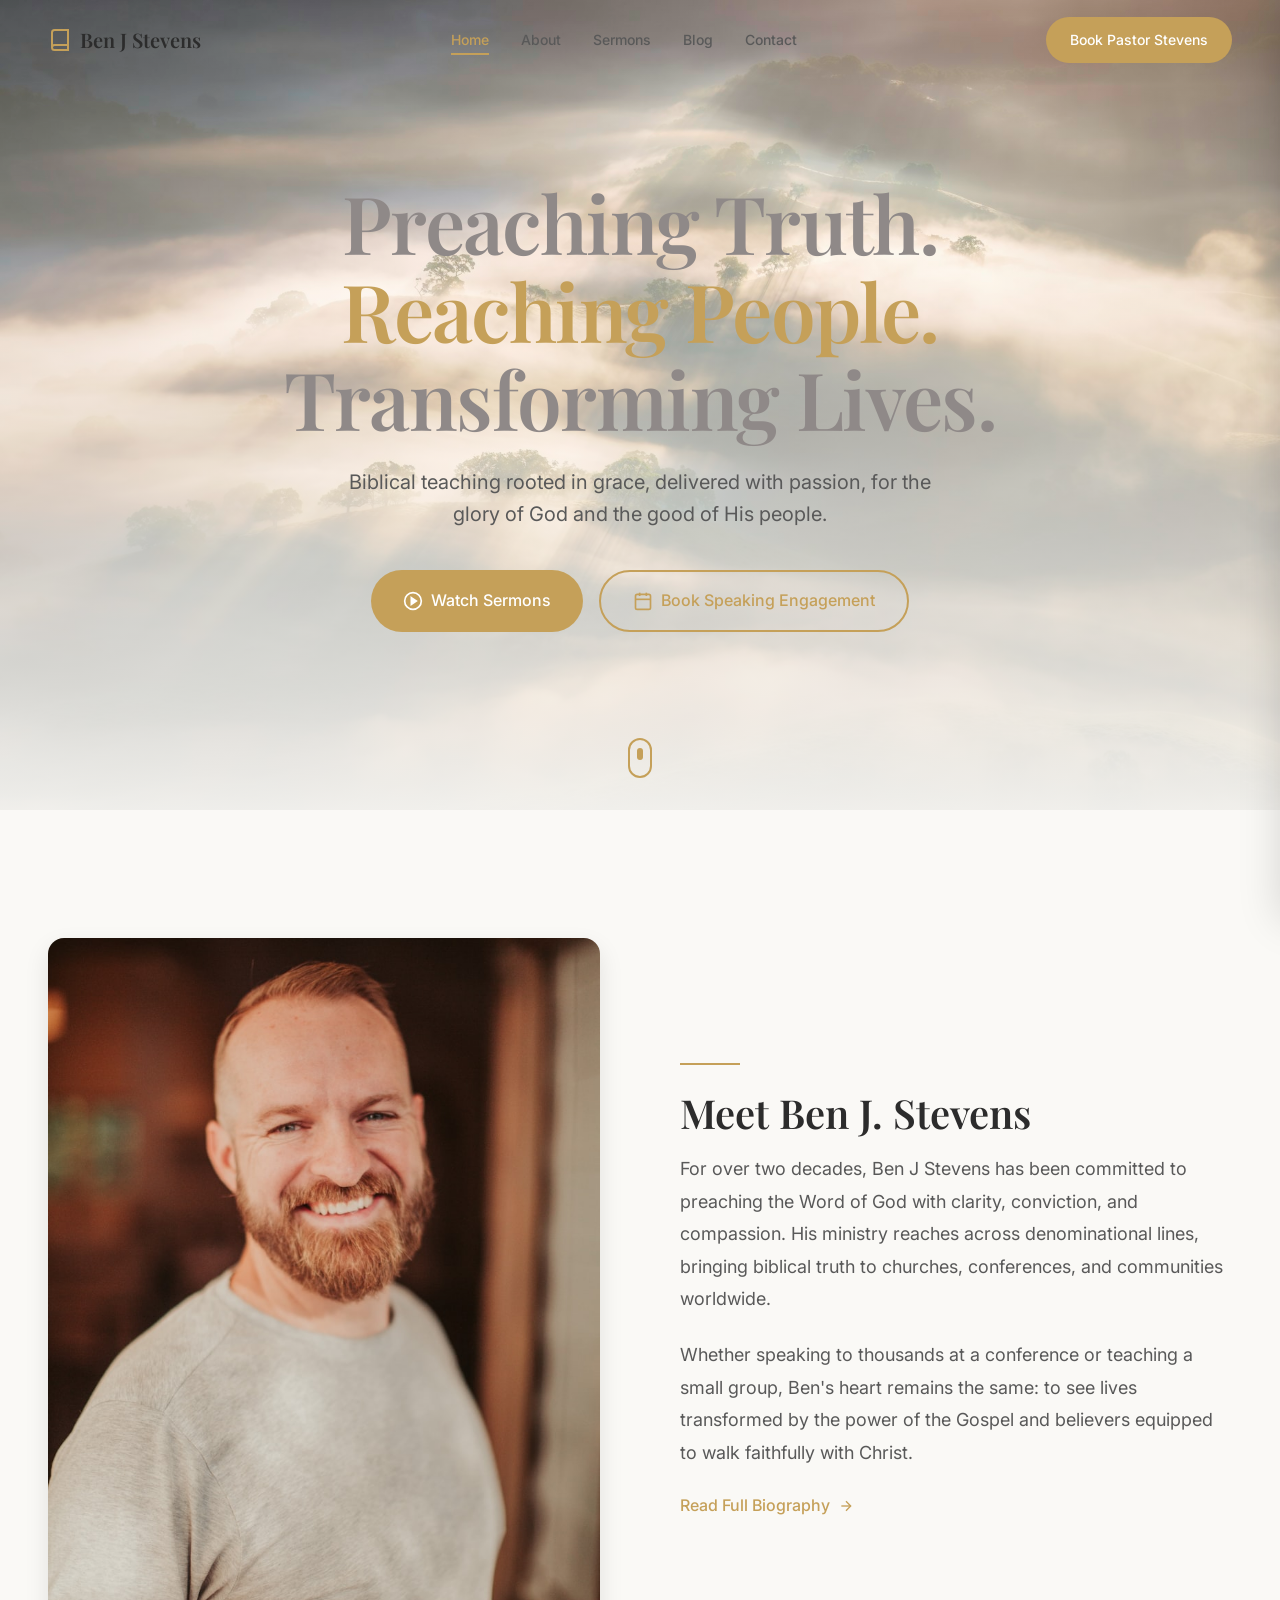
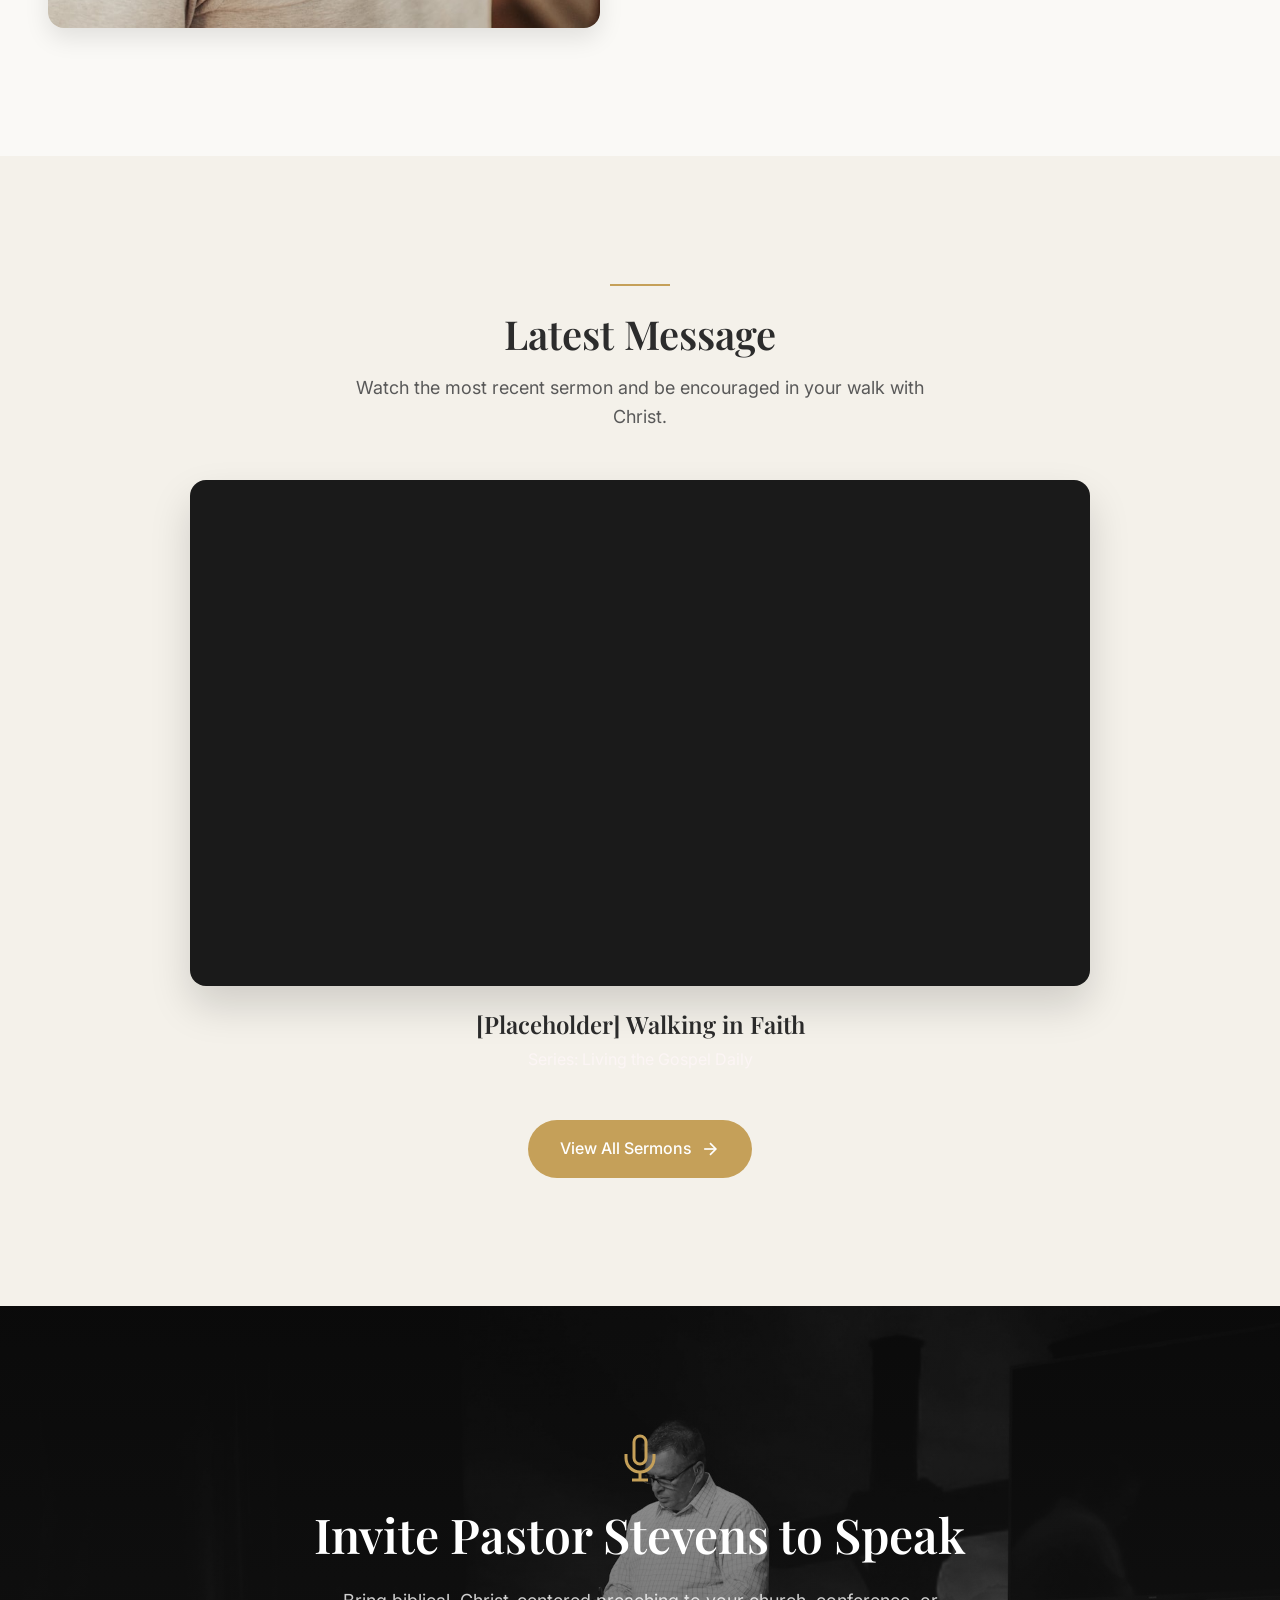
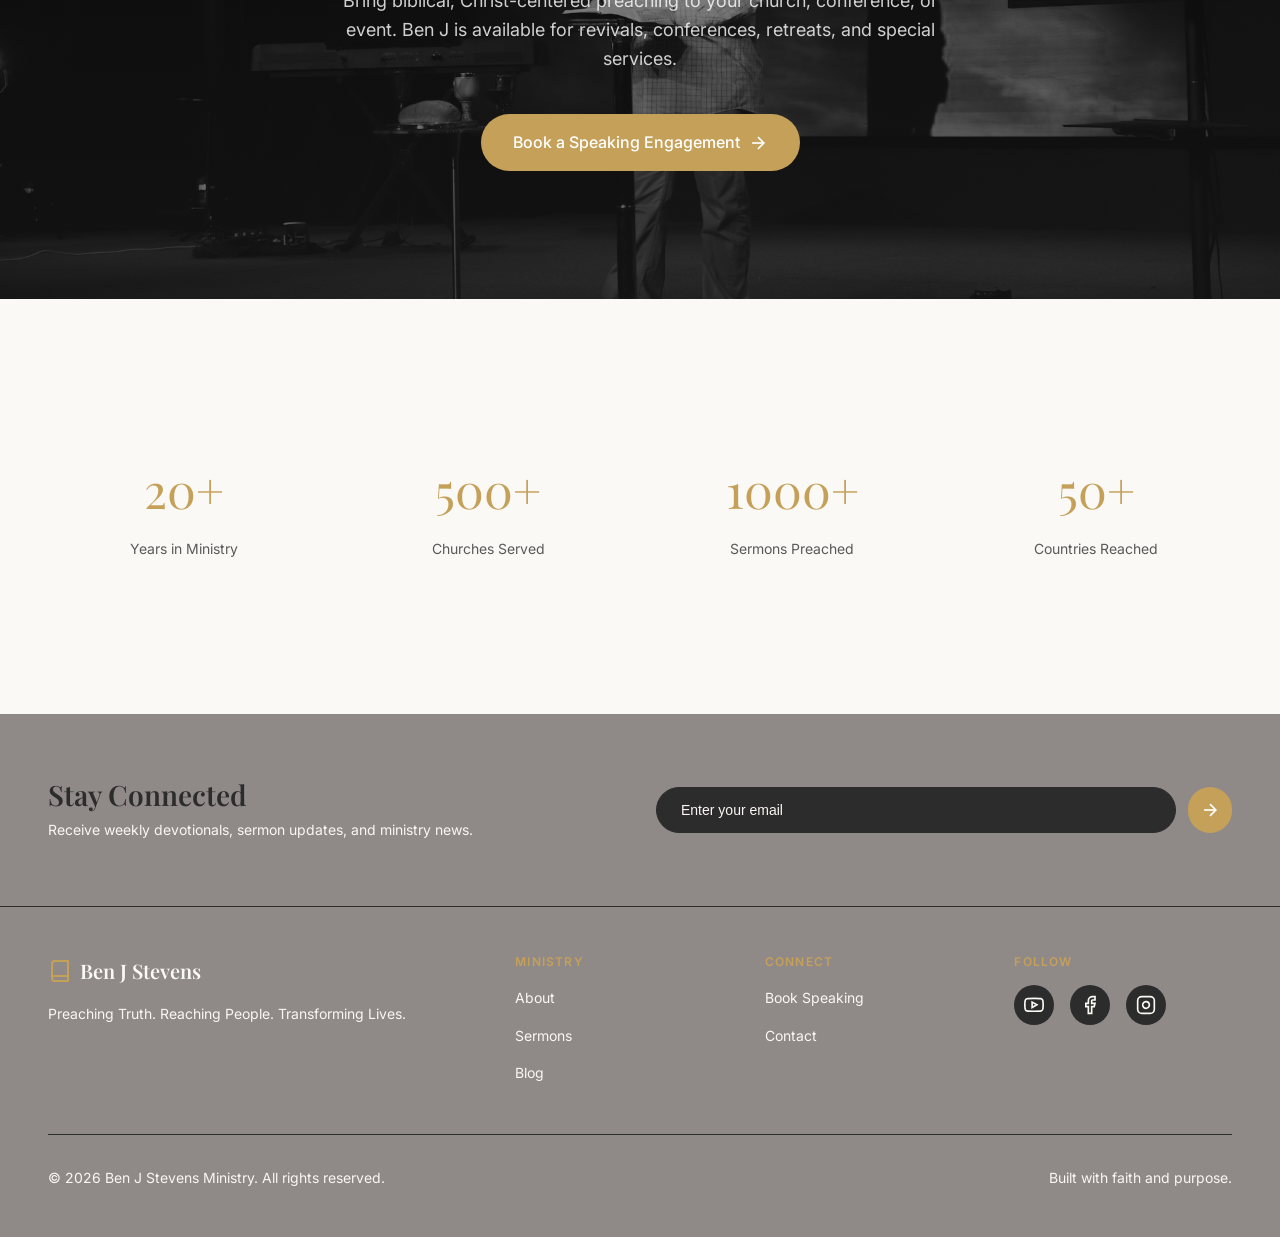
<file: index.html>
<!DOCTYPE html>
<html lang="en">
<head>
    <meta charset="UTF-8">
    <meta name="viewport" content="width=device-width, initial-scale=1.0">
    <meta name="description" content="Ben J Stevens Ministry - Preaching Truth. Reaching People. Transforming Lives. Biblical teaching rooted in grace, delivered with passion.">
    <meta name="keywords" content="Ben J Stevens, preaching, ministry, sermons, biblical teaching, Christian speaker">
    <title>Ben J Stevens Ministry | Preaching Truth. Reaching People. Transforming Lives.</title>
    <link rel="stylesheet" href="styles.css">
    <link rel="preconnect" href="https://fonts.googleapis.com">
    <link rel="preconnect" href="https://fonts.gstatic.com" crossorigin>
    <link href="https://fonts.googleapis.com/css2?family=Playfair+Display:wght@400;500;600;700&family=Inter:wght@300;400;500;600;700&display=swap" rel="stylesheet">
</head>
<body>
    <!-- Header -->
    <header id="main-header" class="header">
        <div class="header-container">
            <a href="index.html" class="logo">
                <svg class="logo-icon" viewBox="0 0 24 24" fill="none" stroke="currentColor" stroke-width="2">
                    <path d="M4 19.5A2.5 2.5 0 0 1 6.5 17H20"></path>
                    <path d="M6.5 2H20v20H6.5A2.5 2.5 0 0 1 4 19.5v-15A2.5 2.5 0 0 1 6.5 2z"></path>
                </svg>
                <span>Ben J Stevens</span>
            </a>
            
            <nav class="nav-desktop">
                <a href="index.html" class="nav-link active">Home</a>
                <a href="about.html" class="nav-link">About</a>
                <a href="sermons.html" class="nav-link">Sermons</a>
                <a href="blog.html" class="nav-link">Blog</a>
                <a href="contact.html" class="nav-link">Contact</a>
            </nav>
            
            <a href="bookings.html" class="btn btn-primary btn-nav">Book Pastor Stevens</a>
            
            <button class="mobile-menu-btn" id="mobile-menu-btn" aria-label="Open menu">
                <svg viewBox="0 0 24 24" fill="none" stroke="currentColor" stroke-width="2">
                    <line x1="3" y1="12" x2="21" y2="12"></line>
                    <line x1="3" y1="6" x2="21" y2="6"></line>
                    <line x1="3" y1="18" x2="21" y2="18"></line>
                </svg>
            </button>
        </div>
    </header>
    
    <!-- Mobile Menu -->
    <div class="mobile-menu" id="mobile-menu">
        <div class="mobile-menu-content">
            <button class="mobile-menu-close" id="mobile-menu-close" aria-label="Close menu">
                <svg viewBox="0 0 24 24" fill="none" stroke="currentColor" stroke-width="2">
                    <line x1="18" y1="6" x2="6" y2="18"></line>
                    <line x1="6" y1="6" x2="18" y2="18"></line>
                </svg>
            </button>
            <nav class="mobile-nav">
                <a href="index.html" class="mobile-nav-link">Home</a>
                <a href="about.html" class="mobile-nav-link">About</a>
                <a href="sermons.html" class="mobile-nav-link">Sermons</a>
                <a href="blog.html" class="mobile-nav-link">Blog</a>
                <a href="contact.html" class="mobile-nav-link">Contact</a>
                <a href="bookings.html" class="btn btn-primary btn-full">Book Pastor Stevens</a>
            </nav>
        </div>
    </div>

    <!-- Hero Section -->
    <section class="hero">
        <!-- REPLACE: Update background image in styles.css .hero or use inline style -->
        <div class="hero-overlay"></div>
        <div class="hero-content">
            <h1 class="hero-title animate-fade-in">
                Preaching Truth.<br>
                <span class="text-gold">Reaching People.</span><br>
                Transforming Lives.
            </h1>
            <p class="hero-subtitle animate-fade-in delay-1">
                Biblical teaching rooted in grace, delivered with passion, for the glory of God and the good of His people.
            </p>
            <div class="hero-buttons animate-fade-in delay-2">
                <a href="sermons.html" class="btn btn-primary btn-lg">
                    <svg class="btn-icon" viewBox="0 0 24 24" fill="none" stroke="currentColor" stroke-width="2">
                        <circle cx="12" cy="12" r="10"></circle>
                        <polygon points="10 8 16 12 10 16 10 8" fill="currentColor"></polygon>
                    </svg>
                    Watch Sermons
                </a>
                <a href="bookings.html" class="btn btn-outline btn-lg">
                    <svg class="btn-icon" viewBox="0 0 24 24" fill="none" stroke="currentColor" stroke-width="2">
                        <rect x="3" y="4" width="18" height="18" rx="2" ry="2"></rect>
                        <line x1="16" y1="2" x2="16" y2="6"></line>
                        <line x1="8" y1="2" x2="8" y2="6"></line>
                        <line x1="3" y1="10" x2="21" y2="10"></line>
                    </svg>
                    Book Speaking Engagement
                </a>
            </div>
        </div>
        <div class="scroll-indicator">
            <div class="scroll-mouse">
                <div class="scroll-dot"></div>
            </div>
        </div>
    </section>

    <!-- Bio Intro Section -->
    <section class="section bg-off-white">
        <div class="container">
            <div class="bio-grid">
                <div class="bio-image-wrapper">
                    <!-- REPLACE: Replace src with actual profile image -->
                    <img src="images/profile-placeholder.jpg" alt="Ben J Stevens" class="bio-image">
                    <div class="bio-image-accent"></div>
                </div>
                <div class="bio-content">
                    <div class="section-divider"></div>
                    <h2 class="section-title">Meet Ben J. Stevens</h2>
                    <p class="bio-text">
                        For over two decades, Ben J Stevens has been committed to preaching the Word of God with clarity, conviction, and compassion. His ministry reaches across denominational lines, bringing biblical truth to churches, conferences, and communities worldwide.
                    </p>
                    <p class="bio-text">
                        Whether speaking to thousands at a conference or teaching a small group, Ben's heart remains the same: to see lives transformed by the power of the Gospel and believers equipped to walk faithfully with Christ.
                    </p>
                    <a href="about.html" class="link-arrow">
                        Read Full Biography
                        <svg class="link-arrow-icon" viewBox="0 0 24 24" fill="none" stroke="currentColor" stroke-width="2">
                            <line x1="5" y1="12" x2="19" y2="12"></line>
                            <polyline points="12 5 19 12 12 19"></polyline>
                        </svg>
                    </a>
                </div>
            </div>
        </div>
    </section>

    <!-- Featured Video Section -->
    <section class="section bg-cream">
        <div class="container">
            <div class="section-header">
                <div class="section-divider center"></div>
                <h2 class="section-title center">Latest Message</h2>
                <p class="section-subtitle">Watch the most recent sermon and be encouraged in your walk with Christ.</p>
            </div>
            
            <div class="video-wrapper">
                <!-- REPLACE: Update YouTube embed URL with actual sermon video -->
                <div class="video-container">
                    <iframe 
                        src="https://www.youtube.com/embed/dQw4w9WgXcQ" 
                        title="Featured Sermon"
                        frameborder="0" 
                        allow="accelerometer; autoplay; clipboard-write; encrypted-media; gyroscope; picture-in-picture" 
                        allowfullscreen>
                    </iframe>
                </div>
                <div class="video-info">
                    <!-- REPLACE: Update sermon title and series -->
                    <h3 class="video-title">[Placeholder] Walking in Faith</h3>
                    <p class="video-series">Series: Living the Gospel Daily</p>
                </div>
            </div>
            
            <div class="section-cta">
                <a href="sermons.html" class="btn btn-primary btn-lg">
                    View All Sermons
                    <svg class="btn-icon-right" viewBox="0 0 24 24" fill="none" stroke="currentColor" stroke-width="2">
                        <line x1="5" y1="12" x2="19" y2="12"></line>
                        <polyline points="12 5 19 12 12 19"></polyline>
                    </svg>
                </a>
            </div>
        </div>
    </section>

    <!-- Speaking CTA Section -->
    <section class="speaking-cta">
        <!-- REPLACE: Update background image in styles.css .speaking-cta -->
        <div class="speaking-cta-overlay"></div>
        <div class="speaking-cta-content">
            <div class="speaking-cta-icon">
                <svg viewBox="0 0 24 24" fill="none" stroke="currentColor" stroke-width="1.5">
                    <path d="M12 1a3 3 0 0 0-3 3v8a3 3 0 0 0 6 0V4a3 3 0 0 0-3-3z"></path>
                    <path d="M19 10v2a7 7 0 0 1-14 0v-2"></path>
                    <line x1="12" y1="19" x2="12" y2="23"></line>
                    <line x1="8" y1="23" x2="16" y2="23"></line>
                </svg>
            </div>
            <h2 class="speaking-cta-title">Invite Pastor Stevens to Speak</h2>
            <p class="speaking-cta-text">
                Bring biblical, Christ-centered preaching to your church, conference, or event. Ben J is available for revivals, conferences, retreats, and special services.
            </p>
            <a href="bookings.html" class="btn btn-primary btn-lg btn-lift">
                Book a Speaking Engagement
                <svg class="btn-icon-right" viewBox="0 0 24 24" fill="none" stroke="currentColor" stroke-width="2">
                    <line x1="5" y1="12" x2="19" y2="12"></line>
                    <polyline points="12 5 19 12 12 19"></polyline>
                </svg>
            </a>
        </div>
    </section>

    <!-- Ministry Stats -->
    <section class="section bg-off-white">
        <div class="container">
            <div class="stats-grid">
                <!-- REPLACE: Update stats with actual numbers -->
                <div class="stat-item">
                    <span class="stat-number">20+</span>
                    <span class="stat-label">Years in Ministry</span>
                </div>
                <div class="stat-item">
                    <span class="stat-number">500+</span>
                    <span class="stat-label">Churches Served</span>
                </div>
                <div class="stat-item">
                    <span class="stat-number">1000+</span>
                    <span class="stat-label">Sermons Preached</span>
                </div>
                <div class="stat-item">
                    <span class="stat-number">50+</span>
                    <span class="stat-label">Countries Reached</span>
                </div>
            </div>
        </div>
    </section>

    <!-- Footer -->
    <footer class="footer">
        <!-- Newsletter Section -->
        <div class="footer-newsletter">
            <div class="container">
                <div class="newsletter-grid">
                    <div class="newsletter-content">
                        <h3 class="newsletter-title">Stay Connected</h3>
                        <p class="newsletter-text">Receive weekly devotionals, sermon updates, and ministry news.</p>
                    </div>
                    <form class="newsletter-form" id="footer-newsletter-form">
                        <input type="email" placeholder="Enter your email" class="newsletter-input" required>
                        <button type="submit" class="btn btn-primary btn-icon-only" aria-label="Subscribe">
                            <svg viewBox="0 0 24 24" fill="none" stroke="currentColor" stroke-width="2">
                                <line x1="5" y1="12" x2="19" y2="12"></line>
                                <polyline points="12 5 19 12 12 19"></polyline>
                            </svg>
                        </button>
                    </form>
                </div>
            </div>
        </div>
        
        <!-- Main Footer -->
        <div class="footer-main">
            <div class="container">
                <div class="footer-grid">
                    <div class="footer-brand">
                        <a href="index.html" class="footer-logo">
                            <svg class="logo-icon" viewBox="0 0 24 24" fill="none" stroke="currentColor" stroke-width="2">
                                <path d="M4 19.5A2.5 2.5 0 0 1 6.5 17H20"></path>
                                <path d="M6.5 2H20v20H6.5A2.5 2.5 0 0 1 4 19.5v-15A2.5 2.5 0 0 1 6.5 2z"></path>
                            </svg>
                            <span>Ben J Stevens</span>
                        </a>
                        <p class="footer-tagline">Preaching Truth. Reaching People. Transforming Lives.</p>
                    </div>
                    
                    <div class="footer-links">
                        <h4 class="footer-heading">Ministry</h4>
                        <ul>
                            <li><a href="about.html">About</a></li>
                            <li><a href="sermons.html">Sermons</a></li>
                            <li><a href="blog.html">Blog</a></li>
                        </ul>
                    </div>
                    
                    <div class="footer-links">
                        <h4 class="footer-heading">Connect</h4>
                        <ul>
                            <li><a href="bookings.html">Book Speaking</a></li>
                            <li><a href="contact.html">Contact</a></li>
                        </ul>
                    </div>
                    
                    <div class="footer-social">
                        <h4 class="footer-heading">Follow</h4>
                        <div class="social-links">
                            <!-- REPLACE: Update href with actual social media URLs -->
                            <a href="https://youtube.com" target="_blank" rel="noopener noreferrer" class="social-link" aria-label="YouTube">
                                <svg viewBox="0 0 24 24" fill="none" stroke="currentColor" stroke-width="2">
                                    <path d="M22.54 6.42a2.78 2.78 0 0 0-1.94-2C18.88 4 12 4 12 4s-6.88 0-8.6.46a2.78 2.78 0 0 0-1.94 2A29 29 0 0 0 1 11.75a29 29 0 0 0 .46 5.33A2.78 2.78 0 0 0 3.4 19c1.72.46 8.6.46 8.6.46s6.88 0 8.6-.46a2.78 2.78 0 0 0 1.94-2 29 29 0 0 0 .46-5.25 29 29 0 0 0-.46-5.33z"></path>
                                    <polygon points="9.75 15.02 15.5 11.75 9.75 8.48 9.75 15.02"></polygon>
                                </svg>
                            </a>
                            <a href="https://facebook.com" target="_blank" rel="noopener noreferrer" class="social-link" aria-label="Facebook">
                                <svg viewBox="0 0 24 24" fill="none" stroke="currentColor" stroke-width="2">
                                    <path d="M18 2h-3a5 5 0 0 0-5 5v3H7v4h3v8h4v-8h3l1-4h-4V7a1 1 0 0 1 1-1h3z"></path>
                                </svg>
                            </a>
                            <a href="https://instagram.com" target="_blank" rel="noopener noreferrer" class="social-link" aria-label="Instagram">
                                <svg viewBox="0 0 24 24" fill="none" stroke="currentColor" stroke-width="2">
                                    <rect x="2" y="2" width="20" height="20" rx="5" ry="5"></rect>
                                    <path d="M16 11.37A4 4 0 1 1 12.63 8 4 4 0 0 1 16 11.37z"></path>
                                    <line x1="17.5" y1="6.5" x2="17.51" y2="6.5"></line>
                                </svg>
                            </a>
                        </div>
                    </div>
                </div>
                
                <div class="footer-bottom">
                    <p>&copy; <span id="current-year"></span> Ben J Stevens Ministry. All rights reserved.</p>
                    <p>Built with faith and purpose.</p>
                </div>
            </div>
        </div>
    </footer>

    <!-- Toast Container -->
    <div id="toast-container"></div>

    <script src="script.js"></script>
</body>
</html>
</file>
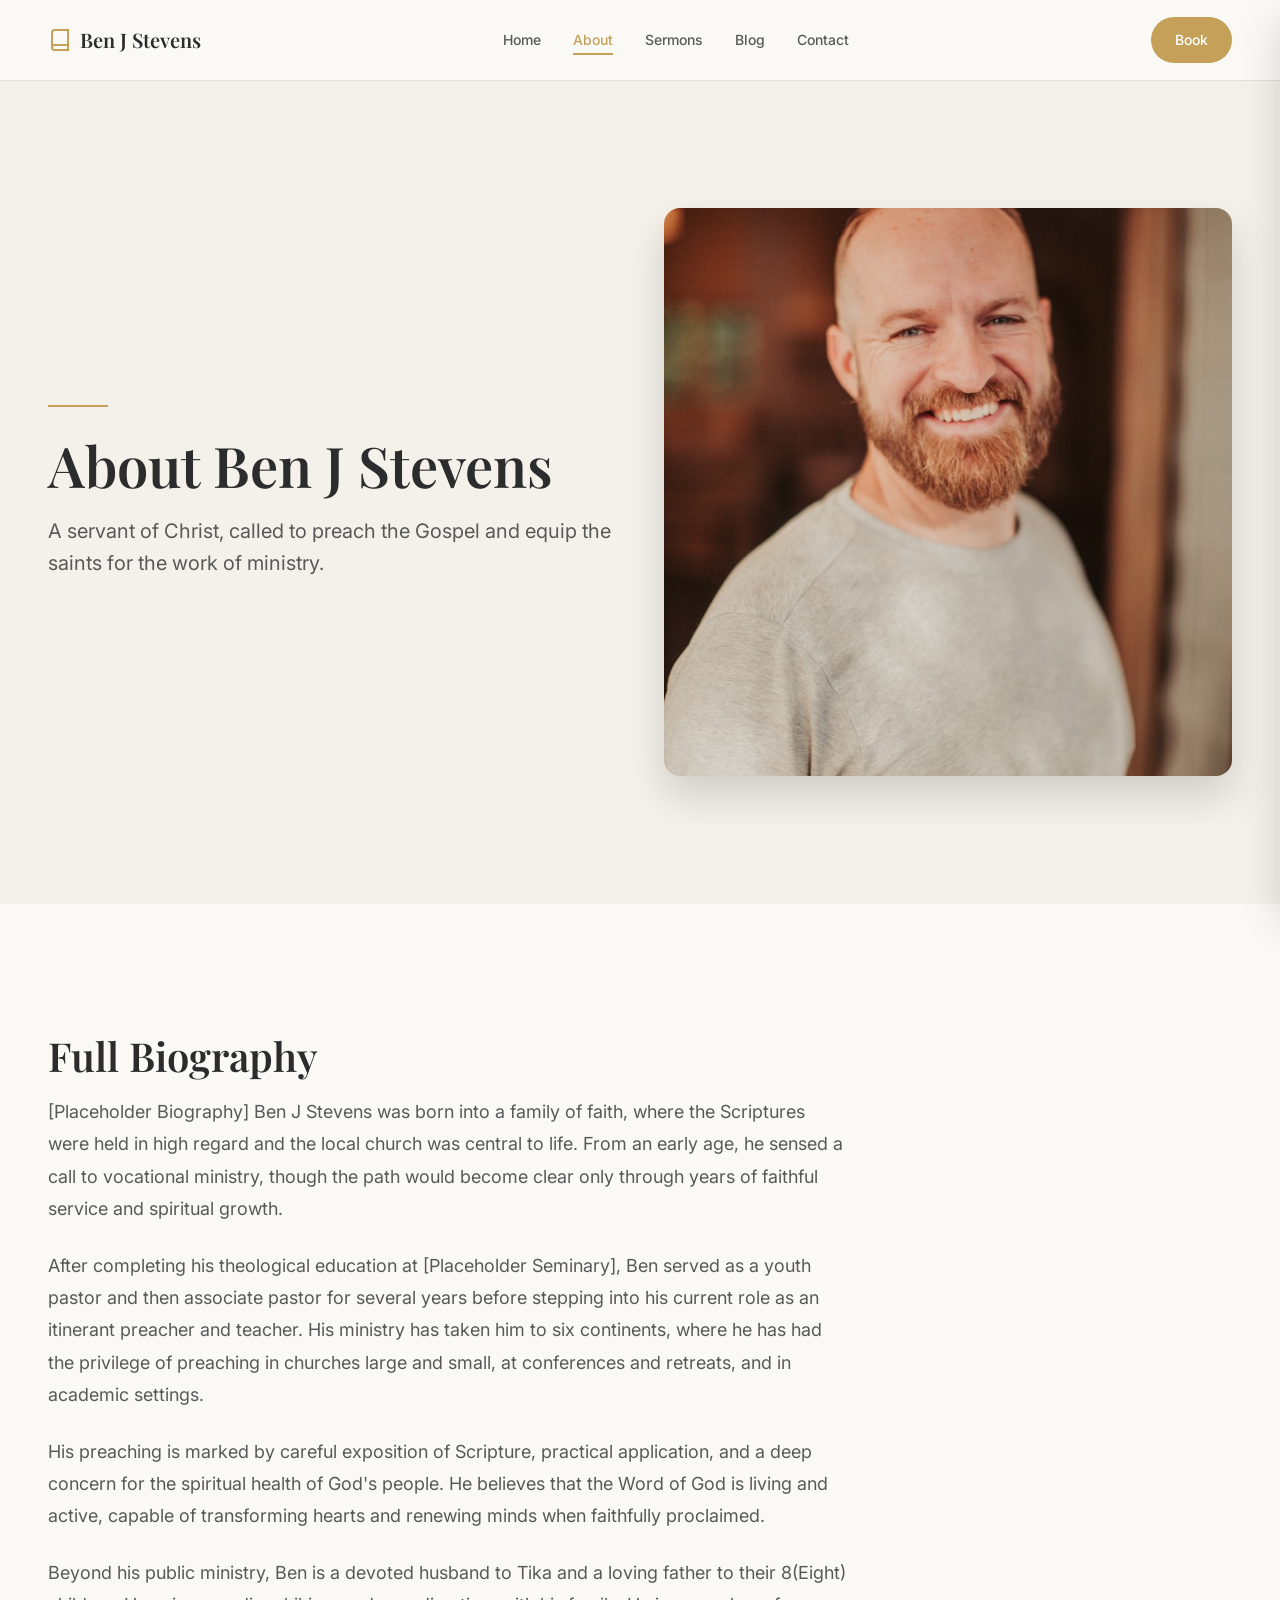
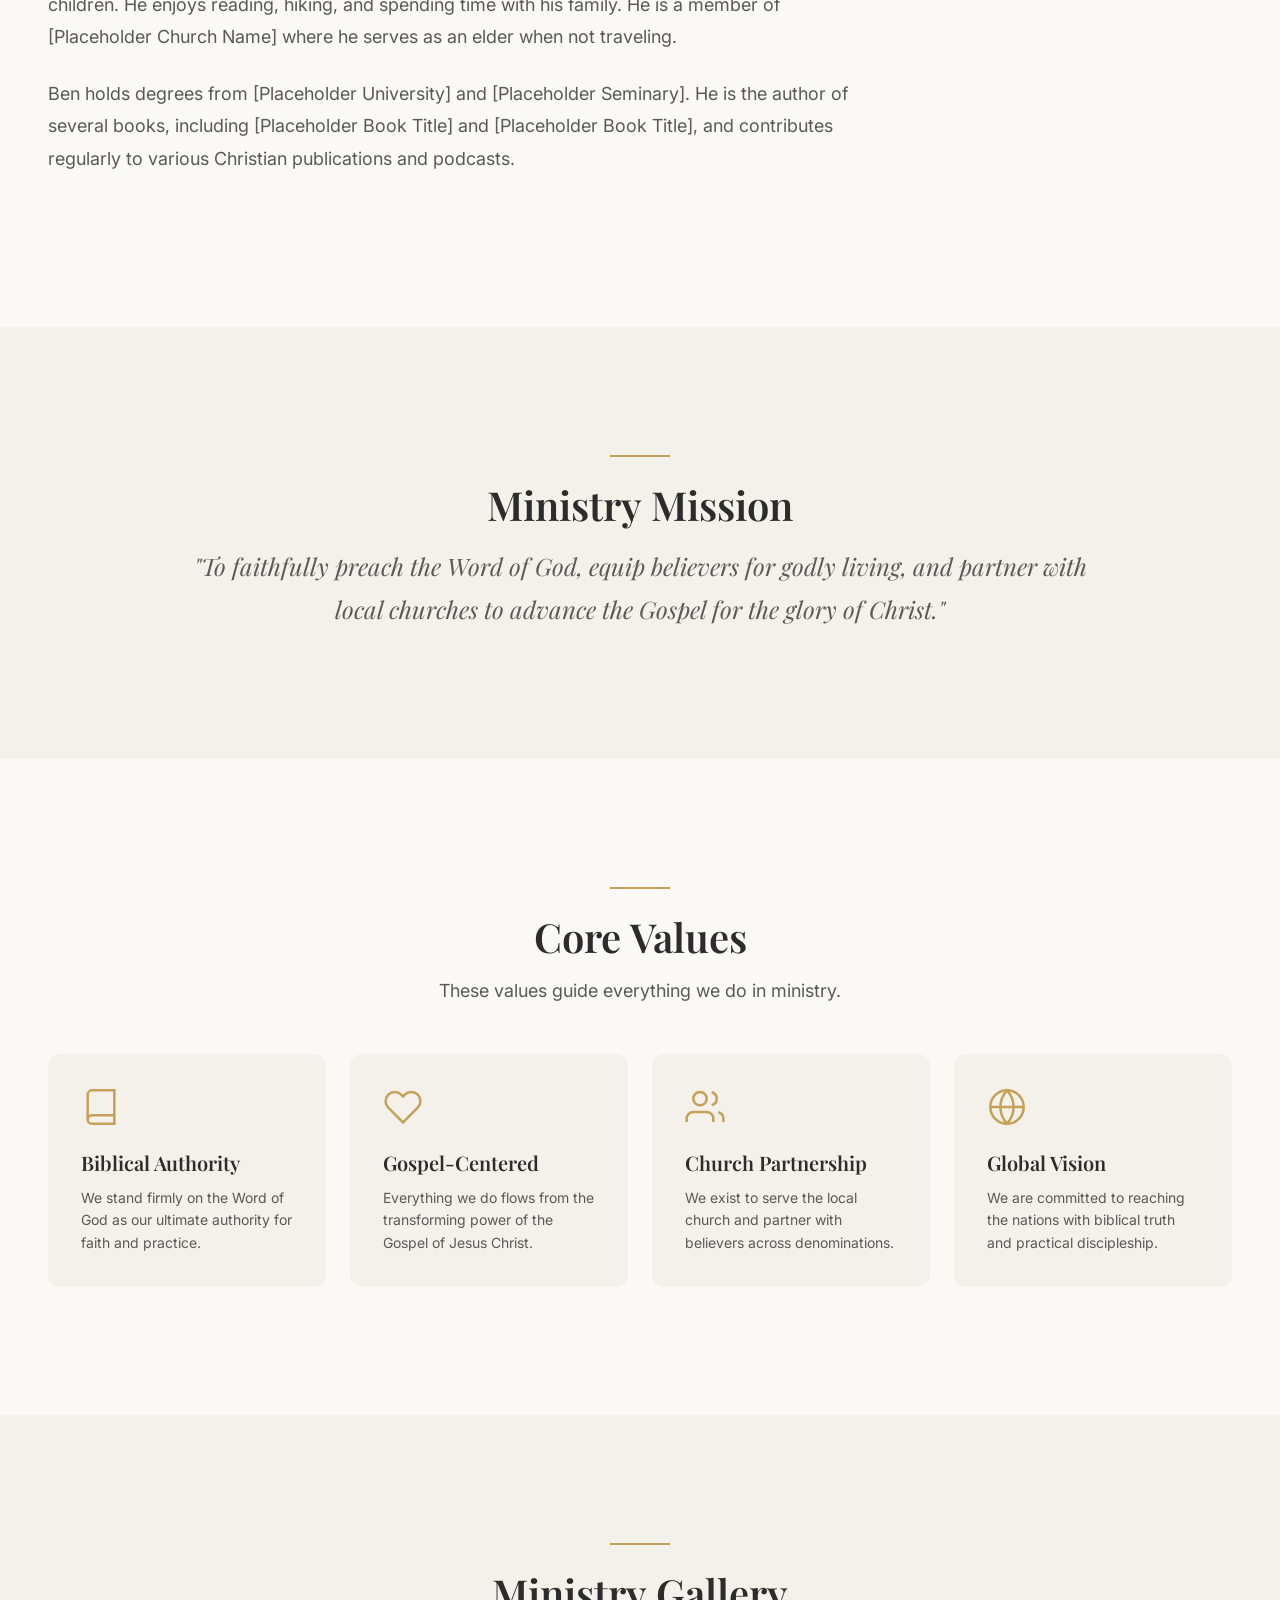
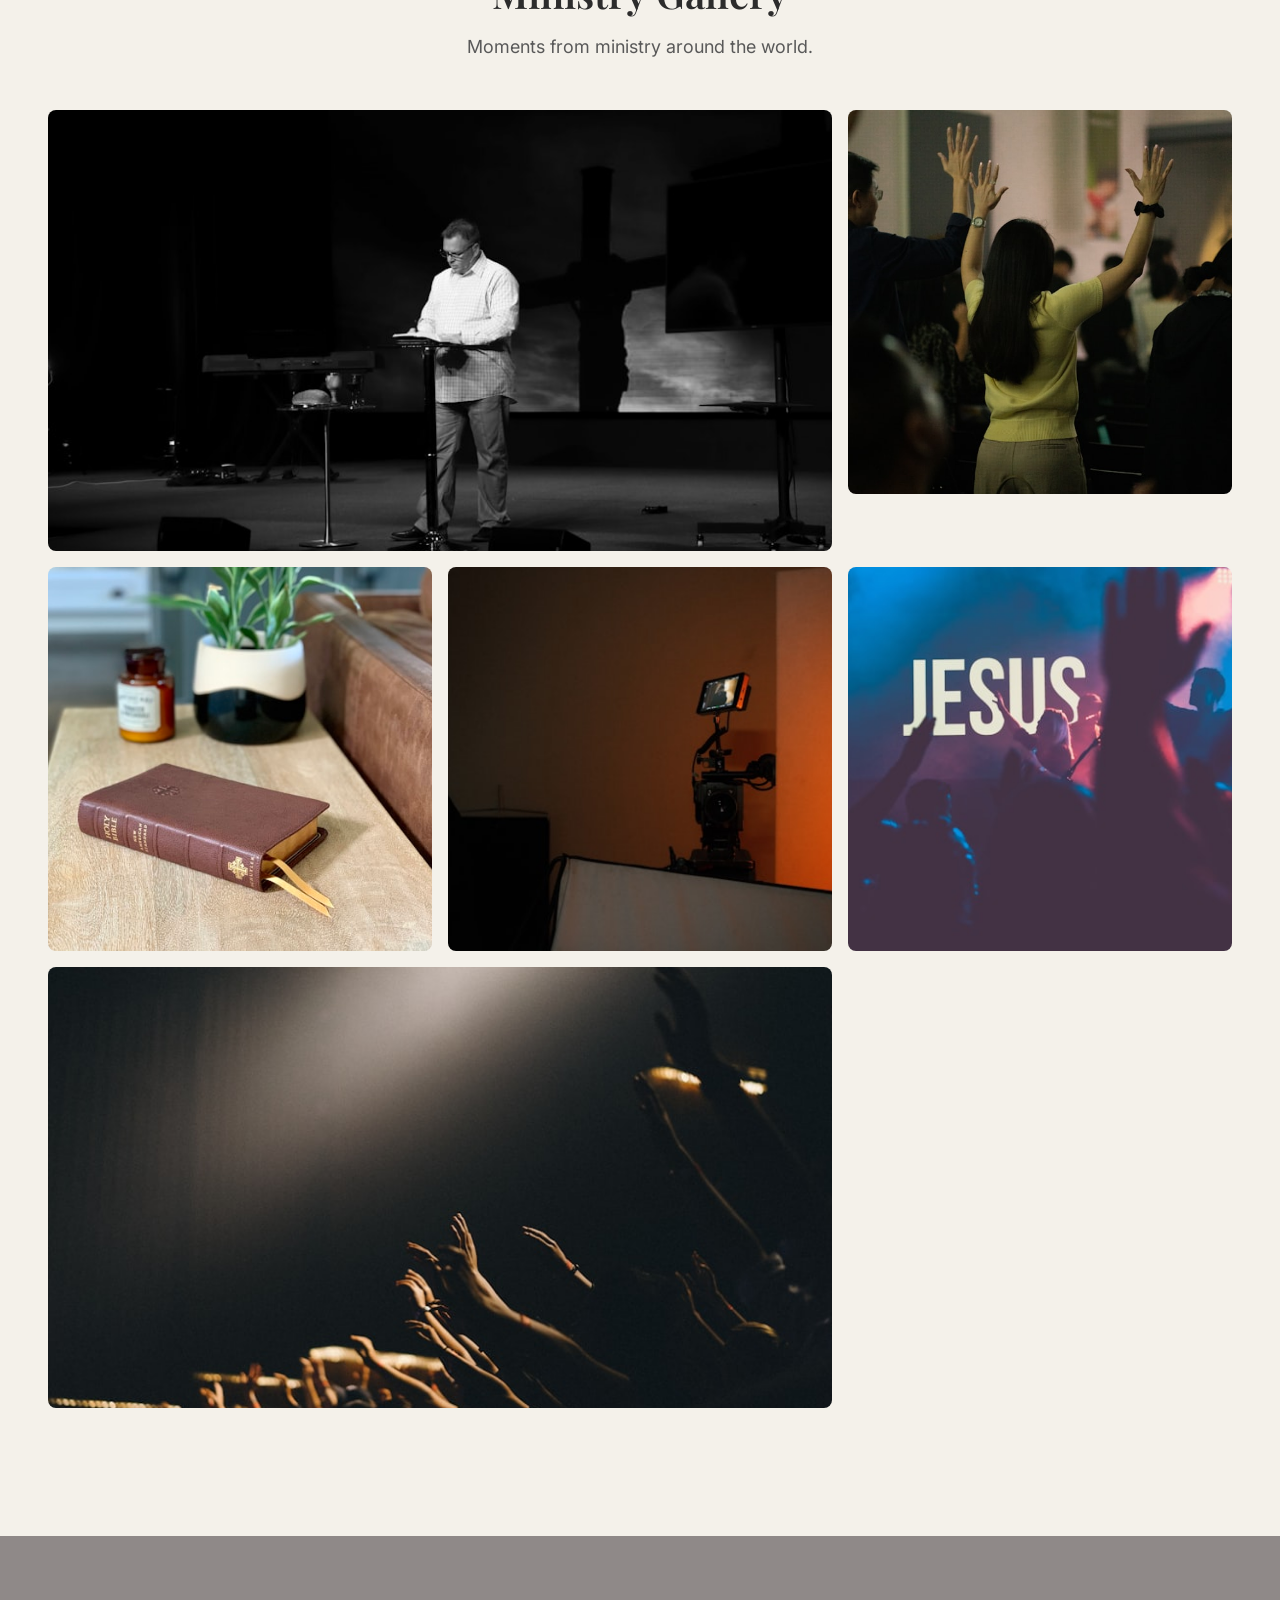
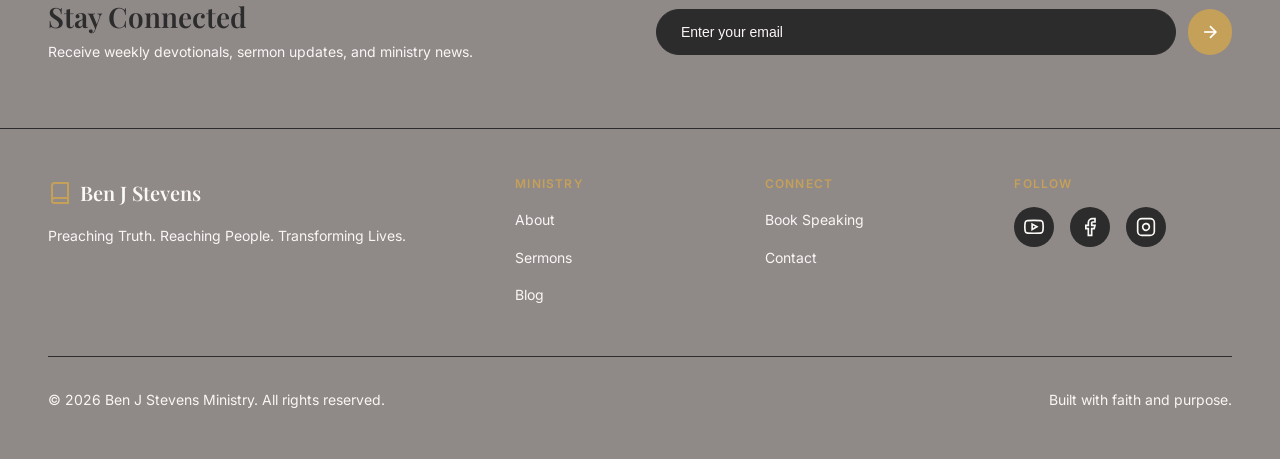
<file: about.html>
<!DOCTYPE html>
<html lang="en">
<head>
    <meta charset="UTF-8">
    <meta name="viewport" content="width=device-width, initial-scale=1.0">
    <meta name="description" content="Learn about Ben J Stevens - A servant of Christ, called to preach the Gospel and equip the saints for the work of ministry.">
    <title>About | Ben J Stevens Ministry</title>
    <link rel="stylesheet" href="styles.css">
    <link rel="preconnect" href="https://fonts.googleapis.com">
    <link rel="preconnect" href="https://fonts.gstatic.com" crossorigin>
    <link href="https://fonts.googleapis.com/css2?family=Playfair+Display:wght@400;500;600;700&family=Inter:wght@300;400;500;600;700&display=swap" rel="stylesheet">
</head>
<body>
    <!-- Header -->
    <header id="main-header" class="header header-solid">
        <div class="header-container">
            <a href="index.html" class="logo">
                <svg class="logo-icon" viewBox="0 0 24 24" fill="none" stroke="currentColor" stroke-width="2">
                    <path d="M4 19.5A2.5 2.5 0 0 1 6.5 17H20"></path>
                    <path d="M6.5 2H20v20H6.5A2.5 2.5 0 0 1 4 19.5v-15A2.5 2.5 0 0 1 6.5 2z"></path>
                </svg>
                <span>Ben J Stevens</span>
            </a>
            
            <nav class="nav-desktop">
                <a href="index.html" class="nav-link">Home</a>
                <a href="about.html" class="nav-link active">About</a>
                <a href="sermons.html" class="nav-link">Sermons</a>
                <a href="blog.html" class="nav-link">Blog</a>
                <a href="contact.html" class="nav-link">Contact</a>
            </nav>
            
            <a href="bookings.html" class="btn btn-primary btn-nav">Book</a>
            
            <button class="mobile-menu-btn" id="mobile-menu-btn" aria-label="Open menu">
                <svg viewBox="0 0 24 24" fill="none" stroke="currentColor" stroke-width="2">
                    <line x1="3" y1="12" x2="21" y2="12"></line>
                    <line x1="3" y1="6" x2="21" y2="6"></line>
                    <line x1="3" y1="18" x2="21" y2="18"></line>
                </svg>
            </button>
        </div>
    </header>
    
    <!-- Mobile Menu -->
    <div class="mobile-menu" id="mobile-menu">
        <div class="mobile-menu-content">
            <button class="mobile-menu-close" id="mobile-menu-close" aria-label="Close menu">
                <svg viewBox="0 0 24 24" fill="none" stroke="currentColor" stroke-width="2">
                    <line x1="18" y1="6" x2="6" y2="18"></line>
                    <line x1="6" y1="6" x2="18" y2="18"></line>
                </svg>
            </button>
            <nav class="mobile-nav">
                <a href="index.html" class="mobile-nav-link">Home</a>
                <a href="about.html" class="mobile-nav-link">About</a>
                <a href="sermons.html" class="mobile-nav-link">Sermons</a>
                <a href="blog.html" class="mobile-nav-link">Blog</a>
                <a href="contact.html" class="mobile-nav-link">Contact</a>
                <a href="bookings.html" class="btn btn-primary btn-full">Book</a>
            </nav>
        </div>
    </div>

    <main class="page-content">
        <!-- Hero Section -->
        <section class="page-hero bg-cream">
            <div class="container">
                <div class="page-hero-grid">
                    <div class="page-hero-content">
                        <div class="section-divider"></div>
                        <h1 class="page-title">About Ben J Stevens</h1>
                        <p class="page-subtitle">A servant of Christ, called to preach the Gospel and equip the saints for the work of ministry.</p>
                    </div>
                    <div class="page-hero-image">
                        <!-- REPLACE: Replace src with actual portrait image -->
                        <img src="images/profile-placeholder.jpg" alt="Ben J Stevens Portrait" class="hero-portrait">
                        <div class="hero-portrait-accent"></div>
                    </div>
                </div>
            </div>
        </section>

        <!-- Biography Section -->
        <section class="section bg-off-white">
            <div class="container">
                <div class="content-narrow">
                    <h2 class="section-title">Full Biography</h2>
                    <!-- REPLACE: Update biography text with actual content -->
                    <div class="prose">
                        <p>[Placeholder Biography] Ben J Stevens was born into a family of faith, where the Scriptures were held in high regard and the local church was central to life. From an early age, he sensed a call to vocational ministry, though the path would become clear only through years of faithful service and spiritual growth.</p>
                        
                        <p>After completing his theological education at [Placeholder Seminary], Ben served as a youth pastor and then associate pastor for several years before stepping into his current role as an itinerant preacher and teacher. His ministry has taken him to six continents, where he has had the privilege of preaching in churches large and small, at conferences and retreats, and in academic settings.</p>
                        
                        <p>His preaching is marked by careful exposition of Scripture, practical application, and a deep concern for the spiritual health of God's people. He believes that the Word of God is living and active, capable of transforming hearts and renewing minds when faithfully proclaimed.</p>
                        
                        <p>Beyond his public ministry, Ben is a devoted husband to Tika and a loving father to their 8(Eight) children. He enjoys reading, hiking, and spending time with his family. He is a member of [Placeholder Church Name] where he serves as an elder when not traveling.</p>
                        
                        <p>Ben holds degrees from [Placeholder University] and [Placeholder Seminary]. He is the author of several books, including [Placeholder Book Title] and [Placeholder Book Title], and contributes regularly to various Christian publications and podcasts.</p>
                    </div>
                </div>
            </div>
        </section>

        <!-- Mission Section -->
        <section class="section bg-cream">
            <div class="container">
                <div class="mission-content">
                    <div class="section-divider center"></div>
                    <h2 class="section-title center">Ministry Mission</h2>
                    <!-- REPLACE: Update mission statement if needed -->
                    <blockquote class="mission-quote">
                        "To faithfully preach the Word of God, equip believers for godly living, and partner with local churches to advance the Gospel for the glory of Christ."
                    </blockquote>
                </div>
            </div>
        </section>

        <!-- Values Section -->
        <section class="section bg-off-white">
            <div class="container">
                <div class="section-header">
                    <div class="section-divider center"></div>
                    <h2 class="section-title center">Core Values</h2>
                    <p class="section-subtitle">These values guide everything we do in ministry.</p>
                </div>
                
                <div class="values-grid">
                    <div class="value-card">
                        <svg class="value-icon" viewBox="0 0 24 24" fill="none" stroke="currentColor" stroke-width="1.5">
                            <path d="M4 19.5A2.5 2.5 0 0 1 6.5 17H20"></path>
                            <path d="M6.5 2H20v20H6.5A2.5 2.5 0 0 1 4 19.5v-15A2.5 2.5 0 0 1 6.5 2z"></path>
                        </svg>
                        <h3 class="value-title">Biblical Authority</h3>
                        <p class="value-text">We stand firmly on the Word of God as our ultimate authority for faith and practice.</p>
                    </div>
                    <div class="value-card">
                        <svg class="value-icon" viewBox="0 0 24 24" fill="none" stroke="currentColor" stroke-width="1.5">
                            <path d="M20.84 4.61a5.5 5.5 0 0 0-7.78 0L12 5.67l-1.06-1.06a5.5 5.5 0 0 0-7.78 7.78l1.06 1.06L12 21.23l7.78-7.78 1.06-1.06a5.5 5.5 0 0 0 0-7.78z"></path>
                        </svg>
                        <h3 class="value-title">Gospel-Centered</h3>
                        <p class="value-text">Everything we do flows from the transforming power of the Gospel of Jesus Christ.</p>
                    </div>
                    <div class="value-card">
                        <svg class="value-icon" viewBox="0 0 24 24" fill="none" stroke="currentColor" stroke-width="1.5">
                            <path d="M17 21v-2a4 4 0 0 0-4-4H5a4 4 0 0 0-4 4v2"></path>
                            <circle cx="9" cy="7" r="4"></circle>
                            <path d="M23 21v-2a4 4 0 0 0-3-3.87"></path>
                            <path d="M16 3.13a4 4 0 0 1 0 7.75"></path>
                        </svg>
                        <h3 class="value-title">Church Partnership</h3>
                        <p class="value-text">We exist to serve the local church and partner with believers across denominations.</p>
                    </div>
                    <div class="value-card">
                        <svg class="value-icon" viewBox="0 0 24 24" fill="none" stroke="currentColor" stroke-width="1.5">
                            <circle cx="12" cy="12" r="10"></circle>
                            <line x1="2" y1="12" x2="22" y2="12"></line>
                            <path d="M12 2a15.3 15.3 0 0 1 4 10 15.3 15.3 0 0 1-4 10 15.3 15.3 0 0 1-4-10 15.3 15.3 0 0 1 4-10z"></path>
                        </svg>
                        <h3 class="value-title">Global Vision</h3>
                        <p class="value-text">We are committed to reaching the nations with biblical truth and practical discipleship.</p>
                    </div>
                </div>
            </div>
        </section>

        <!-- Gallery Section -->
        <section class="section bg-cream">
            <div class="container">
                <div class="section-header">
                    <div class="section-divider center"></div>
                    <h2 class="section-title center">Ministry Gallery</h2>
                    <p class="section-subtitle">Moments from ministry around the world.</p>
                </div>
                
                <!-- REPLACE: Replace all gallery images with actual ministry photos -->
                <div class="gallery-grid">
                    <div class="gallery-item gallery-wide">
                        <img src="images/gallery-1.jpg" alt="Ministry moment 1">
                    </div>
                    <div class="gallery-item">
                        <img src="images/gallery-2.jpg" alt="Ministry moment 2">
                    </div>
                    <div class="gallery-item">
                        <img src="images/gallery-3.jpg" alt="Ministry moment 3">
                    </div>
                    <div class="gallery-item">
                        <img src="images/gallery-4.jpg" alt="Ministry moment 4">
                    </div>
                    <div class="gallery-item">
                        <img src="images/gallery-5.jpg" alt="Ministry moment 5">
                    </div>
                    <div class="gallery-item gallery-wide">
                        <img src="images/gallery-6.jpg" alt="Ministry moment 6">
                    </div>
                </div>
            </div>
        </section>
    </main>

    <!-- Footer -->
    <footer class="footer">
        <div class="footer-newsletter">
            <div class="container">
                <div class="newsletter-grid">
                    <div class="newsletter-content">
                        <h3 class="newsletter-title">Stay Connected</h3>
                        <p class="newsletter-text">Receive weekly devotionals, sermon updates, and ministry news.</p>
                    </div>
                    <form class="newsletter-form" id="footer-newsletter-form">
                        <input type="email" placeholder="Enter your email" class="newsletter-input" required>
                        <button type="submit" class="btn btn-primary btn-icon-only" aria-label="Subscribe">
                            <svg viewBox="0 0 24 24" fill="none" stroke="currentColor" stroke-width="2">
                                <line x1="5" y1="12" x2="19" y2="12"></line>
                                <polyline points="12 5 19 12 12 19"></polyline>
                            </svg>
                        </button>
                    </form>
                </div>
            </div>
        </div>
        
        <div class="footer-main">
            <div class="container">
                <div class="footer-grid">
                    <div class="footer-brand">
                        <a href="index.html" class="footer-logo">
                            <svg class="logo-icon" viewBox="0 0 24 24" fill="none" stroke="currentColor" stroke-width="2">
                                <path d="M4 19.5A2.5 2.5 0 0 1 6.5 17H20"></path>
                                <path d="M6.5 2H20v20H6.5A2.5 2.5 0 0 1 4 19.5v-15A2.5 2.5 0 0 1 6.5 2z"></path>
                            </svg>
                            <span>Ben J Stevens</span>
                        </a>
                        <p class="footer-tagline">Preaching Truth. Reaching People. Transforming Lives.</p>
                    </div>
                    
                    <div class="footer-links">
                        <h4 class="footer-heading">Ministry</h4>
                        <ul>
                            <li><a href="about.html">About</a></li>
                            <li><a href="sermons.html">Sermons</a></li>
                            <li><a href="blog.html">Blog</a></li>
                        </ul>
                    </div>
                    
                    <div class="footer-links">
                        <h4 class="footer-heading">Connect</h4>
                        <ul>
                            <li><a href="bookings.html">Book Speaking</a></li>
                            <li><a href="contact.html">Contact</a></li>
                        </ul>
                    </div>
                    
                    <div class="footer-social">
                        <h4 class="footer-heading">Follow</h4>
                        <div class="social-links">
                            <a href="https://youtube.com" target="_blank" rel="noopener noreferrer" class="social-link" aria-label="YouTube">
                                <svg viewBox="0 0 24 24" fill="none" stroke="currentColor" stroke-width="2">
                                    <path d="M22.54 6.42a2.78 2.78 0 0 0-1.94-2C18.88 4 12 4 12 4s-6.88 0-8.6.46a2.78 2.78 0 0 0-1.94 2A29 29 0 0 0 1 11.75a29 29 0 0 0 .46 5.33A2.78 2.78 0 0 0 3.4 19c1.72.46 8.6.46 8.6.46s6.88 0 8.6-.46a2.78 2.78 0 0 0 1.94-2 29 29 0 0 0 .46-5.25 29 29 0 0 0-.46-5.33z"></path>
                                    <polygon points="9.75 15.02 15.5 11.75 9.75 8.48 9.75 15.02"></polygon>
                                </svg>
                            </a>
                            <a href="https://facebook.com" target="_blank" rel="noopener noreferrer" class="social-link" aria-label="Facebook">
                                <svg viewBox="0 0 24 24" fill="none" stroke="currentColor" stroke-width="2">
                                    <path d="M18 2h-3a5 5 0 0 0-5 5v3H7v4h3v8h4v-8h3l1-4h-4V7a1 1 0 0 1 1-1h3z"></path>
                                </svg>
                            </a>
                            <a href="https://instagram.com" target="_blank" rel="noopener noreferrer" class="social-link" aria-label="Instagram">
                                <svg viewBox="0 0 24 24" fill="none" stroke="currentColor" stroke-width="2">
                                    <rect x="2" y="2" width="20" height="20" rx="5" ry="5"></rect>
                                    <path d="M16 11.37A4 4 0 1 1 12.63 8 4 4 0 0 1 16 11.37z"></path>
                                    <line x1="17.5" y1="6.5" x2="17.51" y2="6.5"></line>
                                </svg>
                            </a>
                        </div>
                    </div>
                </div>
                
                <div class="footer-bottom">
                    <p>&copy; <span id="current-year"></span> Ben J Stevens Ministry. All rights reserved.</p>
                    <p>Built with faith and purpose.</p>
                </div>
            </div>
        </div>
    </footer>

    <div id="toast-container"></div>
    <script src="script.js"></script>
</body>
</html>
</file>
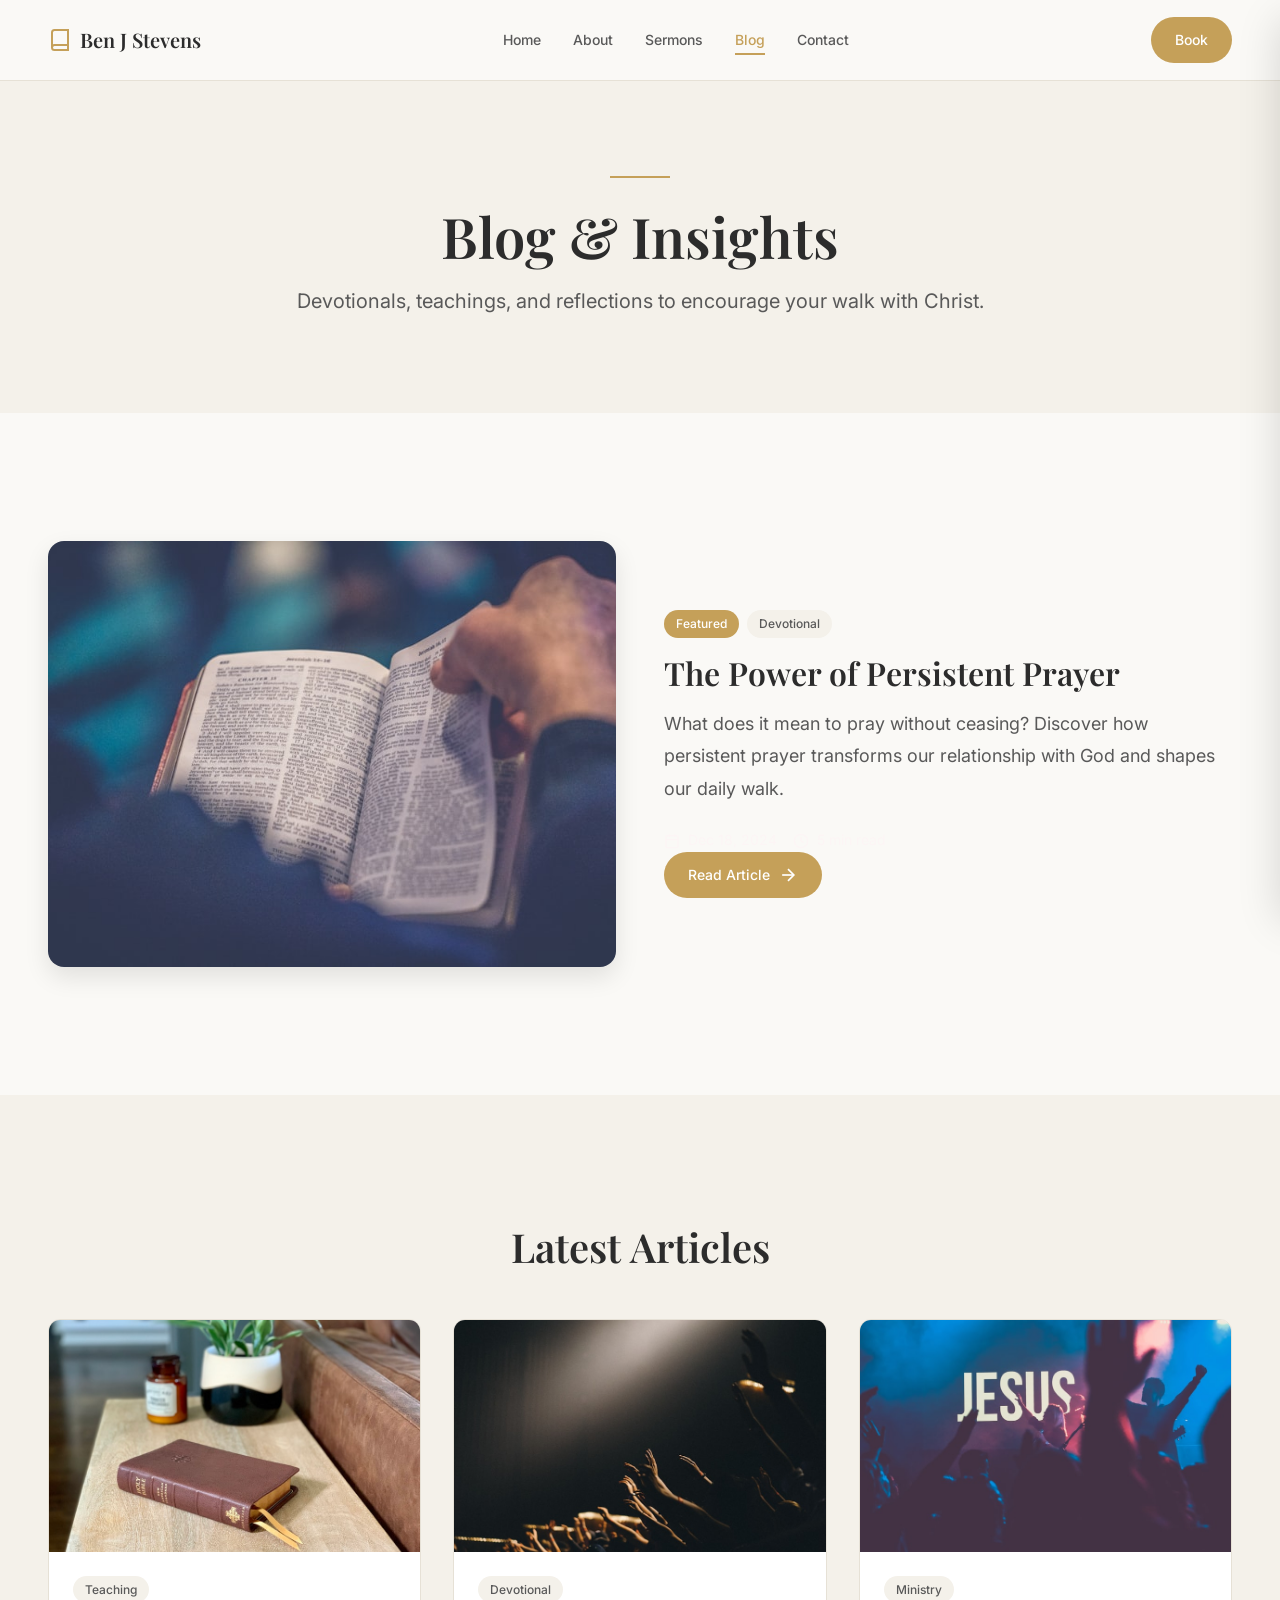
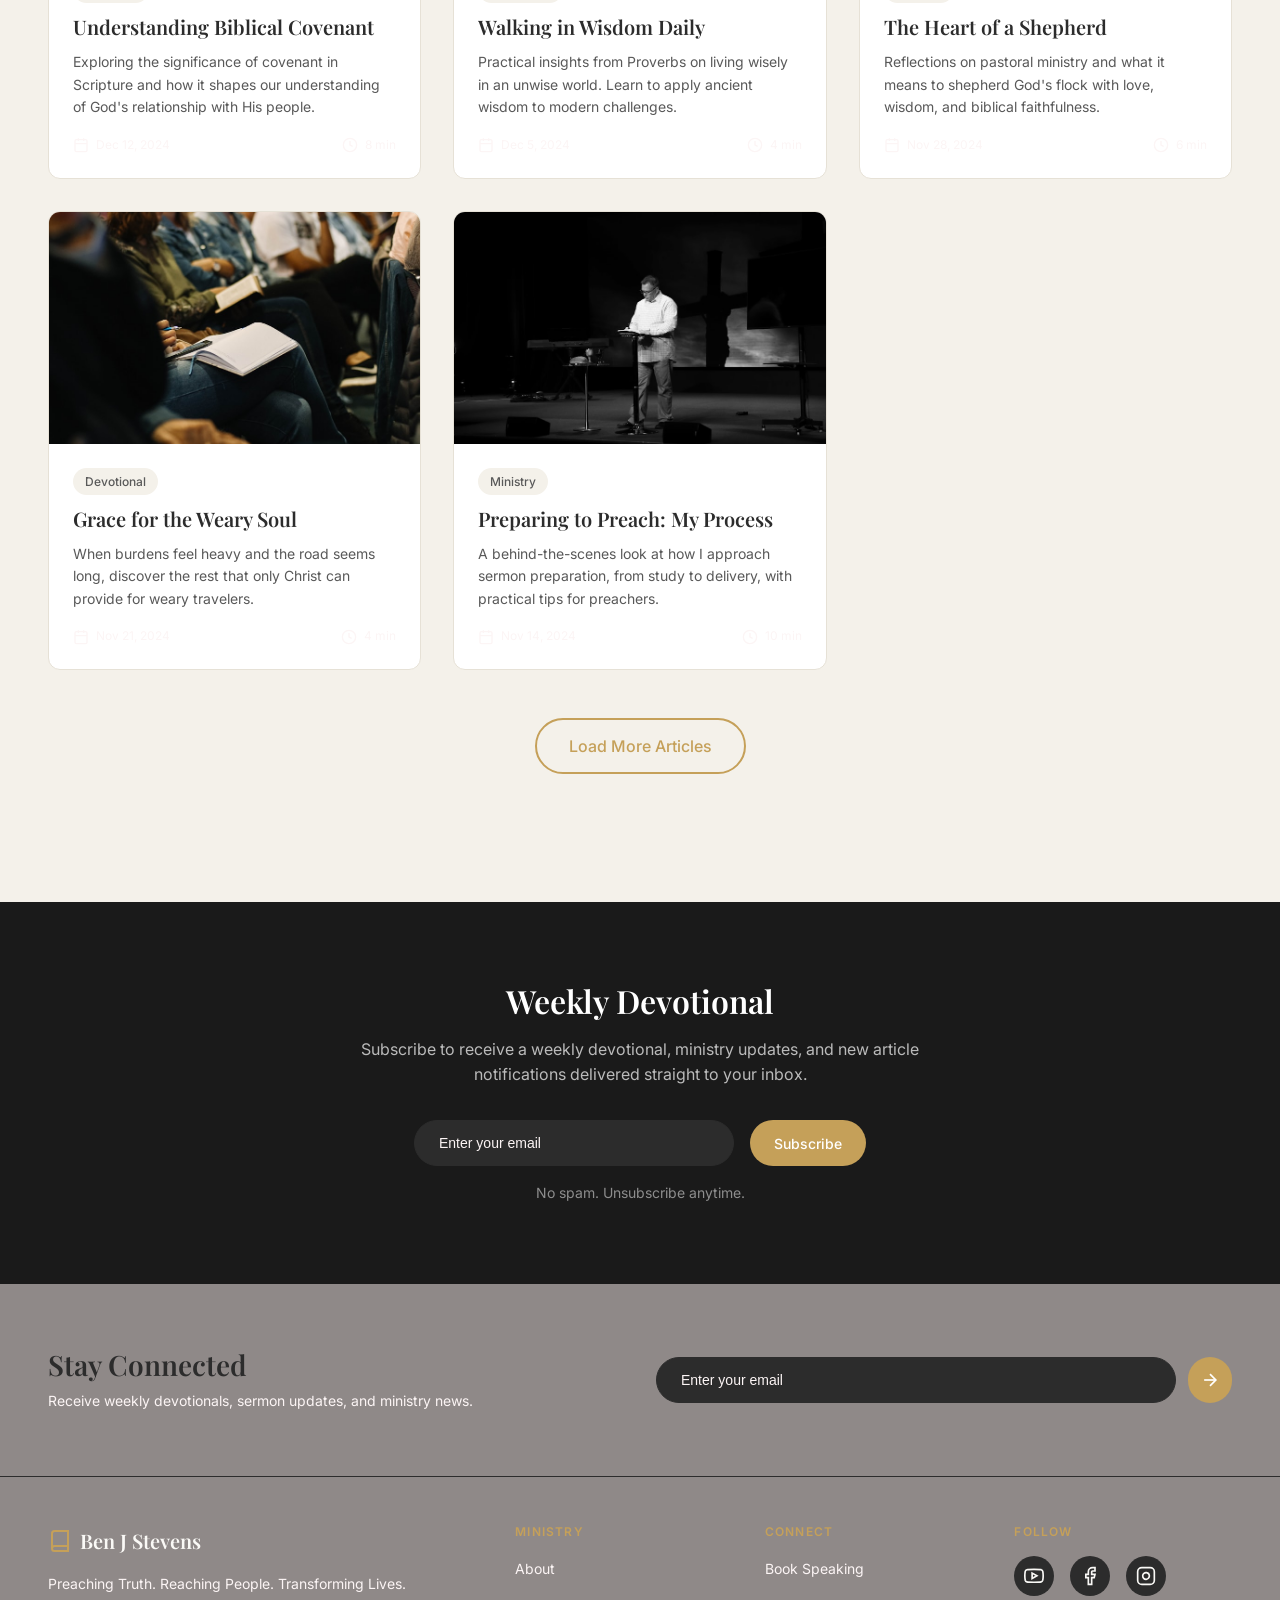
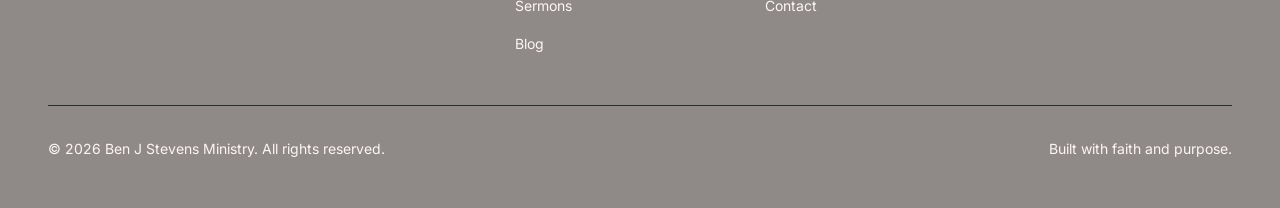
<file: blog.html>
<!DOCTYPE html>
<html lang="en">
<head>
    <meta charset="UTF-8">
    <meta name="viewport" content="width=device-width, initial-scale=1.0">
    <meta name="description" content="Blog & Insights from Ben J Stevens. Devotionals, teachings, and reflections to encourage your walk with Christ.">
    <title>Blog & Insights | Ben J Stevens Ministry</title>
    <link rel="stylesheet" href="styles.css">
    <link rel="preconnect" href="https://fonts.googleapis.com">
    <link rel="preconnect" href="https://fonts.gstatic.com" crossorigin>
    <link href="https://fonts.googleapis.com/css2?family=Playfair+Display:wght@400;500;600;700&family=Inter:wght@300;400;500;600;700&display=swap" rel="stylesheet">
</head>
<body>
    <!-- Header -->
    <header id="main-header" class="header header-solid">
        <div class="header-container">
            <a href="index.html" class="logo">
                <svg class="logo-icon" viewBox="0 0 24 24" fill="none" stroke="currentColor" stroke-width="2">
                    <path d="M4 19.5A2.5 2.5 0 0 1 6.5 17H20"></path>
                    <path d="M6.5 2H20v20H6.5A2.5 2.5 0 0 1 4 19.5v-15A2.5 2.5 0 0 1 6.5 2z"></path>
                </svg>
                <span>Ben J Stevens</span>
            </a>
            
            <nav class="nav-desktop">
                <a href="index.html" class="nav-link">Home</a>
                <a href="about.html" class="nav-link">About</a>
                <a href="sermons.html" class="nav-link">Sermons</a>
                <a href="blog.html" class="nav-link active">Blog</a>
                <a href="contact.html" class="nav-link">Contact</a>
            </nav>
            
            <a href="bookings.html" class="btn btn-primary btn-nav">Book</a>
            
            <button class="mobile-menu-btn" id="mobile-menu-btn" aria-label="Open menu">
                <svg viewBox="0 0 24 24" fill="none" stroke="currentColor" stroke-width="2">
                    <line x1="3" y1="12" x2="21" y2="12"></line>
                    <line x1="3" y1="6" x2="21" y2="6"></line>
                    <line x1="3" y1="18" x2="21" y2="18"></line>
                </svg>
            </button>
        </div>
    </header>
    
    <!-- Mobile Menu -->
    <div class="mobile-menu" id="mobile-menu">
        <div class="mobile-menu-content">
            <button class="mobile-menu-close" id="mobile-menu-close" aria-label="Close menu">
                <svg viewBox="0 0 24 24" fill="none" stroke="currentColor" stroke-width="2">
                    <line x1="18" y1="6" x2="6" y2="18"></line>
                    <line x1="6" y1="6" x2="18" y2="18"></line>
                </svg>
            </button>
            <nav class="mobile-nav">
                <a href="index.html" class="mobile-nav-link">Home</a>
                <a href="about.html" class="mobile-nav-link">About</a>
                <a href="sermons.html" class="mobile-nav-link">Sermons</a>
                <a href="blog.html" class="mobile-nav-link">Blog</a>
                <a href="contact.html" class="mobile-nav-link">Contact</a>
                <a href="bookings.html" class="btn btn-primary btn-full">Book</a>
            </nav>
        </div>
    </div>

    <main class="page-content">
        <!-- Hero Section -->
        <section class="page-hero-simple bg-cream">
            <div class="container text-center">
                <div class="section-divider center"></div>
                <h1 class="page-title">Blog & Insights</h1>
                <p class="page-subtitle">Devotionals, teachings, and reflections to encourage your walk with Christ.</p>
            </div>
        </section>

        <!-- Featured Post -->
        <section class="section bg-off-white">
            <div class="container">
                <!-- REPLACE: Update featured post with actual content -->
                <div class="featured-post">
                    <div class="featured-post-image">
                        <img src="images/blog-featured.jpg" alt="The Power of Persistent Prayer">
                    </div>
                    <div class="featured-post-content">
                        <div class="post-badges">
                            <span class="badge badge-gold">Featured</span>
                            <span class="badge badge-light">Devotional</span>
                        </div>
                        <h2 class="featured-post-title">The Power of Persistent Prayer</h2>
                        <p class="featured-post-excerpt">What does it mean to pray without ceasing? Discover how persistent prayer transforms our relationship with God and shapes our daily walk.</p>
                        <div class="post-meta">
                            <span><svg viewBox="0 0 24 24" fill="none" stroke="currentColor" stroke-width="2" class="meta-icon"><rect x="3" y="4" width="18" height="18" rx="2" ry="2"></rect><line x1="16" y1="2" x2="16" y2="6"></line><line x1="8" y1="2" x2="8" y2="6"></line><line x1="3" y1="10" x2="21" y2="10"></line></svg> Dec 18, 2024</span>
                            <span><svg viewBox="0 0 24 24" fill="none" stroke="currentColor" stroke-width="2" class="meta-icon"><circle cx="12" cy="12" r="10"></circle><polyline points="12 6 12 12 16 14"></polyline></svg> 5 min read</span>
                        </div>
                        <a href="#" class="btn btn-primary">
                            Read Article
                            <svg class="btn-icon-right" viewBox="0 0 24 24" fill="none" stroke="currentColor" stroke-width="2">
                                <line x1="5" y1="12" x2="19" y2="12"></line>
                                <polyline points="12 5 19 12 12 19"></polyline>
                            </svg>
                        </a>
                    </div>
                </div>
            </div>
        </section>

        <!-- Blog Grid -->
        <section class="section bg-cream">
            <div class="container">
                <div class="section-header">
                    <h2 class="section-title center">Latest Articles</h2>
                </div>

                <!-- REPLACE: Update blog posts with actual content -->
                <div class="blog-grid">
                    <article class="blog-card">
                        <div class="blog-card-image">
                            <img src="images/blog-1.jpg" alt="Understanding Biblical Covenant">
                        </div>
                        <div class="blog-card-content">
                            <span class="badge badge-light">Teaching</span>
                            <h3 class="blog-card-title">Understanding Biblical Covenant</h3>
                            <p class="blog-card-excerpt">Exploring the significance of covenant in Scripture and how it shapes our understanding of God's relationship with His people.</p>
                            <div class="post-meta">
                                <span><svg viewBox="0 0 24 24" fill="none" stroke="currentColor" stroke-width="2" class="meta-icon"><rect x="3" y="4" width="18" height="18" rx="2" ry="2"></rect><line x1="16" y1="2" x2="16" y2="6"></line><line x1="8" y1="2" x2="8" y2="6"></line><line x1="3" y1="10" x2="21" y2="10"></line></svg> Dec 12, 2024</span>
                                <span><svg viewBox="0 0 24 24" fill="none" stroke="currentColor" stroke-width="2" class="meta-icon"><circle cx="12" cy="12" r="10"></circle><polyline points="12 6 12 12 16 14"></polyline></svg> 8 min</span>
                            </div>
                        </div>
                    </article>

                    <article class="blog-card">
                        <div class="blog-card-image">
                            <img src="images/blog-2.jpg" alt="Walking in Wisdom Daily">
                        </div>
                        <div class="blog-card-content">
                            <span class="badge badge-light">Devotional</span>
                            <h3 class="blog-card-title">Walking in Wisdom Daily</h3>
                            <p class="blog-card-excerpt">Practical insights from Proverbs on living wisely in an unwise world. Learn to apply ancient wisdom to modern challenges.</p>
                            <div class="post-meta">
                                <span><svg viewBox="0 0 24 24" fill="none" stroke="currentColor" stroke-width="2" class="meta-icon"><rect x="3" y="4" width="18" height="18" rx="2" ry="2"></rect><line x1="16" y1="2" x2="16" y2="6"></line><line x1="8" y1="2" x2="8" y2="6"></line><line x1="3" y1="10" x2="21" y2="10"></line></svg> Dec 5, 2024</span>
                                <span><svg viewBox="0 0 24 24" fill="none" stroke="currentColor" stroke-width="2" class="meta-icon"><circle cx="12" cy="12" r="10"></circle><polyline points="12 6 12 12 16 14"></polyline></svg> 4 min</span>
                            </div>
                        </div>
                    </article>

                    <article class="blog-card">
                        <div class="blog-card-image">
                            <img src="images/blog-3.jpg" alt="The Heart of a Shepherd">
                        </div>
                        <div class="blog-card-content">
                            <span class="badge badge-light">Ministry</span>
                            <h3 class="blog-card-title">The Heart of a Shepherd</h3>
                            <p class="blog-card-excerpt">Reflections on pastoral ministry and what it means to shepherd God's flock with love, wisdom, and biblical faithfulness.</p>
                            <div class="post-meta">
                                <span><svg viewBox="0 0 24 24" fill="none" stroke="currentColor" stroke-width="2" class="meta-icon"><rect x="3" y="4" width="18" height="18" rx="2" ry="2"></rect><line x1="16" y1="2" x2="16" y2="6"></line><line x1="8" y1="2" x2="8" y2="6"></line><line x1="3" y1="10" x2="21" y2="10"></line></svg> Nov 28, 2024</span>
                                <span><svg viewBox="0 0 24 24" fill="none" stroke="currentColor" stroke-width="2" class="meta-icon"><circle cx="12" cy="12" r="10"></circle><polyline points="12 6 12 12 16 14"></polyline></svg> 6 min</span>
                            </div>
                        </div>
                    </article>

                    <article class="blog-card">
                        <div class="blog-card-image">
                            <img src="images/blog-4.jpg" alt="Grace for the Weary Soul">
                        </div>
                        <div class="blog-card-content">
                            <span class="badge badge-light">Devotional</span>
                            <h3 class="blog-card-title">Grace for the Weary Soul</h3>
                            <p class="blog-card-excerpt">When burdens feel heavy and the road seems long, discover the rest that only Christ can provide for weary travelers.</p>
                            <div class="post-meta">
                                <span><svg viewBox="0 0 24 24" fill="none" stroke="currentColor" stroke-width="2" class="meta-icon"><rect x="3" y="4" width="18" height="18" rx="2" ry="2"></rect><line x1="16" y1="2" x2="16" y2="6"></line><line x1="8" y1="2" x2="8" y2="6"></line><line x1="3" y1="10" x2="21" y2="10"></line></svg> Nov 21, 2024</span>
                                <span><svg viewBox="0 0 24 24" fill="none" stroke="currentColor" stroke-width="2" class="meta-icon"><circle cx="12" cy="12" r="10"></circle><polyline points="12 6 12 12 16 14"></polyline></svg> 4 min</span>
                            </div>
                        </div>
                    </article>

                    <article class="blog-card">
                        <div class="blog-card-image">
                            <img src="images/blog-5.jpg" alt="Preparing to Preach: My Process">
                        </div>
                        <div class="blog-card-content">
                            <span class="badge badge-light">Ministry</span>
                            <h3 class="blog-card-title">Preparing to Preach: My Process</h3>
                            <p class="blog-card-excerpt">A behind-the-scenes look at how I approach sermon preparation, from study to delivery, with practical tips for preachers.</p>
                            <div class="post-meta">
                                <span><svg viewBox="0 0 24 24" fill="none" stroke="currentColor" stroke-width="2" class="meta-icon"><rect x="3" y="4" width="18" height="18" rx="2" ry="2"></rect><line x1="16" y1="2" x2="16" y2="6"></line><line x1="8" y1="2" x2="8" y2="6"></line><line x1="3" y1="10" x2="21" y2="10"></line></svg> Nov 14, 2024</span>
                                <span><svg viewBox="0 0 24 24" fill="none" stroke="currentColor" stroke-width="2" class="meta-icon"><circle cx="12" cy="12" r="10"></circle><polyline points="12 6 12 12 16 14"></polyline></svg> 10 min</span>
                            </div>
                        </div>
                    </article>
                </div>

                <div class="section-cta">
                    <button class="btn btn-outline btn-lg" id="load-more-posts">Load More Articles</button>
                </div>
            </div>
        </section>

        <!-- Newsletter -->
        <section class="blog-newsletter-section">
            <div class="container">
                <div class="blog-newsletter-content">
                    <h2 class="blog-newsletter-title">Weekly Devotional</h2>
                    <p class="blog-newsletter-text">Subscribe to receive a weekly devotional, ministry updates, and new article notifications delivered straight to your inbox.</p>
                    <form class="blog-newsletter-form" id="blog-newsletter-form">
                        <input type="email" placeholder="Enter your email" class="newsletter-input-dark" required>
                        <button type="submit" class="btn btn-primary">Subscribe</button>
                    </form>
                    <p class="blog-newsletter-note">No spam. Unsubscribe anytime.</p>
                </div>
            </div>
        </section>
    </main>

    <!-- Footer -->
    <footer class="footer">
        <div class="footer-newsletter">
            <div class="container">
                <div class="newsletter-grid">
                    <div class="newsletter-content">
                        <h3 class="newsletter-title">Stay Connected</h3>
                        <p class="newsletter-text">Receive weekly devotionals, sermon updates, and ministry news.</p>
                    </div>
                    <form class="newsletter-form" id="footer-newsletter-form">
                        <input type="email" placeholder="Enter your email" class="newsletter-input" required>
                        <button type="submit" class="btn btn-primary btn-icon-only" aria-label="Subscribe">
                            <svg viewBox="0 0 24 24" fill="none" stroke="currentColor" stroke-width="2">
                                <line x1="5" y1="12" x2="19" y2="12"></line>
                                <polyline points="12 5 19 12 12 19"></polyline>
                            </svg>
                        </button>
                    </form>
                </div>
            </div>
        </div>
        
        <div class="footer-main">
            <div class="container">
                <div class="footer-grid">
                    <div class="footer-brand">
                        <a href="index.html" class="footer-logo">
                            <svg class="logo-icon" viewBox="0 0 24 24" fill="none" stroke="currentColor" stroke-width="2">
                                <path d="M4 19.5A2.5 2.5 0 0 1 6.5 17H20"></path>
                                <path d="M6.5 2H20v20H6.5A2.5 2.5 0 0 1 4 19.5v-15A2.5 2.5 0 0 1 6.5 2z"></path>
                            </svg>
                            <span>Ben J Stevens</span>
                        </a>
                        <p class="footer-tagline">Preaching Truth. Reaching People. Transforming Lives.</p>
                    </div>
                    
                    <div class="footer-links">
                        <h4 class="footer-heading">Ministry</h4>
                        <ul>
                            <li><a href="about.html">About</a></li>
                            <li><a href="sermons.html">Sermons</a></li>
                            <li><a href="blog.html">Blog</a></li>
                        </ul>
                    </div>
                    
                    <div class="footer-links">
                        <h4 class="footer-heading">Connect</h4>
                        <ul>
                            <li><a href="bookings.html">Book Speaking</a></li>
                            <li><a href="contact.html">Contact</a></li>
                        </ul>
                    </div>
                    
                    <div class="footer-social">
                        <h4 class="footer-heading">Follow</h4>
                        <div class="social-links">
                            <a href="https://youtube.com" target="_blank" rel="noopener noreferrer" class="social-link" aria-label="YouTube">
                                <svg viewBox="0 0 24 24" fill="none" stroke="currentColor" stroke-width="2">
                                    <path d="M22.54 6.42a2.78 2.78 0 0 0-1.94-2C18.88 4 12 4 12 4s-6.88 0-8.6.46a2.78 2.78 0 0 0-1.94 2A29 29 0 0 0 1 11.75a29 29 0 0 0 .46 5.33A2.78 2.78 0 0 0 3.4 19c1.72.46 8.6.46 8.6.46s6.88 0 8.6-.46a2.78 2.78 0 0 0 1.94-2 29 29 0 0 0 .46-5.25 29 29 0 0 0-.46-5.33z"></path>
                                    <polygon points="9.75 15.02 15.5 11.75 9.75 8.48 9.75 15.02"></polygon>
                                </svg>
                            </a>
                            <a href="https://facebook.com" target="_blank" rel="noopener noreferrer" class="social-link" aria-label="Facebook">
                                <svg viewBox="0 0 24 24" fill="none" stroke="currentColor" stroke-width="2">
                                    <path d="M18 2h-3a5 5 0 0 0-5 5v3H7v4h3v8h4v-8h3l1-4h-4V7a1 1 0 0 1 1-1h3z"></path>
                                </svg>
                            </a>
                            <a href="https://instagram.com" target="_blank" rel="noopener noreferrer" class="social-link" aria-label="Instagram">
                                <svg viewBox="0 0 24 24" fill="none" stroke="currentColor" stroke-width="2">
                                    <rect x="2" y="2" width="20" height="20" rx="5" ry="5"></rect>
                                    <path d="M16 11.37A4 4 0 1 1 12.63 8 4 4 0 0 1 16 11.37z"></path>
                                    <line x1="17.5" y1="6.5" x2="17.51" y2="6.5"></line>
                                </svg>
                            </a>
                        </div>
                    </div>
                </div>
                
                <div class="footer-bottom">
                    <p>&copy; <span id="current-year"></span> Ben J Stevens Ministry. All rights reserved.</p>
                    <p>Built with faith and purpose.</p>
                </div>
            </div>
        </div>
    </footer>

    <div id="toast-container"></div>
    <script src="script.js"></script>
</body>
</html>
</file>
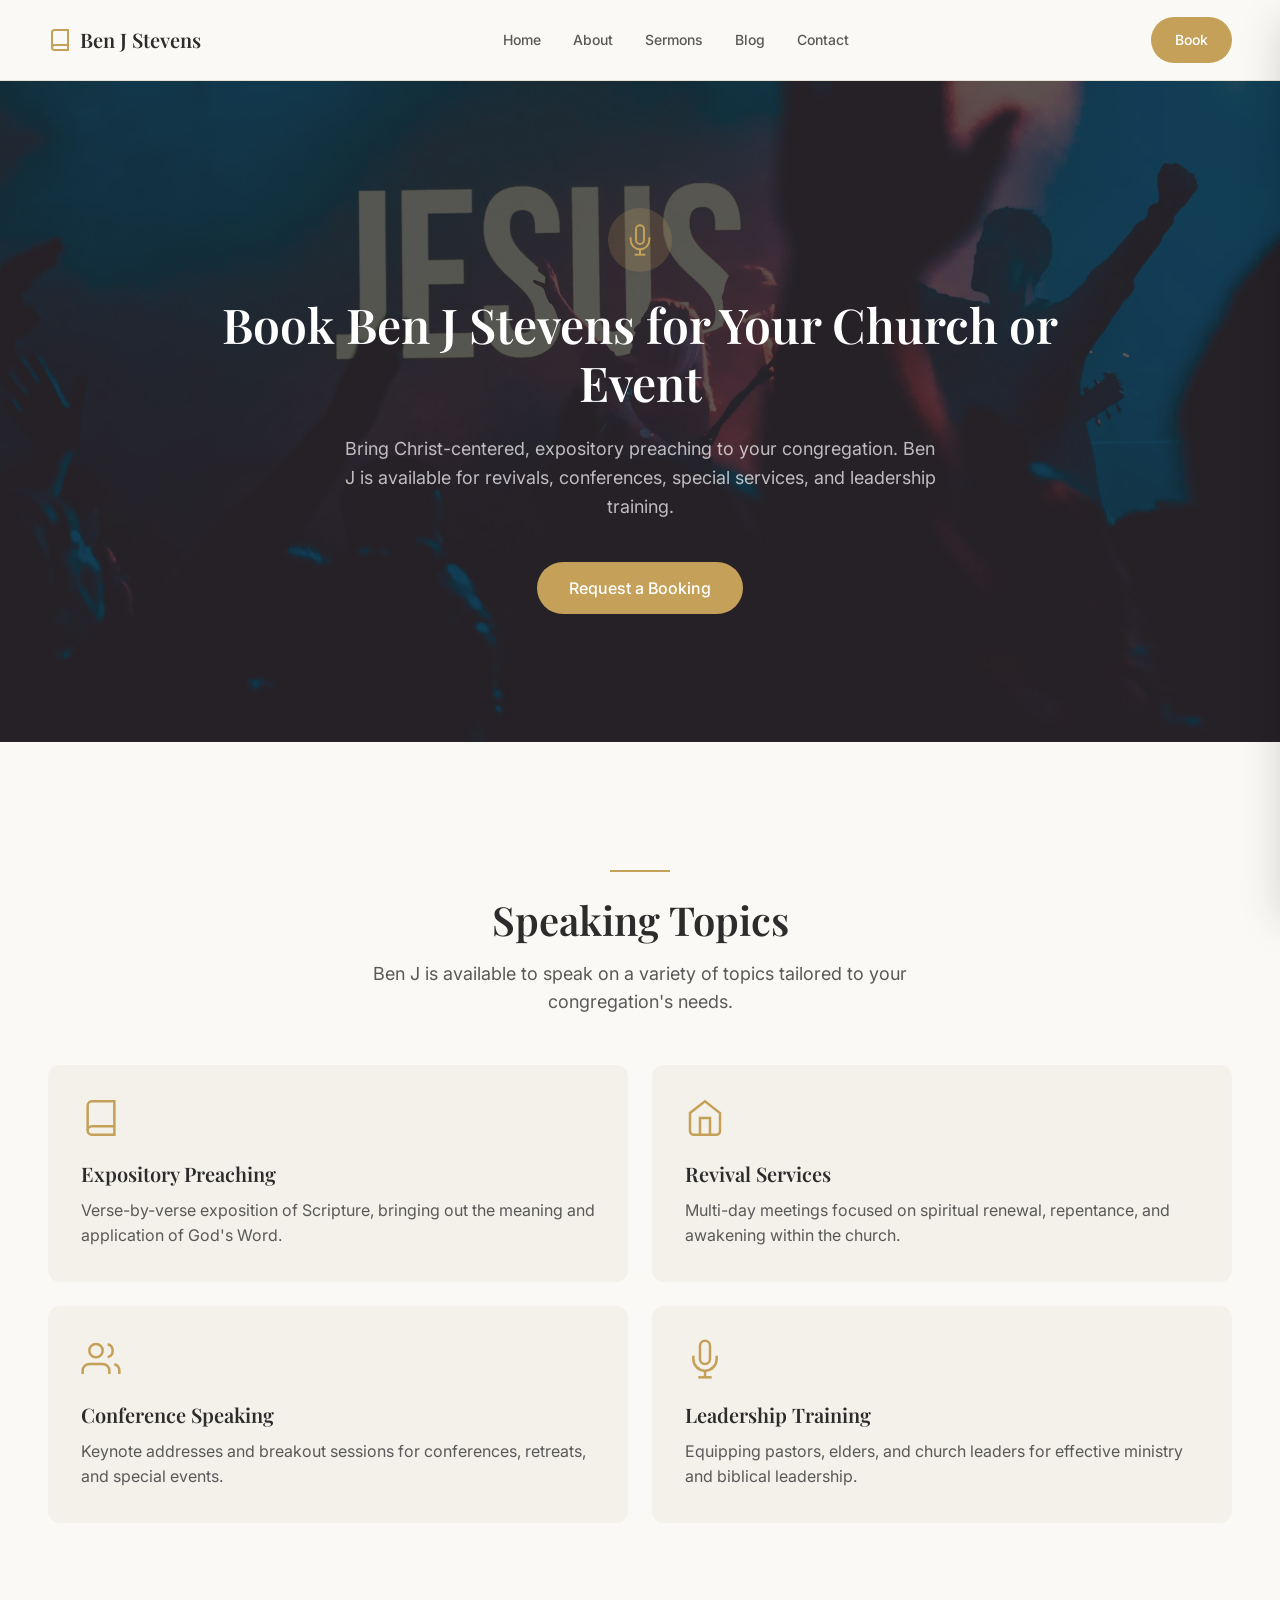
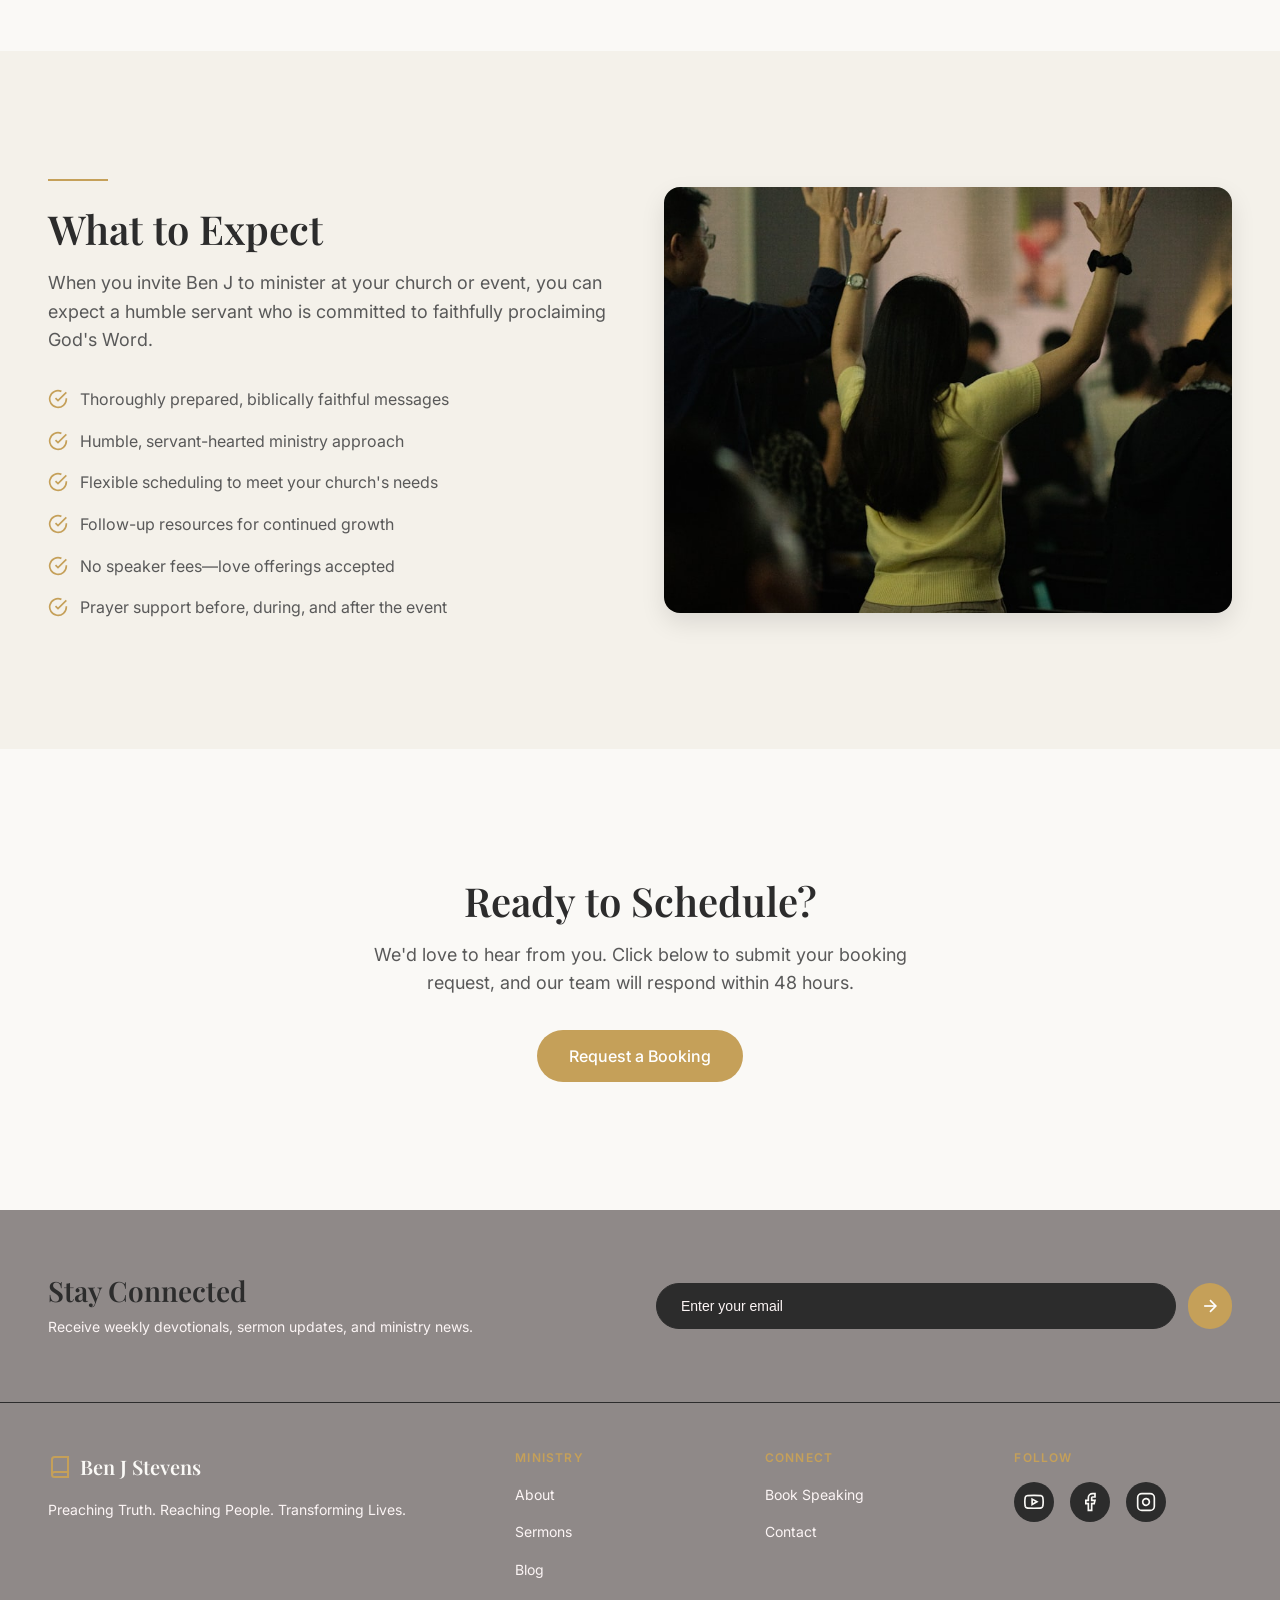
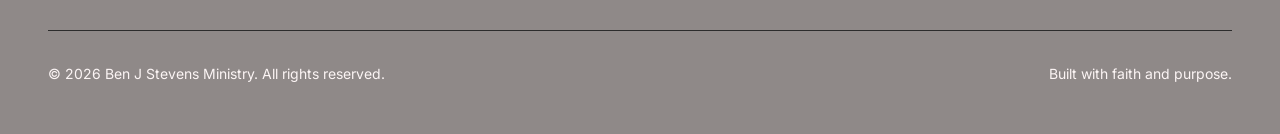
<file: bookings.html>
<!DOCTYPE html>
<html lang="en">
<head>
    <meta charset="UTF-8">
    <meta name="viewport" content="width=device-width, initial-scale=1.0">
    <meta name="description" content="Book Ben J Stevens for your church or event. Bring Christ-centered, expository preaching to your congregation.">
    <title>Book Speaking | Ben J Stevens Ministry</title>
    <link rel="stylesheet" href="styles.css">
    <link rel="preconnect" href="https://fonts.googleapis.com">
    <link rel="preconnect" href="https://fonts.gstatic.com" crossorigin>
    <link href="https://fonts.googleapis.com/css2?family=Playfair+Display:wght@400;500;600;700&family=Inter:wght@300;400;500;600;700&display=swap" rel="stylesheet">
</head>
<body>
    <!-- Header -->
    <header id="main-header" class="header header-solid">
        <div class="header-container">
            <a href="index.html" class="logo">
                <svg class="logo-icon" viewBox="0 0 24 24" fill="none" stroke="currentColor" stroke-width="2">
                    <path d="M4 19.5A2.5 2.5 0 0 1 6.5 17H20"></path>
                    <path d="M6.5 2H20v20H6.5A2.5 2.5 0 0 1 4 19.5v-15A2.5 2.5 0 0 1 6.5 2z"></path>
                </svg>
                <span>Ben J Stevens</span>
            </a>
            
            <nav class="nav-desktop">
                <a href="index.html" class="nav-link">Home</a>
                <a href="about.html" class="nav-link">About</a>
                <a href="sermons.html" class="nav-link">Sermons</a>
                <a href="blog.html" class="nav-link">Blog</a>
                <a href="contact.html" class="nav-link">Contact</a>
            </nav>
            
            <a href="bookings.html" class="btn btn-primary btn-nav">Book</a>
            
            <button class="mobile-menu-btn" id="mobile-menu-btn" aria-label="Open menu">
                <svg viewBox="0 0 24 24" fill="none" stroke="currentColor" stroke-width="2">
                    <line x1="3" y1="12" x2="21" y2="12"></line>
                    <line x1="3" y1="6" x2="21" y2="6"></line>
                    <line x1="3" y1="18" x2="21" y2="18"></line>
                </svg>
            </button>
        </div>
    </header>
    
    <!-- Mobile Menu -->
    <div class="mobile-menu" id="mobile-menu">
        <div class="mobile-menu-content">
            <button class="mobile-menu-close" id="mobile-menu-close" aria-label="Close menu">
                <svg viewBox="0 0 24 24" fill="none" stroke="currentColor" stroke-width="2">
                    <line x1="18" y1="6" x2="6" y2="18"></line>
                    <line x1="6" y1="6" x2="18" y2="18"></line>
                </svg>
            </button>
            <nav class="mobile-nav">
                <a href="index.html" class="mobile-nav-link">Home</a>
                <a href="about.html" class="mobile-nav-link">About</a>
                <a href="sermons.html" class="mobile-nav-link">Sermons</a>
                <a href="blog.html" class="mobile-nav-link">Blog</a>
                <a href="contact.html" class="mobile-nav-link">Contact</a>
                <a href="bookings.html" class="btn btn-primary btn-full">Book</a>
            </nav>
        </div>
    </div>

    <main class="page-content">
        <!-- Hero Section -->
        <section class="booking-hero">
            <!-- REPLACE: Update background image in styles.css .booking-hero -->
            <div class="booking-hero-overlay"></div>
            <div class="booking-hero-content">
                <div class="booking-hero-icon">
                    <svg viewBox="0 0 24 24" fill="none" stroke="currentColor" stroke-width="1.5">
                        <path d="M12 1a3 3 0 0 0-3 3v8a3 3 0 0 0 6 0V4a3 3 0 0 0-3-3z"></path>
                        <path d="M19 10v2a7 7 0 0 1-14 0v-2"></path>
                        <line x1="12" y1="19" x2="12" y2="23"></line>
                        <line x1="8" y1="23" x2="16" y2="23"></line>
                    </svg>
                </div>
                <h1 class="booking-hero-title">Book Ben J Stevens for Your Church or Event</h1>
                <p class="booking-hero-text">Bring Christ-centered, expository preaching to your congregation. Ben J is available for revivals, conferences, special services, and leadership training.</p>
                <button class="btn btn-primary btn-lg btn-lift" id="open-booking-modal">Request a Booking</button>
            </div>
        </section>

        <!-- Speaking Topics -->
        <section class="section bg-off-white">
            <div class="container">
                <div class="section-header">
                    <div class="section-divider center"></div>
                    <h2 class="section-title center">Speaking Topics</h2>
                    <p class="section-subtitle">Ben J is available to speak on a variety of topics tailored to your congregation's needs.</p>
                </div>

                <div class="topics-grid">
                    <div class="topic-card">
                        <svg class="topic-icon" viewBox="0 0 24 24" fill="none" stroke="currentColor" stroke-width="1.5">
                            <path d="M4 19.5A2.5 2.5 0 0 1 6.5 17H20"></path>
                            <path d="M6.5 2H20v20H6.5A2.5 2.5 0 0 1 4 19.5v-15A2.5 2.5 0 0 1 6.5 2z"></path>
                        </svg>
                        <h3 class="topic-title">Expository Preaching</h3>
                        <p class="topic-text">Verse-by-verse exposition of Scripture, bringing out the meaning and application of God's Word.</p>
                    </div>
                    <div class="topic-card">
                        <svg class="topic-icon" viewBox="0 0 24 24" fill="none" stroke="currentColor" stroke-width="1.5">
                            <path d="M3 9l9-7 9 7v11a2 2 0 0 1-2 2H5a2 2 0 0 1-2-2z"></path>
                            <polyline points="9 22 9 12 15 12 15 22"></polyline>
                        </svg>
                        <h3 class="topic-title">Revival Services</h3>
                        <p class="topic-text">Multi-day meetings focused on spiritual renewal, repentance, and awakening within the church.</p>
                    </div>
                    <div class="topic-card">
                        <svg class="topic-icon" viewBox="0 0 24 24" fill="none" stroke="currentColor" stroke-width="1.5">
                            <path d="M17 21v-2a4 4 0 0 0-4-4H5a4 4 0 0 0-4 4v2"></path>
                            <circle cx="9" cy="7" r="4"></circle>
                            <path d="M23 21v-2a4 4 0 0 0-3-3.87"></path>
                            <path d="M16 3.13a4 4 0 0 1 0 7.75"></path>
                        </svg>
                        <h3 class="topic-title">Conference Speaking</h3>
                        <p class="topic-text">Keynote addresses and breakout sessions for conferences, retreats, and special events.</p>
                    </div>
                    <div class="topic-card">
                        <svg class="topic-icon" viewBox="0 0 24 24" fill="none" stroke="currentColor" stroke-width="1.5">
                            <path d="M12 1a3 3 0 0 0-3 3v8a3 3 0 0 0 6 0V4a3 3 0 0 0-3-3z"></path>
                            <path d="M19 10v2a7 7 0 0 1-14 0v-2"></path>
                            <line x1="12" y1="19" x2="12" y2="23"></line>
                            <line x1="8" y1="23" x2="16" y2="23"></line>
                        </svg>
                        <h3 class="topic-title">Leadership Training</h3>
                        <p class="topic-text">Equipping pastors, elders, and church leaders for effective ministry and biblical leadership.</p>
                    </div>
                </div>
            </div>
        </section>

        <!-- What to Expect -->
        <section class="section bg-cream">
            <div class="container">
                <div class="expect-grid">
                    <div class="expect-content">
                        <div class="section-divider"></div>
                        <h2 class="section-title">What to Expect</h2>
                        <p class="expect-intro">When you invite Ben J to minister at your church or event, you can expect a humble servant who is committed to faithfully proclaiming God's Word.</p>
                        <ul class="expect-list">
                            <li>
                                <svg class="check-icon" viewBox="0 0 24 24" fill="none" stroke="currentColor" stroke-width="2">
                                    <path d="M22 11.08V12a10 10 0 1 1-5.93-9.14"></path>
                                    <polyline points="22 4 12 14.01 9 11.01"></polyline>
                                </svg>
                                Thoroughly prepared, biblically faithful messages
                            </li>
                            <li>
                                <svg class="check-icon" viewBox="0 0 24 24" fill="none" stroke="currentColor" stroke-width="2">
                                    <path d="M22 11.08V12a10 10 0 1 1-5.93-9.14"></path>
                                    <polyline points="22 4 12 14.01 9 11.01"></polyline>
                                </svg>
                                Humble, servant-hearted ministry approach
                            </li>
                            <li>
                                <svg class="check-icon" viewBox="0 0 24 24" fill="none" stroke="currentColor" stroke-width="2">
                                    <path d="M22 11.08V12a10 10 0 1 1-5.93-9.14"></path>
                                    <polyline points="22 4 12 14.01 9 11.01"></polyline>
                                </svg>
                                Flexible scheduling to meet your church's needs
                            </li>
                            <li>
                                <svg class="check-icon" viewBox="0 0 24 24" fill="none" stroke="currentColor" stroke-width="2">
                                    <path d="M22 11.08V12a10 10 0 1 1-5.93-9.14"></path>
                                    <polyline points="22 4 12 14.01 9 11.01"></polyline>
                                </svg>
                                Follow-up resources for continued growth
                            </li>
                            <li>
                                <svg class="check-icon" viewBox="0 0 24 24" fill="none" stroke="currentColor" stroke-width="2">
                                    <path d="M22 11.08V12a10 10 0 1 1-5.93-9.14"></path>
                                    <polyline points="22 4 12 14.01 9 11.01"></polyline>
                                </svg>
                                No speaker fees—love offerings accepted
                            </li>
                            <li>
                                <svg class="check-icon" viewBox="0 0 24 24" fill="none" stroke="currentColor" stroke-width="2">
                                    <path d="M22 11.08V12a10 10 0 1 1-5.93-9.14"></path>
                                    <polyline points="22 4 12 14.01 9 11.01"></polyline>
                                </svg>
                                Prayer support before, during, and after the event
                            </li>
                        </ul>
                    </div>
                    <div class="expect-image">
                        <!-- REPLACE: Replace src with actual worship/ministry image -->
                        <img src="images/worship-placeholder.jpg" alt="Worship service">
                        <div class="expect-image-accent"></div>
                    </div>
                </div>
            </div>
        </section>

        <!-- CTA Section -->
        <section class="section bg-off-white">
            <div class="container text-center">
                <h2 class="section-title">Ready to Schedule?</h2>
                <p class="section-subtitle" style="max-width: 600px; margin: 0 auto 2rem;">We'd love to hear from you. Click below to submit your booking request, and our team will respond within 48 hours.</p>
                <button class="btn btn-primary btn-lg" id="open-booking-modal-2">Request a Booking</button>
            </div>
        </section>
    </main>

    <!-- Booking Modal -->
    <div class="modal-overlay" id="booking-modal">
        <div class="modal">
            <button class="modal-close" id="close-booking-modal" aria-label="Close modal">
                <svg viewBox="0 0 24 24" fill="none" stroke="currentColor" stroke-width="2">
                    <line x1="18" y1="6" x2="6" y2="18"></line>
                    <line x1="6" y1="6" x2="18" y2="18"></line>
                </svg>
            </button>
            <div class="modal-header">
                <h2 class="modal-title">Booking Request</h2>
                <p class="modal-subtitle">Fill out the form below and we'll be in touch within 48 hours.</p>
            </div>
            <form class="booking-form" id="booking-form">
                <div class="form-group">
                    <label for="booking-name" class="form-label">Your Name *</label>
                    <input type="text" id="booking-name" name="name" class="form-input" placeholder="John Smith" required>
                </div>
                <div class="form-group">
                    <label for="booking-org" class="form-label">Church / Organization *</label>
                    <input type="text" id="booking-org" name="organization" class="form-input" placeholder="First Baptist Church" required>
                </div>
                <div class="form-group">
                    <label for="booking-email" class="form-label">Email Address *</label>
                    <input type="email" id="booking-email" name="email" class="form-input" placeholder="pastor@church.org" required>
                </div>
                <div class="form-group">
                    <label for="booking-date" class="form-label">Preferred Event Date</label>
                    <input type="date" id="booking-date" name="date" class="form-input">
                </div>
                <div class="form-group">
                    <label for="booking-message" class="form-label">Tell us about your event</label>
                    <textarea id="booking-message" name="message" class="form-textarea" rows="4" placeholder="Describe the event, expected attendance, and any specific topics you'd like addressed..."></textarea>
                </div>
                <button type="submit" class="btn btn-primary btn-full">Submit Request</button>
            </form>
        </div>
    </div>

    <!-- Footer -->
    <footer class="footer">
        <div class="footer-newsletter">
            <div class="container">
                <div class="newsletter-grid">
                    <div class="newsletter-content">
                        <h3 class="newsletter-title">Stay Connected</h3>
                        <p class="newsletter-text">Receive weekly devotionals, sermon updates, and ministry news.</p>
                    </div>
                    <form class="newsletter-form" id="footer-newsletter-form">
                        <input type="email" placeholder="Enter your email" class="newsletter-input" required>
                        <button type="submit" class="btn btn-primary btn-icon-only" aria-label="Subscribe">
                            <svg viewBox="0 0 24 24" fill="none" stroke="currentColor" stroke-width="2">
                                <line x1="5" y1="12" x2="19" y2="12"></line>
                                <polyline points="12 5 19 12 12 19"></polyline>
                            </svg>
                        </button>
                    </form>
                </div>
            </div>
        </div>
        
        <div class="footer-main">
            <div class="container">
                <div class="footer-grid">
                    <div class="footer-brand">
                        <a href="index.html" class="footer-logo">
                            <svg class="logo-icon" viewBox="0 0 24 24" fill="none" stroke="currentColor" stroke-width="2">
                                <path d="M4 19.5A2.5 2.5 0 0 1 6.5 17H20"></path>
                                <path d="M6.5 2H20v20H6.5A2.5 2.5 0 0 1 4 19.5v-15A2.5 2.5 0 0 1 6.5 2z"></path>
                            </svg>
                            <span>Ben J Stevens</span>
                        </a>
                        <p class="footer-tagline">Preaching Truth. Reaching People. Transforming Lives.</p>
                    </div>
                    
                    <div class="footer-links">
                        <h4 class="footer-heading">Ministry</h4>
                        <ul>
                            <li><a href="about.html">About</a></li>
                            <li><a href="sermons.html">Sermons</a></li>
                            <li><a href="blog.html">Blog</a></li>
                        </ul>
                    </div>
                    
                    <div class="footer-links">
                        <h4 class="footer-heading">Connect</h4>
                        <ul>
                            <li><a href="bookings.html">Book Speaking</a></li>
                            <li><a href="contact.html">Contact</a></li>
                        </ul>
                    </div>
                    
                    <div class="footer-social">
                        <h4 class="footer-heading">Follow</h4>
                        <div class="social-links">
                            <a href="https://youtube.com" target="_blank" rel="noopener noreferrer" class="social-link" aria-label="YouTube">
                                <svg viewBox="0 0 24 24" fill="none" stroke="currentColor" stroke-width="2">
                                    <path d="M22.54 6.42a2.78 2.78 0 0 0-1.94-2C18.88 4 12 4 12 4s-6.88 0-8.6.46a2.78 2.78 0 0 0-1.94 2A29 29 0 0 0 1 11.75a29 29 0 0 0 .46 5.33A2.78 2.78 0 0 0 3.4 19c1.72.46 8.6.46 8.6.46s6.88 0 8.6-.46a2.78 2.78 0 0 0 1.94-2 29 29 0 0 0 .46-5.25 29 29 0 0 0-.46-5.33z"></path>
                                    <polygon points="9.75 15.02 15.5 11.75 9.75 8.48 9.75 15.02"></polygon>
                                </svg>
                            </a>
                            <a href="https://facebook.com" target="_blank" rel="noopener noreferrer" class="social-link" aria-label="Facebook">
                                <svg viewBox="0 0 24 24" fill="none" stroke="currentColor" stroke-width="2">
                                    <path d="M18 2h-3a5 5 0 0 0-5 5v3H7v4h3v8h4v-8h3l1-4h-4V7a1 1 0 0 1 1-1h3z"></path>
                                </svg>
                            </a>
                            <a href="https://instagram.com" target="_blank" rel="noopener noreferrer" class="social-link" aria-label="Instagram">
                                <svg viewBox="0 0 24 24" fill="none" stroke="currentColor" stroke-width="2">
                                    <rect x="2" y="2" width="20" height="20" rx="5" ry="5"></rect>
                                    <path d="M16 11.37A4 4 0 1 1 12.63 8 4 4 0 0 1 16 11.37z"></path>
                                    <line x1="17.5" y1="6.5" x2="17.51" y2="6.5"></line>
                                </svg>
                            </a>
                        </div>
                    </div>
                </div>
                
                <div class="footer-bottom">
                    <p>&copy; <span id="current-year"></span> Ben J Stevens Ministry. All rights reserved.</p>
                    <p>Built with faith and purpose.</p>
                </div>
            </div>
        </div>
    </footer>

    <div id="toast-container"></div>
    <script src="script.js"></script>
</body>
</html>
</file>
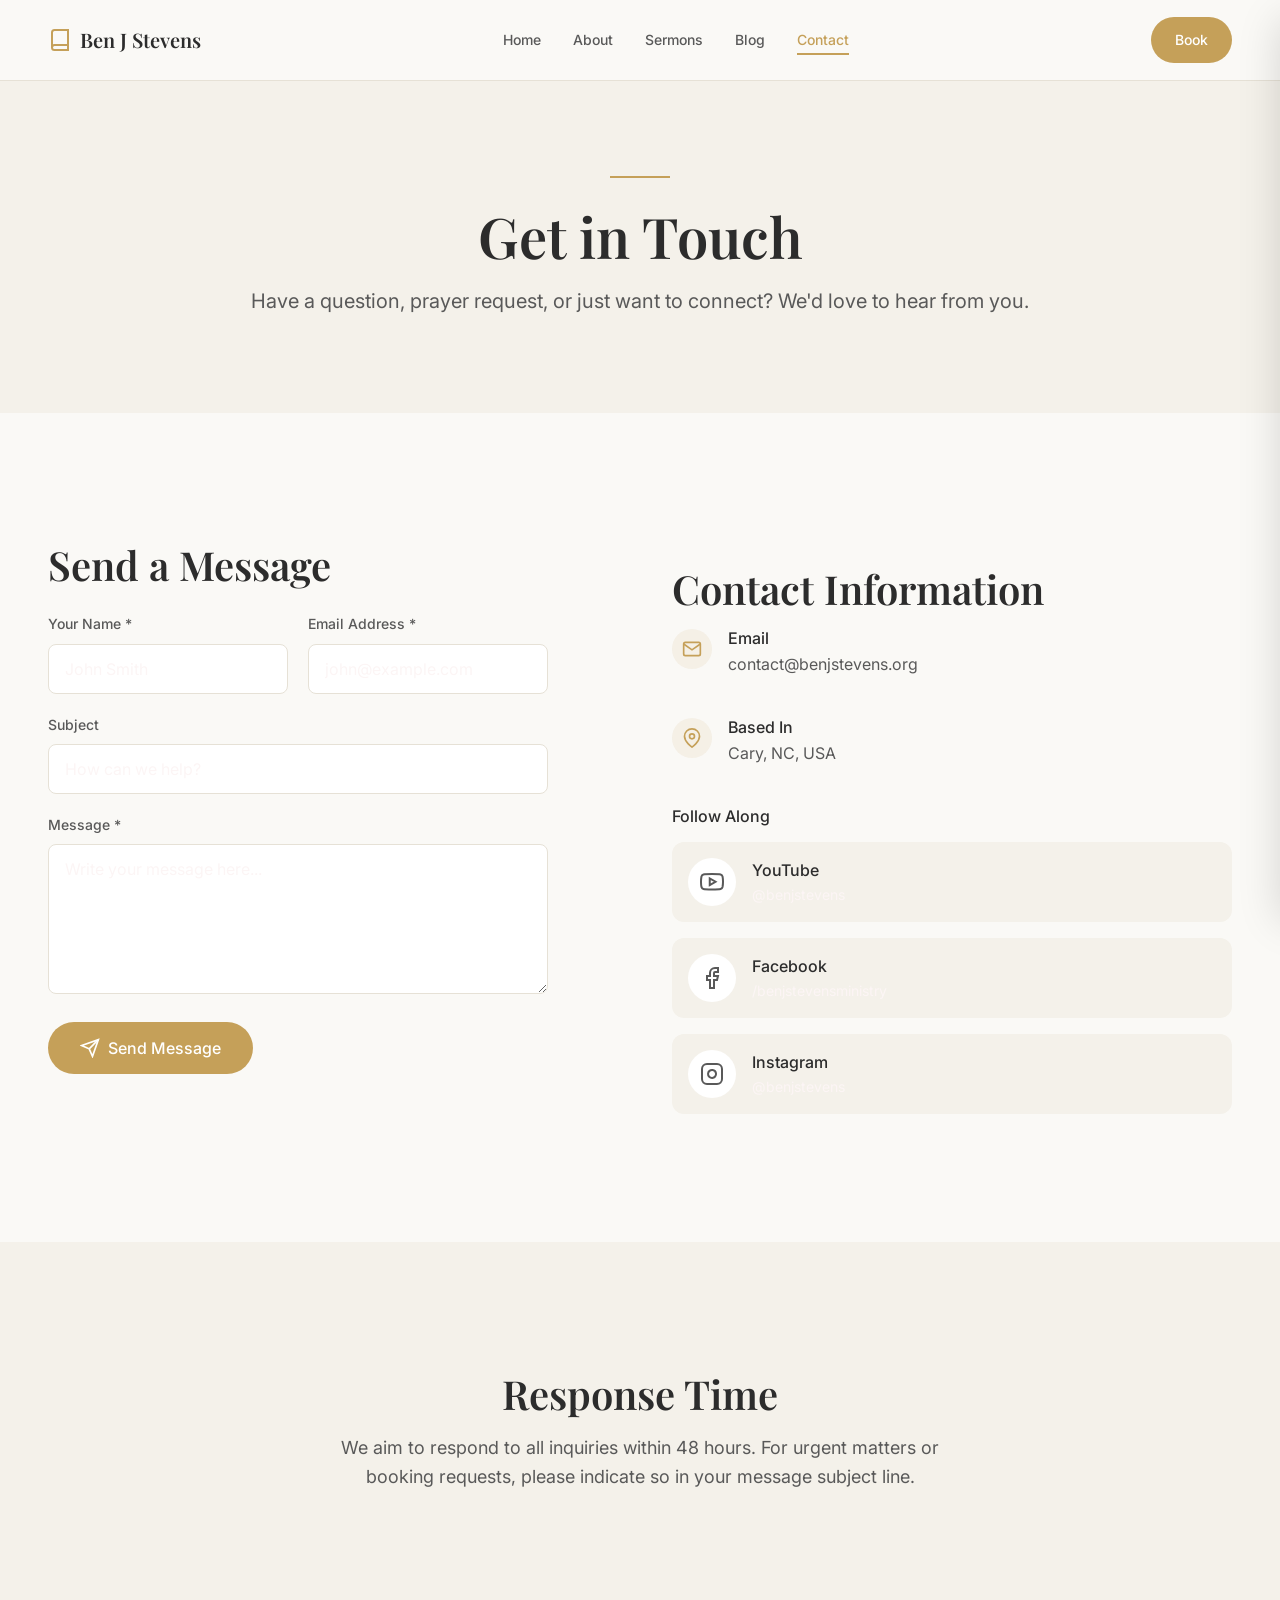
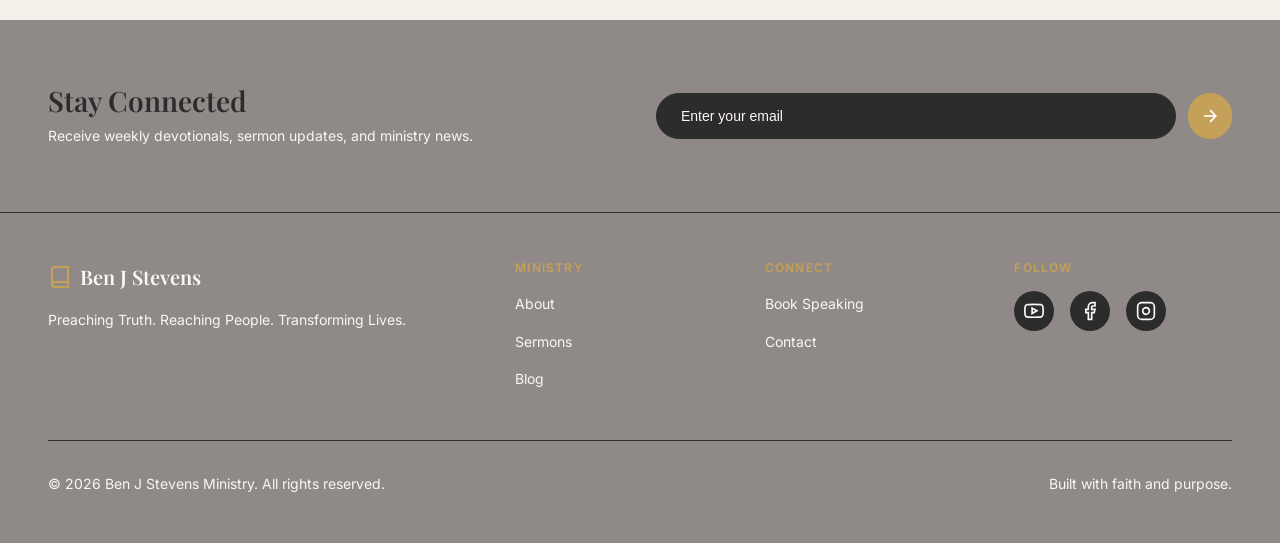
<file: contact.html>
<!DOCTYPE html>
<html lang="en">
<head>
    <meta charset="UTF-8">
    <meta name="viewport" content="width=device-width, initial-scale=1.0">
    <meta name="description" content="Contact Ben J Stevens Ministry. Have a question, prayer request, or just want to connect? We'd love to hear from you.">
    <title>Contact | Ben J Stevens Ministry</title>
    <link rel="stylesheet" href="styles.css">
    <link rel="preconnect" href="https://fonts.googleapis.com">
    <link rel="preconnect" href="https://fonts.gstatic.com" crossorigin>
    <link href="https://fonts.googleapis.com/css2?family=Playfair+Display:wght@400;500;600;700&family=Inter:wght@300;400;500;600;700&display=swap" rel="stylesheet">
</head>
<body>
    <!-- Header -->
    <header id="main-header" class="header header-solid">
        <div class="header-container">
            <a href="index.html" class="logo">
                <svg class="logo-icon" viewBox="0 0 24 24" fill="none" stroke="currentColor" stroke-width="2">
                    <path d="M4 19.5A2.5 2.5 0 0 1 6.5 17H20"></path>
                    <path d="M6.5 2H20v20H6.5A2.5 2.5 0 0 1 4 19.5v-15A2.5 2.5 0 0 1 6.5 2z"></path>
                </svg>
                <span>Ben J Stevens</span>
            </a>
            
            <nav class="nav-desktop">
                <a href="index.html" class="nav-link">Home</a>
                <a href="about.html" class="nav-link">About</a>
                <a href="sermons.html" class="nav-link">Sermons</a>
                <a href="blog.html" class="nav-link">Blog</a>
                <a href="contact.html" class="nav-link active">Contact</a>
            </nav>
            
            <a href="bookings.html" class="btn btn-primary btn-nav">Book</a>
            
            <button class="mobile-menu-btn" id="mobile-menu-btn" aria-label="Open menu">
                <svg viewBox="0 0 24 24" fill="none" stroke="currentColor" stroke-width="2">
                    <line x1="3" y1="12" x2="21" y2="12"></line>
                    <line x1="3" y1="6" x2="21" y2="6"></line>
                    <line x1="3" y1="18" x2="21" y2="18"></line>
                </svg>
            </button>
        </div>
    </header>
    
    <!-- Mobile Menu -->
    <div class="mobile-menu" id="mobile-menu">
        <div class="mobile-menu-content">
            <button class="mobile-menu-close" id="mobile-menu-close" aria-label="Close menu">
                <svg viewBox="0 0 24 24" fill="none" stroke="currentColor" stroke-width="2">
                    <line x1="18" y1="6" x2="6" y2="18"></line>
                    <line x1="6" y1="6" x2="18" y2="18"></line>
                </svg>
            </button>
            <nav class="mobile-nav">
                <a href="index.html" class="mobile-nav-link">Home</a>
                <a href="about.html" class="mobile-nav-link">About</a>
                <a href="sermons.html" class="mobile-nav-link">Sermons</a>
                <a href="blog.html" class="mobile-nav-link">Blog</a>
                <a href="contact.html" class="mobile-nav-link">Contact</a>
                <a href="bookings.html" class="btn btn-primary btn-full">Book</a>
            </nav>
        </div>
    </div>

    <main class="page-content">
        <!-- Hero Section -->
        <section class="page-hero-simple bg-cream">
            <div class="container text-center">
                <div class="section-divider center"></div>
                <h1 class="page-title">Get in Touch</h1>
                <p class="page-subtitle">Have a question, prayer request, or just want to connect? We'd love to hear from you.</p>
            </div>
        </section>

        <!-- Contact Section -->
        <section class="section bg-off-white">
            <div class="container">
                <div class="contact-grid">
                    <!-- Form -->
                    <div class="contact-form-wrapper">
                        <h2 class="section-title">Send a Message</h2>
                        <form class="contact-form" id="contact-form">
                            <div class="form-row">
                                <div class="form-group">
                                    <label for="contact-name" class="form-label">Your Name *</label>
                                    <input type="text" id="contact-name" name="name" class="form-input" placeholder="John Smith" required>
                                </div>
                                <div class="form-group">
                                    <label for="contact-email" class="form-label">Email Address *</label>
                                    <input type="email" id="contact-email" name="email" class="form-input" placeholder="john@example.com" required>
                                </div>
                            </div>
                            <div class="form-group">
                                <label for="contact-subject" class="form-label">Subject</label>
                                <input type="text" id="contact-subject" name="subject" class="form-input" placeholder="How can we help?">
                            </div>
                            <div class="form-group">
                                <label for="contact-message" class="form-label">Message *</label>
                                <textarea id="contact-message" name="message" class="form-textarea" rows="6" placeholder="Write your message here..." required></textarea>
                            </div>
                            <button type="submit" class="btn btn-primary btn-lg">
                                <svg class="btn-icon" viewBox="0 0 24 24" fill="none" stroke="currentColor" stroke-width="2">
                                    <line x1="22" y1="2" x2="11" y2="13"></line>
                                    <polygon points="22 2 15 22 11 13 2 9 22 2"></polygon>
                                </svg>
                                Send Message
                            </button>
                        </form>
                    </div>

                    <!-- Contact Info -->
                    <div class="contact-info">
                        <h2 class="section-title">Contact Information</h2>

                        <!-- Email -->
                        <div class="contact-item">
                            <div class="contact-item-icon">
                                <svg viewBox="0 0 24 24" fill="none" stroke="currentColor" stroke-width="2">
                                    <path d="M4 4h16c1.1 0 2 .9 2 2v12c0 1.1-.9 2-2 2H4c-1.1 0-2-.9-2-2V6c0-1.1.9-2 2-2z"></path>
                                    <polyline points="22,6 12,13 2,6"></polyline>
                                </svg>
                            </div>
                            <div>
                                <h3 class="contact-item-title">Email</h3>
                                <!-- REPLACE: Update with actual email address -->
                                <a href="mailto:contact@benjstevens.org" class="contact-item-link">contact@benjstevens.org</a>
                            </div>
                        </div>

                        <!-- Location -->
                        <div class="contact-item">
                            <div class="contact-item-icon">
                                <svg viewBox="0 0 24 24" fill="none" stroke="currentColor" stroke-width="2">
                                    <path d="M21 10c0 7-9 13-9 13s-9-6-9-13a9 9 0 0 1 18 0z"></path>
                                    <circle cx="12" cy="10" r="3"></circle>
                                </svg>
                            </div>
                            <div>
                                <h3 class="contact-item-title">Based In</h3>
                                <!-- REPLACE: Update with actual location -->
                                <p class="contact-item-text">Cary, NC, USA</p>
                            </div>
                        </div>

                        <!-- Social Links -->
                        <div class="contact-social">
                            <h3 class="contact-social-title">Follow Along</h3>
                            <div class="contact-social-grid">
                                <!-- REPLACE: Update href with actual social media URLs -->
                                <a href="https://youtube.com" target="_blank" rel="noopener noreferrer" class="contact-social-card">
                                    <div class="contact-social-icon">
                                        <svg viewBox="0 0 24 24" fill="none" stroke="currentColor" stroke-width="2">
                                            <path d="M22.54 6.42a2.78 2.78 0 0 0-1.94-2C18.88 4 12 4 12 4s-6.88 0-8.6.46a2.78 2.78 0 0 0-1.94 2A29 29 0 0 0 1 11.75a29 29 0 0 0 .46 5.33A2.78 2.78 0 0 0 3.4 19c1.72.46 8.6.46 8.6.46s6.88 0 8.6-.46a2.78 2.78 0 0 0 1.94-2 29 29 0 0 0 .46-5.25 29 29 0 0 0-.46-5.33z"></path>
                                            <polygon points="9.75 15.02 15.5 11.75 9.75 8.48 9.75 15.02"></polygon>
                                        </svg>
                                    </div>
                                    <div>
                                        <p class="contact-social-name">YouTube</p>
                                        <p class="contact-social-handle">@benjstevens</p>
                                    </div>
                                </a>
                                <a href="https://facebook.com" target="_blank" rel="noopener noreferrer" class="contact-social-card">
                                    <div class="contact-social-icon">
                                        <svg viewBox="0 0 24 24" fill="none" stroke="currentColor" stroke-width="2">
                                            <path d="M18 2h-3a5 5 0 0 0-5 5v3H7v4h3v8h4v-8h3l1-4h-4V7a1 1 0 0 1 1-1h3z"></path>
                                        </svg>
                                    </div>
                                    <div>
                                        <p class="contact-social-name">Facebook</p>
                                        <p class="contact-social-handle">/benjstevensministry</p>
                                    </div>
                                </a>
                                <a href="https://instagram.com" target="_blank" rel="noopener noreferrer" class="contact-social-card">
                                    <div class="contact-social-icon">
                                        <svg viewBox="0 0 24 24" fill="none" stroke="currentColor" stroke-width="2">
                                            <rect x="2" y="2" width="20" height="20" rx="5" ry="5"></rect>
                                            <path d="M16 11.37A4 4 0 1 1 12.63 8 4 4 0 0 1 16 11.37z"></path>
                                            <line x1="17.5" y1="6.5" x2="17.51" y2="6.5"></line>
                                        </svg>
                                    </div>
                                    <div>
                                        <p class="contact-social-name">Instagram</p>
                                        <p class="contact-social-handle">@benjstevens</p>
                                    </div>
                                </a>
                            </div>
                        </div>
                    </div>
                </div>
            </div>
        </section>

        <!-- Response Time -->
        <section class="section bg-cream">
            <div class="container text-center">
                <h2 class="section-title">Response Time</h2>
                <p class="section-subtitle" style="max-width: 600px; margin: 0 auto;">We aim to respond to all inquiries within 48 hours. For urgent matters or booking requests, please indicate so in your message subject line.</p>
            </div>
        </section>
    </main>

    <!-- Footer -->
    <footer class="footer">
        <div class="footer-newsletter">
            <div class="container">
                <div class="newsletter-grid">
                    <div class="newsletter-content">
                        <h3 class="newsletter-title">Stay Connected</h3>
                        <p class="newsletter-text">Receive weekly devotionals, sermon updates, and ministry news.</p>
                    </div>
                    <form class="newsletter-form" id="footer-newsletter-form">
                        <input type="email" placeholder="Enter your email" class="newsletter-input" required>
                        <button type="submit" class="btn btn-primary btn-icon-only" aria-label="Subscribe">
                            <svg viewBox="0 0 24 24" fill="none" stroke="currentColor" stroke-width="2">
                                <line x1="5" y1="12" x2="19" y2="12"></line>
                                <polyline points="12 5 19 12 12 19"></polyline>
                            </svg>
                        </button>
                    </form>
                </div>
            </div>
        </div>
        
        <div class="footer-main">
            <div class="container">
                <div class="footer-grid">
                    <div class="footer-brand">
                        <a href="index.html" class="footer-logo">
                            <svg class="logo-icon" viewBox="0 0 24 24" fill="none" stroke="currentColor" stroke-width="2">
                                <path d="M4 19.5A2.5 2.5 0 0 1 6.5 17H20"></path>
                                <path d="M6.5 2H20v20H6.5A2.5 2.5 0 0 1 4 19.5v-15A2.5 2.5 0 0 1 6.5 2z"></path>
                            </svg>
                            <span>Ben J Stevens</span>
                        </a>
                        <p class="footer-tagline">Preaching Truth. Reaching People. Transforming Lives.</p>
                    </div>
                    
                    <div class="footer-links">
                        <h4 class="footer-heading">Ministry</h4>
                        <ul>
                            <li><a href="about.html">About</a></li>
                            <li><a href="sermons.html">Sermons</a></li>
                            <li><a href="blog.html">Blog</a></li>
                        </ul>
                    </div>
                    
                    <div class="footer-links">
                        <h4 class="footer-heading">Connect</h4>
                        <ul>
                            <li><a href="bookings.html">Book Speaking</a></li>
                            <li><a href="contact.html">Contact</a></li>
                        </ul>
                    </div>
                    
                    <div class="footer-social">
                        <h4 class="footer-heading">Follow</h4>
                        <div class="social-links">
                            <a href="https://youtube.com" target="_blank" rel="noopener noreferrer" class="social-link" aria-label="YouTube">
                                <svg viewBox="0 0 24 24" fill="none" stroke="currentColor" stroke-width="2">
                                    <path d="M22.54 6.42a2.78 2.78 0 0 0-1.94-2C18.88 4 12 4 12 4s-6.88 0-8.6.46a2.78 2.78 0 0 0-1.94 2A29 29 0 0 0 1 11.75a29 29 0 0 0 .46 5.33A2.78 2.78 0 0 0 3.4 19c1.72.46 8.6.46 8.6.46s6.88 0 8.6-.46a2.78 2.78 0 0 0 1.94-2 29 29 0 0 0 .46-5.25 29 29 0 0 0-.46-5.33z"></path>
                                    <polygon points="9.75 15.02 15.5 11.75 9.75 8.48 9.75 15.02"></polygon>
                                </svg>
                            </a>
                            <a href="https://facebook.com" target="_blank" rel="noopener noreferrer" class="social-link" aria-label="Facebook">
                                <svg viewBox="0 0 24 24" fill="none" stroke="currentColor" stroke-width="2">
                                    <path d="M18 2h-3a5 5 0 0 0-5 5v3H7v4h3v8h4v-8h3l1-4h-4V7a1 1 0 0 1 1-1h3z"></path>
                                </svg>
                            </a>
                            <a href="https://instagram.com" target="_blank" rel="noopener noreferrer" class="social-link" aria-label="Instagram">
                                <svg viewBox="0 0 24 24" fill="none" stroke="currentColor" stroke-width="2">
                                    <rect x="2" y="2" width="20" height="20" rx="5" ry="5"></rect>
                                    <path d="M16 11.37A4 4 0 1 1 12.63 8 4 4 0 0 1 16 11.37z"></path>
                                    <line x1="17.5" y1="6.5" x2="17.51" y2="6.5"></line>
                                </svg>
                            </a>
                        </div>
                    </div>
                </div>
                
                <div class="footer-bottom">
                    <p>&copy; <span id="current-year"></span> Ben J Stevens Ministry. All rights reserved.</p>
                    <p>Built with faith and purpose.</p>
                </div>
            </div>
        </div>
    </footer>

    <div id="toast-container"></div>
    <script src="script.js"></script>
</body>
</html>
</file>
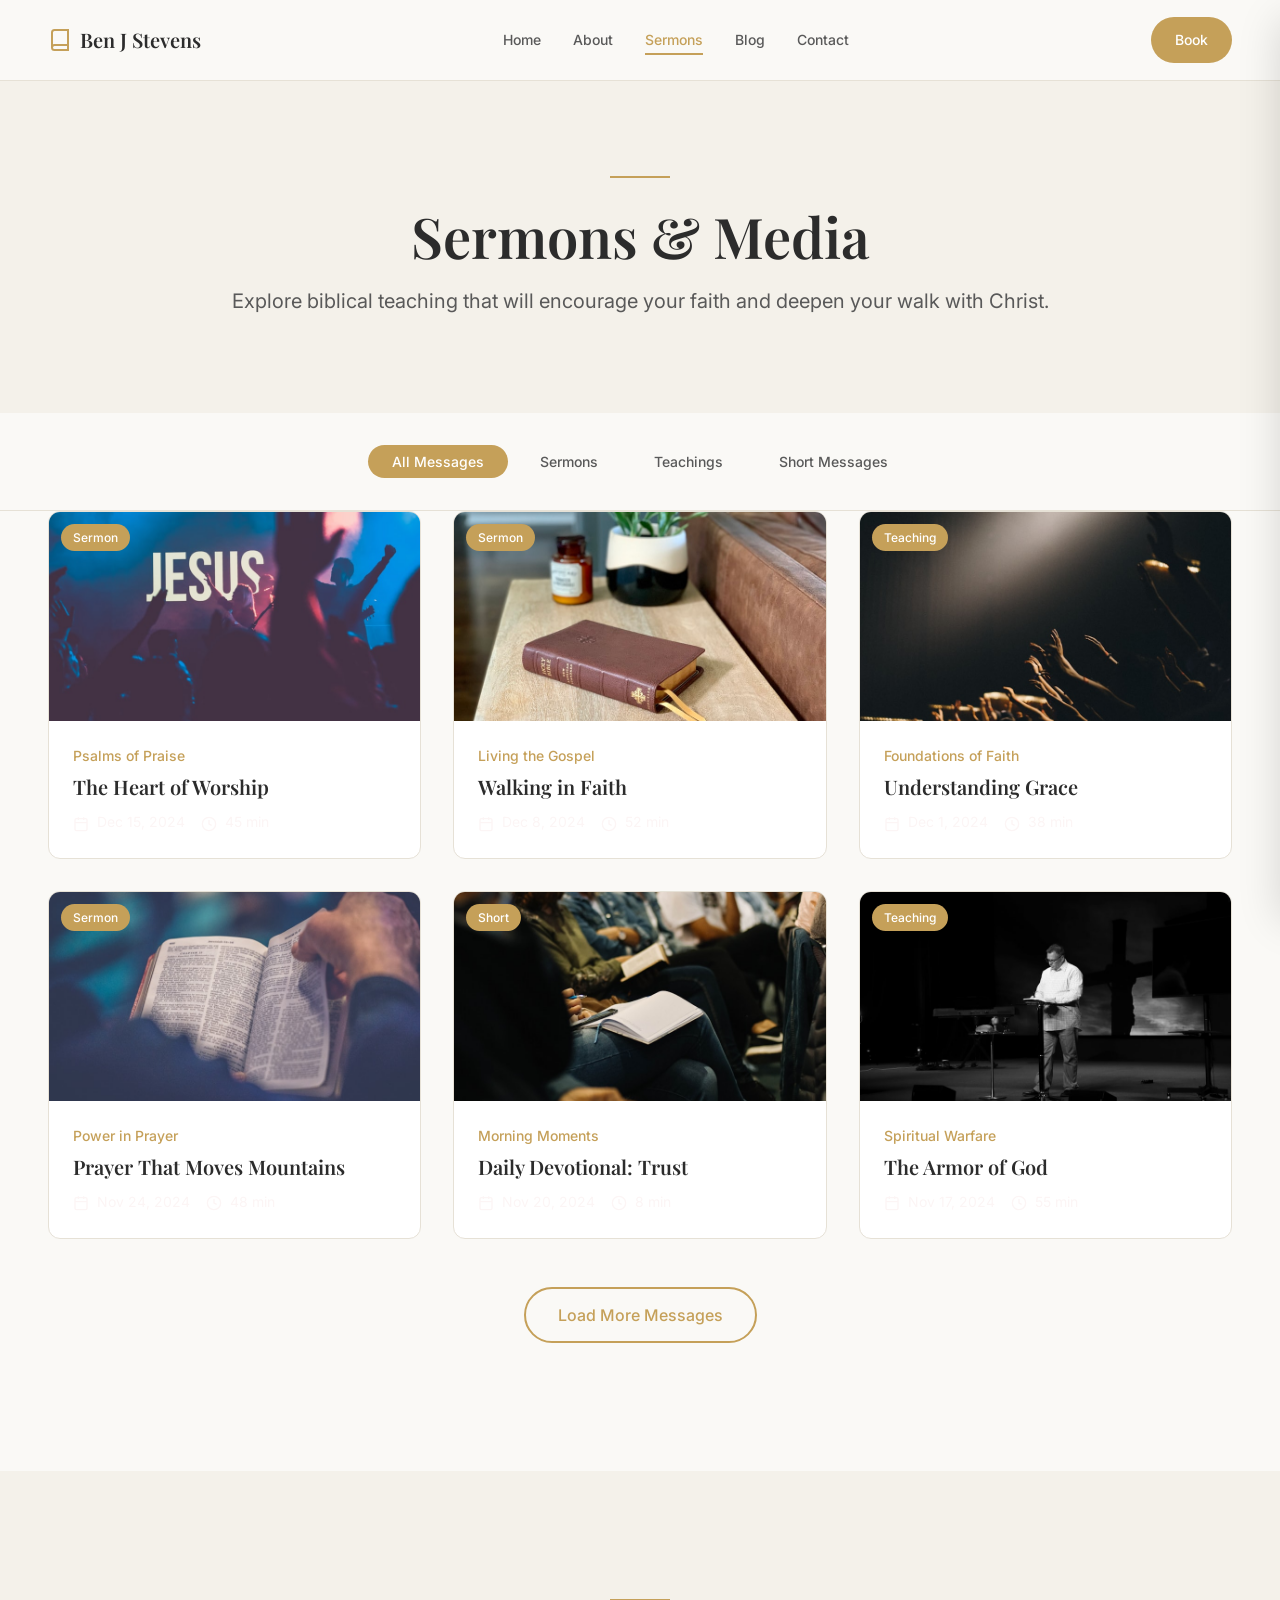
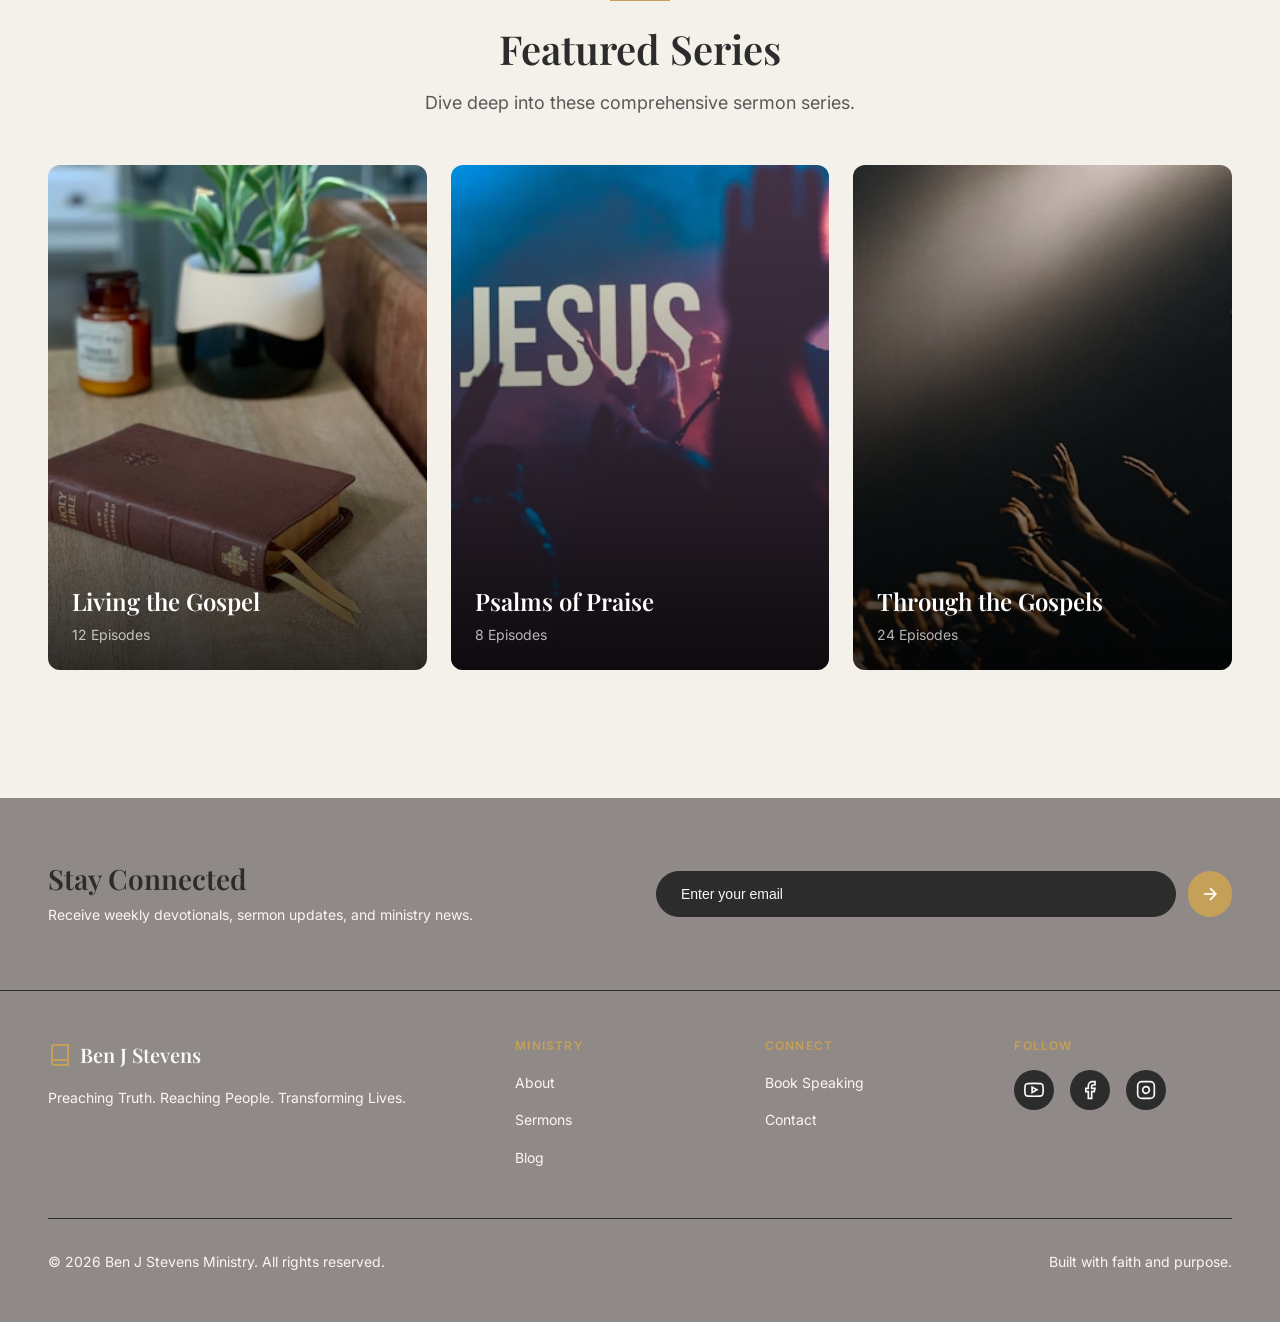
<file: sermons.html>
<!DOCTYPE html>
<html lang="en">
<head>
    <meta charset="UTF-8">
    <meta name="viewport" content="width=device-width, initial-scale=1.0">
    <meta name="description" content="Watch sermons and teachings from Ben J Stevens. Biblical messages to encourage your faith and deepen your walk with Christ.">
    <title>Sermons & Media | Ben J Stevens Ministry</title>
    <link rel="stylesheet" href="styles.css">
    <link rel="preconnect" href="https://fonts.googleapis.com">
    <link rel="preconnect" href="https://fonts.gstatic.com" crossorigin>
    <link href="https://fonts.googleapis.com/css2?family=Playfair+Display:wght@400;500;600;700&family=Inter:wght@300;400;500;600;700&display=swap" rel="stylesheet">
</head>
<body>
    <!-- Header -->
    <header id="main-header" class="header header-solid">
        <div class="header-container">
            <a href="index.html" class="logo">
                <svg class="logo-icon" viewBox="0 0 24 24" fill="none" stroke="currentColor" stroke-width="2">
                    <path d="M4 19.5A2.5 2.5 0 0 1 6.5 17H20"></path>
                    <path d="M6.5 2H20v20H6.5A2.5 2.5 0 0 1 4 19.5v-15A2.5 2.5 0 0 1 6.5 2z"></path>
                </svg>
                <span>Ben J Stevens</span>
            </a>
            
            <nav class="nav-desktop">
                <a href="index.html" class="nav-link">Home</a>
                <a href="about.html" class="nav-link">About</a>
                <a href="sermons.html" class="nav-link active">Sermons</a>
                <a href="blog.html" class="nav-link">Blog</a>
                <a href="contact.html" class="nav-link">Contact</a>
            </nav>
            
            <a href="bookings.html" class="btn btn-primary btn-nav">Book</a>
            
            <button class="mobile-menu-btn" id="mobile-menu-btn" aria-label="Open menu">
                <svg viewBox="0 0 24 24" fill="none" stroke="currentColor" stroke-width="2">
                    <line x1="3" y1="12" x2="21" y2="12"></line>
                    <line x1="3" y1="6" x2="21" y2="6"></line>
                    <line x1="3" y1="18" x2="21" y2="18"></line>
                </svg>
            </button>
        </div>
    </header>
    
    <!-- Mobile Menu -->
    <div class="mobile-menu" id="mobile-menu">
        <div class="mobile-menu-content">
            <button class="mobile-menu-close" id="mobile-menu-close" aria-label="Close menu">
                <svg viewBox="0 0 24 24" fill="none" stroke="currentColor" stroke-width="2">
                    <line x1="18" y1="6" x2="6" y2="18"></line>
                    <line x1="6" y1="6" x2="18" y2="18"></line>
                </svg>
            </button>
            <nav class="mobile-nav">
                <a href="index.html" class="mobile-nav-link">Home</a>
                <a href="about.html" class="mobile-nav-link">About</a>
                <a href="sermons.html" class="mobile-nav-link">Sermons</a>
                <a href="blog.html" class="mobile-nav-link">Blog</a>
                <a href="contact.html" class="mobile-nav-link">Contact</a>
                <a href="bookings.html" class="btn btn-primary btn-full">Book</a>
            </nav>
        </div>
    </div>

    <main class="page-content">
        <!-- Hero Section -->
        <section class="page-hero-simple bg-cream">
            <div class="container text-center">
                <div class="section-divider center"></div>
                <h1 class="page-title">Sermons & Media</h1>
                <p class="page-subtitle">Explore biblical teaching that will encourage your faith and deepen your walk with Christ.</p>
            </div>
        </section>

        <!-- Filter Tabs -->
        <section class="filter-section bg-off-white">
            <div class="container">
                <div class="filter-tabs" id="sermon-filters">
                    <button class="filter-btn active" data-filter="all">All Messages</button>
                    <button class="filter-btn" data-filter="sermons">Sermons</button>
                    <button class="filter-btn" data-filter="teachings">Teachings</button>
                    <button class="filter-btn" data-filter="shorts">Short Messages</button>
                </div>
            </div>
        </section>

        <!-- Sermons Grid -->
        <section class="section bg-off-white" style="padding-top: 0;">
            <div class="container">
                <!-- REPLACE: Update sermon data with actual sermons -->
                <div class="sermons-grid" id="sermons-grid">
                    <article class="sermon-card" data-category="sermons">
                        <div class="sermon-thumbnail">
                            <img src="images/sermon-1.jpg" alt="The Heart of Worship">
                            <div class="sermon-play-overlay">
                                <svg viewBox="0 0 24 24" fill="none" stroke="currentColor" stroke-width="2">
                                    <circle cx="12" cy="12" r="10"></circle>
                                    <polygon points="10 8 16 12 10 16 10 8" fill="currentColor"></polygon>
                                </svg>
                            </div>
                            <span class="sermon-badge">Sermon</span>
                        </div>
                        <div class="sermon-content">
                            <p class="sermon-series">Psalms of Praise</p>
                            <h3 class="sermon-title">The Heart of Worship</h3>
                            <div class="sermon-meta">
                                <span><svg viewBox="0 0 24 24" fill="none" stroke="currentColor" stroke-width="2" class="meta-icon"><rect x="3" y="4" width="18" height="18" rx="2" ry="2"></rect><line x1="16" y1="2" x2="16" y2="6"></line><line x1="8" y1="2" x2="8" y2="6"></line><line x1="3" y1="10" x2="21" y2="10"></line></svg> Dec 15, 2024</span>
                                <span><svg viewBox="0 0 24 24" fill="none" stroke="currentColor" stroke-width="2" class="meta-icon"><circle cx="12" cy="12" r="10"></circle><polyline points="12 6 12 12 16 14"></polyline></svg> 45 min</span>
                            </div>
                        </div>
                    </article>

                    <article class="sermon-card" data-category="sermons">
                        <div class="sermon-thumbnail">
                            <img src="images/sermon-2.jpg" alt="Walking in Faith">
                            <div class="sermon-play-overlay">
                                <svg viewBox="0 0 24 24" fill="none" stroke="currentColor" stroke-width="2">
                                    <circle cx="12" cy="12" r="10"></circle>
                                    <polygon points="10 8 16 12 10 16 10 8" fill="currentColor"></polygon>
                                </svg>
                            </div>
                            <span class="sermon-badge">Sermon</span>
                        </div>
                        <div class="sermon-content">
                            <p class="sermon-series">Living the Gospel</p>
                            <h3 class="sermon-title">Walking in Faith</h3>
                            <div class="sermon-meta">
                                <span><svg viewBox="0 0 24 24" fill="none" stroke="currentColor" stroke-width="2" class="meta-icon"><rect x="3" y="4" width="18" height="18" rx="2" ry="2"></rect><line x1="16" y1="2" x2="16" y2="6"></line><line x1="8" y1="2" x2="8" y2="6"></line><line x1="3" y1="10" x2="21" y2="10"></line></svg> Dec 8, 2024</span>
                                <span><svg viewBox="0 0 24 24" fill="none" stroke="currentColor" stroke-width="2" class="meta-icon"><circle cx="12" cy="12" r="10"></circle><polyline points="12 6 12 12 16 14"></polyline></svg> 52 min</span>
                            </div>
                        </div>
                    </article>

                    <article class="sermon-card" data-category="teachings">
                        <div class="sermon-thumbnail">
                            <img src="images/sermon-3.jpg" alt="Understanding Grace">
                            <div class="sermon-play-overlay">
                                <svg viewBox="0 0 24 24" fill="none" stroke="currentColor" stroke-width="2">
                                    <circle cx="12" cy="12" r="10"></circle>
                                    <polygon points="10 8 16 12 10 16 10 8" fill="currentColor"></polygon>
                                </svg>
                            </div>
                            <span class="sermon-badge">Teaching</span>
                        </div>
                        <div class="sermon-content">
                            <p class="sermon-series">Foundations of Faith</p>
                            <h3 class="sermon-title">Understanding Grace</h3>
                            <div class="sermon-meta">
                                <span><svg viewBox="0 0 24 24" fill="none" stroke="currentColor" stroke-width="2" class="meta-icon"><rect x="3" y="4" width="18" height="18" rx="2" ry="2"></rect><line x1="16" y1="2" x2="16" y2="6"></line><line x1="8" y1="2" x2="8" y2="6"></line><line x1="3" y1="10" x2="21" y2="10"></line></svg> Dec 1, 2024</span>
                                <span><svg viewBox="0 0 24 24" fill="none" stroke="currentColor" stroke-width="2" class="meta-icon"><circle cx="12" cy="12" r="10"></circle><polyline points="12 6 12 12 16 14"></polyline></svg> 38 min</span>
                            </div>
                        </div>
                    </article>

                    <article class="sermon-card" data-category="sermons">
                        <div class="sermon-thumbnail">
                            <img src="images/sermon-4.jpg" alt="Prayer That Moves Mountains">
                            <div class="sermon-play-overlay">
                                <svg viewBox="0 0 24 24" fill="none" stroke="currentColor" stroke-width="2">
                                    <circle cx="12" cy="12" r="10"></circle>
                                    <polygon points="10 8 16 12 10 16 10 8" fill="currentColor"></polygon>
                                </svg>
                            </div>
                            <span class="sermon-badge">Sermon</span>
                        </div>
                        <div class="sermon-content">
                            <p class="sermon-series">Power in Prayer</p>
                            <h3 class="sermon-title">Prayer That Moves Mountains</h3>
                            <div class="sermon-meta">
                                <span><svg viewBox="0 0 24 24" fill="none" stroke="currentColor" stroke-width="2" class="meta-icon"><rect x="3" y="4" width="18" height="18" rx="2" ry="2"></rect><line x1="16" y1="2" x2="16" y2="6"></line><line x1="8" y1="2" x2="8" y2="6"></line><line x1="3" y1="10" x2="21" y2="10"></line></svg> Nov 24, 2024</span>
                                <span><svg viewBox="0 0 24 24" fill="none" stroke="currentColor" stroke-width="2" class="meta-icon"><circle cx="12" cy="12" r="10"></circle><polyline points="12 6 12 12 16 14"></polyline></svg> 48 min</span>
                            </div>
                        </div>
                    </article>

                    <article class="sermon-card" data-category="shorts">
                        <div class="sermon-thumbnail">
                            <img src="images/sermon-5.jpg" alt="Daily Devotional: Trust">
                            <div class="sermon-play-overlay">
                                <svg viewBox="0 0 24 24" fill="none" stroke="currentColor" stroke-width="2">
                                    <circle cx="12" cy="12" r="10"></circle>
                                    <polygon points="10 8 16 12 10 16 10 8" fill="currentColor"></polygon>
                                </svg>
                            </div>
                            <span class="sermon-badge">Short</span>
                        </div>
                        <div class="sermon-content">
                            <p class="sermon-series">Morning Moments</p>
                            <h3 class="sermon-title">Daily Devotional: Trust</h3>
                            <div class="sermon-meta">
                                <span><svg viewBox="0 0 24 24" fill="none" stroke="currentColor" stroke-width="2" class="meta-icon"><rect x="3" y="4" width="18" height="18" rx="2" ry="2"></rect><line x1="16" y1="2" x2="16" y2="6"></line><line x1="8" y1="2" x2="8" y2="6"></line><line x1="3" y1="10" x2="21" y2="10"></line></svg> Nov 20, 2024</span>
                                <span><svg viewBox="0 0 24 24" fill="none" stroke="currentColor" stroke-width="2" class="meta-icon"><circle cx="12" cy="12" r="10"></circle><polyline points="12 6 12 12 16 14"></polyline></svg> 8 min</span>
                            </div>
                        </div>
                    </article>

                    <article class="sermon-card" data-category="teachings">
                        <div class="sermon-thumbnail">
                            <img src="images/sermon-6.jpg" alt="The Armor of God">
                            <div class="sermon-play-overlay">
                                <svg viewBox="0 0 24 24" fill="none" stroke="currentColor" stroke-width="2">
                                    <circle cx="12" cy="12" r="10"></circle>
                                    <polygon points="10 8 16 12 10 16 10 8" fill="currentColor"></polygon>
                                </svg>
                            </div>
                            <span class="sermon-badge">Teaching</span>
                        </div>
                        <div class="sermon-content">
                            <p class="sermon-series">Spiritual Warfare</p>
                            <h3 class="sermon-title">The Armor of God</h3>
                            <div class="sermon-meta">
                                <span><svg viewBox="0 0 24 24" fill="none" stroke="currentColor" stroke-width="2" class="meta-icon"><rect x="3" y="4" width="18" height="18" rx="2" ry="2"></rect><line x1="16" y1="2" x2="16" y2="6"></line><line x1="8" y1="2" x2="8" y2="6"></line><line x1="3" y1="10" x2="21" y2="10"></line></svg> Nov 17, 2024</span>
                                <span><svg viewBox="0 0 24 24" fill="none" stroke="currentColor" stroke-width="2" class="meta-icon"><circle cx="12" cy="12" r="10"></circle><polyline points="12 6 12 12 16 14"></polyline></svg> 55 min</span>
                            </div>
                        </div>
                    </article>
                </div>

                <div class="section-cta">
                    <button class="btn btn-outline btn-lg" id="load-more-sermons">Load More Messages</button>
                </div>
            </div>
        </section>

        <!-- Featured Series -->
        <section class="section bg-cream">
            <div class="container">
                <div class="section-header">
                    <div class="section-divider center"></div>
                    <h2 class="section-title center">Featured Series</h2>
                    <p class="section-subtitle">Dive deep into these comprehensive sermon series.</p>
                </div>

                <!-- REPLACE: Update series images and information -->
                <div class="series-grid">
                    <div class="series-card">
                        <img src="images/series-1.jpg" alt="Living the Gospel">
                        <div class="series-overlay"></div>
                        <div class="series-content">
                            <h3 class="series-title">Living the Gospel</h3>
                            <p class="series-episodes">12 Episodes</p>
                        </div>
                    </div>
                    <div class="series-card">
                        <img src="images/series-2.jpg" alt="Psalms of Praise">
                        <div class="series-overlay"></div>
                        <div class="series-content">
                            <h3 class="series-title">Psalms of Praise</h3>
                            <p class="series-episodes">8 Episodes</p>
                        </div>
                    </div>
                    <div class="series-card">
                        <img src="images/series-3.jpg" alt="Through the Gospels">
                        <div class="series-overlay"></div>
                        <div class="series-content">
                            <h3 class="series-title">Through the Gospels</h3>
                            <p class="series-episodes">24 Episodes</p>
                        </div>
                    </div>
                </div>
            </div>
        </section>
    </main>

    <!-- Footer -->
    <footer class="footer">
        <div class="footer-newsletter">
            <div class="container">
                <div class="newsletter-grid">
                    <div class="newsletter-content">
                        <h3 class="newsletter-title">Stay Connected</h3>
                        <p class="newsletter-text">Receive weekly devotionals, sermon updates, and ministry news.</p>
                    </div>
                    <form class="newsletter-form" id="footer-newsletter-form">
                        <input type="email" placeholder="Enter your email" class="newsletter-input" required>
                        <button type="submit" class="btn btn-primary btn-icon-only" aria-label="Subscribe">
                            <svg viewBox="0 0 24 24" fill="none" stroke="currentColor" stroke-width="2">
                                <line x1="5" y1="12" x2="19" y2="12"></line>
                                <polyline points="12 5 19 12 12 19"></polyline>
                            </svg>
                        </button>
                    </form>
                </div>
            </div>
        </div>
        
        <div class="footer-main">
            <div class="container">
                <div class="footer-grid">
                    <div class="footer-brand">
                        <a href="index.html" class="footer-logo">
                            <svg class="logo-icon" viewBox="0 0 24 24" fill="none" stroke="currentColor" stroke-width="2">
                                <path d="M4 19.5A2.5 2.5 0 0 1 6.5 17H20"></path>
                                <path d="M6.5 2H20v20H6.5A2.5 2.5 0 0 1 4 19.5v-15A2.5 2.5 0 0 1 6.5 2z"></path>
                            </svg>
                            <span>Ben J Stevens</span>
                        </a>
                        <p class="footer-tagline">Preaching Truth. Reaching People. Transforming Lives.</p>
                    </div>
                    
                    <div class="footer-links">
                        <h4 class="footer-heading">Ministry</h4>
                        <ul>
                            <li><a href="about.html">About</a></li>
                            <li><a href="sermons.html">Sermons</a></li>
                            <li><a href="blog.html">Blog</a></li>
                        </ul>
                    </div>
                    
                    <div class="footer-links">
                        <h4 class="footer-heading">Connect</h4>
                        <ul>
                            <li><a href="bookings.html">Book Speaking</a></li>
                            <li><a href="contact.html">Contact</a></li>
                        </ul>
                    </div>
                    
                    <div class="footer-social">
                        <h4 class="footer-heading">Follow</h4>
                        <div class="social-links">
                            <a href="https://youtube.com" target="_blank" rel="noopener noreferrer" class="social-link" aria-label="YouTube">
                                <svg viewBox="0 0 24 24" fill="none" stroke="currentColor" stroke-width="2">
                                    <path d="M22.54 6.42a2.78 2.78 0 0 0-1.94-2C18.88 4 12 4 12 4s-6.88 0-8.6.46a2.78 2.78 0 0 0-1.94 2A29 29 0 0 0 1 11.75a29 29 0 0 0 .46 5.33A2.78 2.78 0 0 0 3.4 19c1.72.46 8.6.46 8.6.46s6.88 0 8.6-.46a2.78 2.78 0 0 0 1.94-2 29 29 0 0 0 .46-5.25 29 29 0 0 0-.46-5.33z"></path>
                                    <polygon points="9.75 15.02 15.5 11.75 9.75 8.48 9.75 15.02"></polygon>
                                </svg>
                            </a>
                            <a href="https://facebook.com" target="_blank" rel="noopener noreferrer" class="social-link" aria-label="Facebook">
                                <svg viewBox="0 0 24 24" fill="none" stroke="currentColor" stroke-width="2">
                                    <path d="M18 2h-3a5 5 0 0 0-5 5v3H7v4h3v8h4v-8h3l1-4h-4V7a1 1 0 0 1 1-1h3z"></path>
                                </svg>
                            </a>
                            <a href="https://instagram.com" target="_blank" rel="noopener noreferrer" class="social-link" aria-label="Instagram">
                                <svg viewBox="0 0 24 24" fill="none" stroke="currentColor" stroke-width="2">
                                    <rect x="2" y="2" width="20" height="20" rx="5" ry="5"></rect>
                                    <path d="M16 11.37A4 4 0 1 1 12.63 8 4 4 0 0 1 16 11.37z"></path>
                                    <line x1="17.5" y1="6.5" x2="17.51" y2="6.5"></line>
                                </svg>
                            </a>
                        </div>
                    </div>
                </div>
                
                <div class="footer-bottom">
                    <p>&copy; <span id="current-year"></span> Ben J Stevens Ministry. All rights reserved.</p>
                    <p>Built with faith and purpose.</p>
                </div>
            </div>
        </div>
    </footer>

    <div id="toast-container"></div>
    <script src="script.js"></script>
</body>
</html>
</file>
<file: styles.css>
/* ============================================
   BEN J STEVENS MINISTRY - STYLES.CSS
   ============================================ */

/* === CSS Variables === */
:root {
    --gold: #C5A059;
    --gold-dark: #B08D45;
    --warm-stone: #E6E1D6;
    --off-white: #FAF9F6;
    --cream: #F4F1EA;
    --charcoal: #1A1A1A;
    --softgray: #8F8988;
    --text-primary: #2C2C2C;
    --text-secondary: #595959;
   --text-muted: #FCF5F5;
    --text-muted2: #8C8C8C;
    --white: #ffffff;
    --border: #E6E1D6;
    
    --font-serif: 'Playfair Display', Georgia, serif;
    --font-sans: 'Inter', -apple-system, BlinkMacSystemFont, sans-serif;
    
    --shadow-sm: 0 1px 2px rgba(0, 0, 0, 0.05);
    --shadow-md: 0 4px 6px rgba(0, 0, 0, 0.07);
    --shadow-lg: 0 10px 25px rgba(0, 0, 0, 0.1);
    --shadow-xl: 0 20px 40px rgba(0, 0, 0, 0.15);
}

/* === Reset & Base === */
*, *::before, *::after {
    box-sizing: border-box;
    margin: 0;
    padding: 0;
}

html {
    scroll-behavior: smooth;
}

body {
    font-family: var(--font-sans);
    font-size: 16px;
    line-height: 1.6;
    color: var(--text-primary);
    background-color: var(--off-white);
    -webkit-font-smoothing: antialiased;
    -moz-osx-font-smoothing: grayscale;
}

h1, h2, h3, h4, h5, h6 {
    font-family: var(--font-serif);
    font-weight: 600;
    line-height: 1.2;
    color: var(--text-primary);
}

a {
    color: inherit;
    text-decoration: none;
}

img {
    max-width: 100%;
    height: auto;
    display: block;
}

ul {
    list-style: none;
}

/* === Utilities === */
.container {
    max-width: 1280px;
    margin: 0 auto;
    padding: 0 1.5rem;
}

@media (min-width: 768px) {
    .container {
        padding: 0 3rem;
    }
}

.text-center { text-align: center; }
.text-gold { color: var(--gold); }

.bg-off-white { background-color: var(--off-white); }
.bg-cream { background-color: var(--cream); }
.bg-charcoal { background-color: var(--charcoal); }

.section {
    padding: 5rem 0;
}

@media (min-width: 768px) {
    .section {
        padding: 8rem 0;
    }
}

.section-divider {
    width: 60px;
    height: 2px;
    background-color: var(--gold);
    margin-bottom: 1.5rem;
}

.section-divider.center {
    margin-left: auto;
    margin-right: auto;
}

.section-title {
    font-size: 2rem;
    margin-bottom: 1rem;
}

@media (min-width: 768px) {
    .section-title {
        font-size: 2.5rem;
    }
}

.section-title.center {
    text-align: center;
}

.section-subtitle {
    font-size: 1.125rem;
    color: var(--text-secondary);
    max-width: 600px;
    text-align: center;
    margin: 0 auto;
}

.section-header {
    margin-bottom: 3rem;
}

.section-cta {
    text-align: center;
    margin-top: 3rem;
}

/* === Animations === */
@keyframes fadeInUp {
    from {
        opacity: 0;
        transform: translateY(20px);
    }
    to {
        opacity: 1;
        transform: translateY(0);
    }
}

.animate-fade-in {
    animation: fadeInUp 0.6s ease-out forwards;
}

.delay-1 { animation-delay: 0.1s; }
.delay-2 { animation-delay: 0.2s; }
.delay-3 { animation-delay: 0.3s; }

/* === Buttons === */
.btn {
    display: inline-flex;
    align-items: center;
    justify-content: center;
    gap: 0.5rem;
    padding: 0.75rem 1.5rem;
    font-family: var(--font-sans);
    font-size: 0.875rem;
    font-weight: 500;
    border-radius: 9999px;
    border: none;
    cursor: pointer;
    transition: background-color 0.3s ease, transform 0.3s ease, box-shadow 0.3s ease;
}

.btn-primary {
    background-color: var(--gold);
    color: var(--white);
}

.btn-primary:hover {
    background-color: var(--gold-dark);
    transform: scale(1.02);
}

.btn-outline {
    background-color: transparent;
    border: 2px solid var(--gold);
    color: var(--gold);
}

.btn-outline:hover {
    background-color: var(--gold);
    color: var(--white);
}

.btn-lg {
    padding: 1rem 2rem;
    font-size: 1rem;
}

.btn-full {
    width: 100%;
}

.btn-nav {
    display: none;
}

@media (min-width: 768px) {
    .btn-nav {
        display: inline-flex;
    }
}

.btn-icon {
    width: 1.25rem;
    height: 1.25rem;
}

.btn-icon-right {
    width: 1.25rem;
    height: 1.25rem;
    transition: transform 0.3s ease;
}

.btn:hover .btn-icon-right {
    transform: translateX(4px);
}

.btn-icon-only {
    padding: 0.75rem;
}

.btn-icon-only svg {
    width: 1.25rem;
    height: 1.25rem;
}

.btn-lift:hover {
    transform: translateY(-2px);
    box-shadow: 0 8px 25px rgba(197, 160, 89, 0.3);
}

/* === Header === */
.header {
    position: fixed;
    top: 0;
    left: 0;
    right: 0;
    z-index: 100;
    transition: background-color 0.3s ease, box-shadow 0.3s ease;
}

.header.scrolled,
.header-solid {
    background-color: rgba(250, 249, 246, 0.95);
    backdrop-filter: blur(12px);
    -webkit-backdrop-filter: blur(12px);
    box-shadow: 0 1px 0 var(--border);
}

.header-container {
    max-width: 1280px;
    margin: 0 auto;
    padding: 0 1.5rem;
    display: flex;
    align-items: center;
    justify-content: space-between;
    height: 80px;
}

@media (min-width: 768px) {
    .header-container {
        padding: 0 3rem;
    }
}

.logo {
    display: flex;
    align-items: center;
    gap: 0.5rem;
}

.logo-icon {
    width: 24px;
    height: 24px;
    color: var(--gold);
    transition: transform 0.3s ease;
}

.logo:hover .logo-icon {
    transform: scale(1.1);
}

.logo span {
    font-family: var(--font-serif);
    font-size: 1.25rem;
    font-weight: 600;
    color: var(--text-primary);
}

.nav-desktop {
    display: none;
    align-items: center;
    gap: 2rem;
}

@media (min-width: 768px) {
    .nav-desktop {
        display: flex;
    }
}

.nav-link {
    font-size: 0.875rem;
    font-weight: 500;
    color: var(--text-secondary);
    position: relative;
    transition: color 0.3s ease;
}

.nav-link:hover,
.nav-link.active {
    color: var(--gold);
}

.nav-link::after {
    content: '';
    position: absolute;
    bottom: -4px;
    left: 0;
    width: 0;
    height: 2px;
    background-color: var(--gold);
    transition: width 0.3s ease;
}

.nav-link:hover::after,
.nav-link.active::after {
    width: 100%;
}

.mobile-menu-btn {
    display: flex;
    align-items: center;
    justify-content: center;
    width: 40px;
    height: 40px;
    background: none;
    border: none;
    cursor: pointer;
}

@media (min-width: 768px) {
    .mobile-menu-btn {
        display: none;
    }
}

.mobile-menu-btn svg {
    width: 24px;
    height: 24px;
    color: var(--text-primary);
}

/* === Mobile Menu === */
.mobile-menu {
    position: fixed;
    top: 0;
    right: 0;
    bottom: 0;
    width: 280px;
    background-color: var(--off-white);
    z-index: 200;
    transform: translateX(100%);
    transition: transform 0.3s ease;
    box-shadow: var(--shadow-xl);
}

.mobile-menu.open {
    transform: translateX(0);
}

.mobile-menu-content {
    padding: 2rem 1.5rem;
}

.mobile-menu-close {
    position: absolute;
    top: 1rem;
    right: 1rem;
    width: 40px;
    height: 40px;
    display: flex;
    align-items: center;
    justify-content: center;
    background: none;
    border: none;
    cursor: pointer;
}

.mobile-menu-close svg {
    width: 24px;
    height: 24px;
    color: var(--text-primary);
}

.mobile-nav {
    display: flex;
    flex-direction: column;
    gap: 1.5rem;
    margin-top: 3rem;
}

.mobile-nav-link {
    font-size: 1.125rem;
    font-weight: 500;
    color: var(--text-secondary);
    transition: color 0.3s ease;
}

.mobile-nav-link:hover {
    color: var(--gold);
}

.mobile-menu-overlay {
    position: fixed;
    inset: 0;
    background-color: rgba(0, 0, 0, 0.5);
    z-index: 150;
    opacity: 0;
    visibility: hidden;
    transition: opacity 0.3s ease, visibility 0.3s ease;
}

.mobile-menu-overlay.open {
    opacity: 1;
    visibility: visible;
}

/* === Hero Section === */
.hero {
    position: relative;
    min-height: 90vh;
    display: flex;
    align-items: center;
    justify-content: center;
    overflow: hidden;
    /* REPLACE: Update this background image URL */
    background-image: url('images/hero-bg.jpg');
    background-size: cover;
    background-position: center;
}

.hero-overlay {
    position: absolute;
    inset: 0;
    background: linear-gradient(
        to bottom,
        rgba(250, 249, 246, 0.1) 0%,
        rgba(250, 249, 246, 0.6) 50%,
        rgba(250, 249, 246, 0.95) 100%
    );
}

.hero-content {
    position: relative;
    z-index: 10;
    max-width: 900px;
    padding: 0 1.5rem;
    text-align: center;
}

.hero-title {
    font-size: 2.5rem;
    font-weight: 600;
    line-height: 1.1;
    margin-bottom: 1.5rem;
    letter-spacing: -0.02em;
    color: #8F8988;
}

@media (min-width: 768px) {
    .hero-title {
        font-size: 4rem;
    }
}

@media (min-width: 1024px) {
    .hero-title {
        font-size: 5rem;
    }
}

.hero-subtitle {
    font-size: 1.125rem;
    color: var(--text-secondary);
    max-width: 600px;
    margin: 0 auto 2.5rem;
}

@media (min-width: 768px) {
    .hero-subtitle {
        font-size: 1.25rem;
    }
}

.hero-buttons {
    display: flex;
    flex-direction: column;
    gap: 1rem;
    justify-content: center;
}

@media (min-width: 640px) {
    .hero-buttons {
        flex-direction: row;
    }
}

.scroll-indicator {
    position: absolute;
    bottom: 2rem;
    left: 50%;
    transform: translateX(-50%);
    animation: bounce 2s infinite;
}

@keyframes bounce {
    0%, 20%, 50%, 80%, 100% { transform: translateX(-50%) translateY(0); }
    40% { transform: translateX(-50%) translateY(-10px); }
    60% { transform: translateX(-50%) translateY(-5px); }
}

.scroll-mouse {
    width: 24px;
    height: 40px;
    border: 2px solid var(--gold);
    border-radius: 9999px;
    display: flex;
    justify-content: center;
    padding-top: 8px;
}

.scroll-dot {
    width: 6px;
    height: 12px;
    background-color: var(--gold);
    border-radius: 9999px;
}

/* === Bio Section === */
.bio-grid {
    display: grid;
    gap: 3rem;
    align-items: center;
}

@media (min-width: 768px) {
    .bio-grid {
        grid-template-columns: 1fr 1fr;
        gap: 5rem;
    }
}

.bio-image-wrapper {
    position: relative;
}

.bio-image {
    width: 100%;
    aspect-ratio: 4 / 5;
    object-fit: cover;
    border-radius: 1rem;
    box-shadow: var(--shadow-lg);
}

.bio-image-accent {
    position: absolute;
    bottom: -1.5rem;
    right: -1.5rem;
    width: 8rem;
    height: 8rem;
    background-color: rgba(197, 160, 89, 0.1);
    border-radius: 1rem;
    z-index: -1;
}

.bio-content {
    padding-top: 1rem;
}

.bio-text {
    font-size: 1.125rem;
    color: var(--text-secondary);
    line-height: 1.8;
    margin-bottom: 1.5rem;
}

.link-arrow {
    display: inline-flex;
    align-items: center;
    gap: 0.5rem;
    color: var(--gold);
    font-weight: 500;
    transition: gap 0.3s ease;
}

.link-arrow:hover {
    gap: 0.75rem;
}

.link-arrow-icon {
    width: 1rem;
    height: 1rem;
    transition: transform 0.3s ease;
}

.link-arrow:hover .link-arrow-icon {
    transform: translateX(4px);
}

/* === Video Section === */
.video-wrapper {
    max-width: 900px;
    margin: 0 auto;
}

.video-container {
    position: relative;
    padding-bottom: 56.25%;
    height: 0;
    overflow: hidden;
    border-radius: 1rem;
    box-shadow: var(--shadow-xl);
    background-color: var(--charcoal);
}

.video-container iframe {
    position: absolute;
    top: 0;
    left: 0;
    width: 100%;
    height: 100%;
}

.video-info {
    text-align: center;
    margin-top: 1.5rem;
}

.video-title {
    font-size: 1.5rem;
    margin-bottom: 0.5rem;
}

.video-series {
    color: var(--text-muted);
}

/* === Speaking CTA Section === */
.speaking-cta {
    position: relative;
    padding: 6rem 0;
    overflow: hidden;
    /* REPLACE: Update this background image URL */
    background-image: url('images/speaking-bg.jpg');
    background-size: cover;
    background-position: center;
}

@media (min-width: 768px) {
    .speaking-cta {
        padding: 8rem 0;
    }
}

.speaking-cta-overlay {
    position: absolute;
    inset: 0;
    background: linear-gradient(
        to bottom,
        rgba(26, 26, 26, 0.4) 0%,
        rgba(26, 26, 26, 0.7) 100%
    );
}

.speaking-cta-content {
    position: relative;
    z-index: 10;
    max-width: 900px;
    margin: 0 auto;
    padding: 0 1.5rem;
    text-align: center;
}

.speaking-cta-icon {
    width: 3rem;
    height: 3rem;
    margin: 0 auto 1.5rem;
    color: var(--gold);
}

.speaking-cta-icon svg {
    width: 100%;
    height: 100%;
}

.speaking-cta-title {
    font-size: 2rem;
    color: var(--white);
    margin-bottom: 1.5rem;
}

@media (min-width: 768px) {
    .speaking-cta-title {
        font-size: 3rem;
    }
}

.speaking-cta-text {
    font-size: 1.125rem;
    color: rgba(255, 255, 255, 0.8);
    max-width: 600px;
    margin: 0 auto 2.5rem;
}

/* === Stats Section === */
.stats-grid {
    display: grid;
    grid-template-columns: repeat(2, 1fr);
    gap: 2rem;
    text-align: center;
}

@media (min-width: 768px) {
    .stats-grid {
        grid-template-columns: repeat(4, 1fr);
    }
}

.stat-item {
    padding: 1.5rem;
}

.stat-number {
    display: block;
    font-family: var(--font-serif);
    font-size: 2.5rem;
    color: var(--gold);
    margin-bottom: 0.5rem;
}

@media (min-width: 768px) {
    .stat-number {
        font-size: 3rem;
    }
}

.stat-label {
    color: var(--text-secondary);
    font-size: 0.875rem;
}

/* === Footer === */
.footer {
    background-color: var(--softgray);
    color: var(--off-white);
}

.footer-newsletter {
    border-bottom: 1px solid #2C2C2C;
    padding: 4rem 0;
}

.newsletter-grid {
    display: grid;
    gap: 2rem;
    align-items: center;
}

@media (min-width: 768px) {
    .newsletter-grid {
        grid-template-columns: 1fr 1fr;
    }
}

.newsletter-title {
    font-size: 1.5rem;
    margin-bottom: 0.5rem;
}

@media (min-width: 768px) {
    .newsletter-title {
        font-size: 1.75rem;
    }
}

.newsletter-text {
    color: var(--text-muted);
    font-size: 0.875rem;
}

.newsletter-form {
    display: flex;
    gap: 0.75rem;
}

.newsletter-input {
    flex: 1;
    padding: 0.875rem 1.5rem;
    background-color: #2C2C2C;
    border: 1px solid #2C2C2C;
    border-radius: 9999px;
    color: var(--off-white);
    font-size: 0.875rem;
    transition: border-color 0.3s ease;
}

.newsletter-input::placeholder {
    color: var(--text-muted);
}

.newsletter-input:focus {
    outline: none;
    border-color: var(--gold);
}

.footer-main {
    padding: 3rem 0;
}

.footer-grid {
    display: grid;
    grid-template-columns: repeat(2, 1fr);
    gap: 2rem;
}

@media (min-width: 768px) {
    .footer-grid {
        grid-template-columns: 2fr 1fr 1fr 1fr;
    }
}

.footer-brand {
    grid-column: span 2;
}

@media (min-width: 768px) {
    .footer-brand {
        grid-column: span 1;
    }
}

.footer-logo {
    display: inline-flex;
    align-items: center;
    gap: 0.5rem;
    margin-bottom: 1rem;
}

.footer-logo .logo-icon {
    color: var(--gold);
}

.footer-logo span {
    font-family: var(--font-serif);
    font-size: 1.25rem;
    font-weight: 600;
}

.footer-tagline {
    color: var(--text-muted);
    font-size: 0.875rem;
}

.footer-heading {
    font-family: var(--font-sans);
    font-size: 0.75rem;
    font-weight: 600;
    text-transform: uppercase;
    letter-spacing: 0.1em;
    color: var(--gold);
    margin-bottom: 1rem;
}

.footer-links ul {
    display: flex;
    flex-direction: column;
    gap: 0.75rem;
}

.footer-links a {
    color: var(--text-muted);
    font-size: 0.875rem;
    transition: color 0.3s ease;
}

.footer-links a:hover {
    color: var(--off-white);
}

.social-links {
    display: flex;
    gap: 1rem;
}

.social-link {
    width: 40px;
    height: 40px;
    display: flex;
    align-items: center;
    justify-content: center;
    background-color: #2C2C2C;
    border-radius: 50%;
    transition: background-color 0.3s ease;
}

.social-link:hover {
    background-color: var(--gold);
}

.social-link svg {
    width: 20px;
    height: 20px;
}

.footer-bottom {
    border-top: 1px solid #2C2C2C;
    margin-top: 3rem;
    padding-top: 2rem;
    display: flex;
    flex-direction: column;
    gap: 0.5rem;
    text-align: center;
}

@media (min-width: 768px) {
    .footer-bottom {
        flex-direction: row;
        justify-content: space-between;
    }
}

.footer-bottom p {
    color: var(--text-muted);
    font-size: 0.875rem;
}

/* === Toast Notifications === */
#toast-container {
    position: fixed;
    bottom: 1.5rem;
    right: 1.5rem;
    z-index: 1000;
    display: flex;
    flex-direction: column;
    gap: 0.75rem;
}

.toast {
    background-color: var(--off-white);
    border: 1px solid var(--border);
    border-radius: 0.5rem;
    padding: 1rem 1.5rem;
    box-shadow: var(--shadow-lg);
    max-width: 350px;
    animation: slideIn 0.3s ease;
}

@keyframes slideIn {
    from {
        opacity: 0;
        transform: translateX(100%);
    }
    to {
        opacity: 1;
        transform: translateX(0);
    }
}

.toast-title {
    font-weight: 600;
    color: var(--text-primary);
    margin-bottom: 0.25rem;
}

.toast-message {
    font-size: 0.875rem;
    color: var(--text-secondary);
}

/* === Page Content === */
.page-content {
    padding-top: 80px;
}

.page-hero {
    padding: 5rem 0;
}

@media (min-width: 768px) {
    .page-hero {
        padding: 8rem 0;
    }
}

.page-hero-simple {
    padding: 4rem 0;
}

@media (min-width: 768px) {
    .page-hero-simple {
        padding: 6rem 0;
    }
}

.page-hero-grid {
    display: grid;
    gap: 3rem;
    align-items: center;
}

@media (min-width: 768px) {
    .page-hero-grid {
        grid-template-columns: 1fr 1fr;
    }
}

.page-title {
    font-size: 2.5rem;
    margin-bottom: 1rem;
}

@media (min-width: 768px) {
    .page-title {
        font-size: 3.5rem;
    }
}

.page-subtitle {
    font-size: 1.125rem;
    color: var(--text-secondary);
}

@media (min-width: 768px) {
    .page-subtitle {
        font-size: 1.25rem;
    }
}

.hero-portrait {
    width: 100%;
    aspect-ratio: 1;
    object-fit: cover;
    border-radius: 1rem;
    box-shadow: var(--shadow-xl);
}

.hero-portrait-accent {
    position: absolute;
    bottom: -1rem;
    left: -1rem;
    width: 6rem;
    height: 6rem;
    background-color: rgba(197, 160, 89, 0.2);
    border-radius: 0.75rem;
    z-index: -1;
}

/* === About Page === */
.content-narrow {
    max-width: 800px;
}

.prose {
    font-size: 1.125rem;
    color: var(--text-secondary);
    line-height: 1.8;
}

.prose p {
    margin-bottom: 1.5rem;
}

.mission-content {
    max-width: 900px;
    margin: 0 auto;
    text-align: center;
}

.mission-quote {
    font-family: var(--font-serif);
    font-size: 1.25rem;
    font-style: italic;
    color: var(--text-secondary);
    line-height: 1.8;
}

@media (min-width: 768px) {
    .mission-quote {
        font-size: 1.5rem;
    }
}

.values-grid {
    display: grid;
    gap: 1.5rem;
}

@media (min-width: 768px) {
    .values-grid {
        grid-template-columns: repeat(2, 1fr);
    }
}

@media (min-width: 1024px) {
    .values-grid {
        grid-template-columns: repeat(4, 1fr);
    }
}

.value-card {
    background-color: var(--cream);
    padding: 2rem;
    border-radius: 0.75rem;
    border: 1px solid transparent;
    transition: border-color 0.3s ease;
}

.value-card:hover {
    border-color: rgba(197, 160, 89, 0.2);
}

.value-icon {
    width: 2.5rem;
    height: 2.5rem;
    color: var(--gold);
    margin-bottom: 1rem;
}

.value-title {
    font-size: 1.25rem;
    margin-bottom: 0.75rem;
}

.value-text {
    color: var(--text-secondary);
    font-size: 0.875rem;
    line-height: 1.6;
}

.gallery-grid {
    display: grid;
    grid-template-columns: repeat(2, 1fr);
    gap: 1rem;
}

@media (min-width: 768px) {
    .gallery-grid {
        grid-template-columns: repeat(3, 1fr);
    }
}

.gallery-item {
    border-radius: 0.5rem;
    overflow: hidden;
}

.gallery-item img {
    width: 100%;
    height: 100%;
    object-fit: cover;
    transition: transform 0.5s ease;
}

.gallery-item:hover img {
    transform: scale(1.05);
}

.gallery-item.gallery-wide {
    grid-column: span 2;
}

.gallery-item:not(.gallery-wide) {
    aspect-ratio: 1;
}

.gallery-wide {
    aspect-ratio: 16 / 9;
}

/* === Sermons Page === */
.filter-section {
    padding: 2rem 0;
    border-bottom: 1px solid var(--border);
}

.filter-tabs {
    display: flex;
    flex-wrap: wrap;
    gap: 0.5rem;
    justify-content: center;
}

.filter-btn {
    padding: 0.5rem 1.5rem;
    font-family: var(--font-sans);
    font-size: 0.875rem;
    font-weight: 500;
    background-color: transparent;
    border: none;
    border-radius: 9999px;
    cursor: pointer;
    color: var(--text-secondary);
    transition: background-color 0.3s ease, color 0.3s ease;
}

.filter-btn:hover {
    background-color: var(--warm-stone);
    color: var(--text-primary);
}

.filter-btn.active {
    background-color: var(--gold);
    color: var(--white);
}

.sermons-grid {
    display: grid;
    gap: 2rem;
}

@media (min-width: 768px) {
    .sermons-grid {
        grid-template-columns: repeat(2, 1fr);
    }
}

@media (min-width: 1024px) {
    .sermons-grid {
        grid-template-columns: repeat(3, 1fr);
    }
}

.sermon-card {
    background-color: var(--white);
    border-radius: 0.75rem;
    overflow: hidden;
    border: 1px solid var(--border);
    transition: border-color 0.3s ease, box-shadow 0.3s ease;
    cursor: pointer;
}

.sermon-card:hover {
    border-color: rgba(197, 160, 89, 0.5);
    box-shadow: 0 8px 30px rgba(0, 0, 0, 0.06);
}

.sermon-thumbnail {
    position: relative;
    aspect-ratio: 16 / 9;
    overflow: hidden;
}

.sermon-thumbnail img {
    width: 100%;
    height: 100%;
    object-fit: cover;
    transition: transform 0.5s ease;
}

.sermon-card:hover .sermon-thumbnail img {
    transform: scale(1.05);
}

.sermon-play-overlay {
    position: absolute;
    inset: 0;
    background-color: rgba(0, 0, 0, 0.3);
    display: flex;
    align-items: center;
    justify-content: center;
    opacity: 0;
    transition: opacity 0.3s ease;
}

.sermon-card:hover .sermon-play-overlay {
    opacity: 1;
}

.sermon-play-overlay svg {
    width: 4rem;
    height: 4rem;
    color: var(--white);
}

.sermon-badge {
    position: absolute;
    top: 0.75rem;
    left: 0.75rem;
    padding: 0.25rem 0.75rem;
    background-color: var(--gold);
    color: var(--white);
    font-size: 0.75rem;
    font-weight: 500;
    border-radius: 9999px;
    text-transform: capitalize;
}

.sermon-content {
    padding: 1.5rem;
}

.sermon-series {
    color: var(--gold);
    font-size: 0.875rem;
    font-weight: 500;
    margin-bottom: 0.5rem;
}

.sermon-title {
    font-size: 1.25rem;
    margin-bottom: 0.75rem;
    transition: color 0.3s ease;
}

.sermon-card:hover .sermon-title {
    color: var(--gold);
}

.sermon-meta,
.post-meta {
    display: flex;
    gap: 1rem;
    color: var(--text-muted);
    font-size: 0.875rem;
}

.meta-icon {
    width: 1rem;
    height: 1rem;
    vertical-align: middle;
    margin-right: 0.25rem;
}

.series-grid {
    display: grid;
    gap: 1.5rem;
}

@media (min-width: 768px) {
    .series-grid {
        grid-template-columns: repeat(3, 1fr);
    }
}

.series-card {
    position: relative;
    border-radius: 0.75rem;
    overflow: hidden;
    aspect-ratio: 3 / 4;
    cursor: pointer;
}

.series-card img {
    width: 100%;
    height: 100%;
    object-fit: cover;
    transition: transform 0.5s ease;
}

.series-card:hover img {
    transform: scale(1.05);
}

.series-overlay {
    position: absolute;
    inset: 0;
    background: linear-gradient(to top, rgba(0, 0, 0, 0.8) 0%, rgba(0, 0, 0, 0.3) 50%, transparent 100%);
}

.series-content {
    position: absolute;
    bottom: 0;
    left: 0;
    right: 0;
    padding: 1.5rem;
}

.series-title {
    font-size: 1.5rem;
    color: var(--white);
    margin-bottom: 0.5rem;
}

.series-episodes {
    color: rgba(255, 255, 255, 0.7);
    font-size: 0.875rem;
}

/* === Bookings Page === */
.booking-hero {
    position: relative;
    padding: 8rem 0;
    overflow: hidden;
    /* REPLACE: Update this background image URL */
    background-image: url('images/booking-bg.jpg');
    background-size: cover;
    background-position: center;
}

.booking-hero-overlay {
    position: absolute;
    inset: 0;
    background-color: rgba(26, 26, 26, 0.7);
}

.booking-hero-content {
    position: relative;
    z-index: 10;
    max-width: 900px;
    margin: 0 auto;
    padding: 0 1.5rem;
    text-align: center;
}

.booking-hero-icon {
    width: 4rem;
    height: 4rem;
    background-color: rgba(197, 160, 89, 0.2);
    border-radius: 50%;
    display: flex;
    align-items: center;
    justify-content: center;
    margin: 0 auto 1.5rem;
}

.booking-hero-icon svg {
    width: 2rem;
    height: 2rem;
    color: var(--gold);
}

.booking-hero-title {
    font-size: 2rem;
    color: var(--white);
    margin-bottom: 1.5rem;
}

@media (min-width: 768px) {
    .booking-hero-title {
        font-size: 3rem;
    }
}

.booking-hero-text {
    font-size: 1.125rem;
    color: rgba(255, 255, 255, 0.7);
    max-width: 600px;
    margin: 0 auto 2.5rem;
}

.topics-grid {
    display: grid;
    gap: 1.5rem;
}

@media (min-width: 768px) {
    .topics-grid {
        grid-template-columns: repeat(2, 1fr);
    }
}

.topic-card {
    background-color: var(--cream);
    padding: 2rem;
    border-radius: 0.75rem;
    border: 1px solid transparent;
    transition: border-color 0.3s ease;
}

.topic-card:hover {
    border-color: rgba(197, 160, 89, 0.2);
}

.topic-icon {
    width: 2.5rem;
    height: 2.5rem;
    color: var(--gold);
    margin-bottom: 1rem;
}

.topic-title {
    font-size: 1.25rem;
    margin-bottom: 0.75rem;
}

.topic-text {
    color: var(--text-secondary);
    line-height: 1.6;
}

.expect-grid {
    display: grid;
    gap: 3rem;
    align-items: center;
}

@media (min-width: 768px) {
    .expect-grid {
        grid-template-columns: 1fr 1fr;
    }
}

.expect-intro {
    font-size: 1.125rem;
    color: var(--text-secondary);
    margin-bottom: 2rem;
}

.expect-list {
    display: flex;
    flex-direction: column;
    gap: 1rem;
}

.expect-list li {
    display: flex;
    align-items: flex-start;
    gap: 0.75rem;
    color: var(--text-secondary);
}

.check-icon {
    width: 1.25rem;
    height: 1.25rem;
    color: var(--gold);
    flex-shrink: 0;
    margin-top: 0.125rem;
}

.expect-image {
    position: relative;
}

.expect-image img {
    width: 100%;
    aspect-ratio: 4 / 3;
    object-fit: cover;
    border-radius: 1rem;
    box-shadow: var(--shadow-lg);
}

.expect-image-accent {
    position: absolute;
    bottom: -1rem;
    right: -1rem;
    width: 6rem;
    height: 6rem;
    background-color: rgba(197, 160, 89, 0.2);
    border-radius: 0.75rem;
    z-index: -1;
}

/* === Modal === */
.modal-overlay {
    position: fixed;
    inset: 0;
    background-color: rgba(0, 0, 0, 0.5);
    z-index: 200;
    display: flex;
    align-items: center;
    justify-content: center;
    padding: 1.5rem;
    opacity: 0;
    visibility: hidden;
    transition: opacity 0.3s ease, visibility 0.3s ease;
}

.modal-overlay.open {
    opacity: 1;
    visibility: visible;
}

.modal {
    background-color: var(--off-white);
    border-radius: 1rem;
    width: 100%;
    max-width: 500px;
    max-height: 90vh;
    overflow-y: auto;
    padding: 2rem;
    position: relative;
    transform: scale(0.95);
    transition: transform 0.3s ease;
}

.modal-overlay.open .modal {
    transform: scale(1);
}

.modal-close {
    position: absolute;
    top: 1rem;
    right: 1rem;
    width: 40px;
    height: 40px;
    display: flex;
    align-items: center;
    justify-content: center;
    background: none;
    border: none;
    cursor: pointer;
    border-radius: 50%;
    transition: background-color 0.3s ease;
}

.modal-close:hover {
    background-color: var(--warm-stone);
}

.modal-close svg {
    width: 20px;
    height: 20px;
    color: var(--text-primary);
}

.modal-header {
    margin-bottom: 1.5rem;
}

.modal-title {
    font-size: 1.5rem;
    margin-bottom: 0.5rem;
}

.modal-subtitle {
    color: var(--text-secondary);
    font-size: 0.875rem;
}

/* === Forms === */
.form-group {
    margin-bottom: 1.25rem;
}

.form-row {
    display: grid;
    gap: 1.25rem;
}

@media (min-width: 640px) {
    .form-row {
        grid-template-columns: repeat(2, 1fr);
    }
}

.form-label {
    display: block;
    font-size: 0.875rem;
    font-weight: 500;
    color: var(--text-secondary);
    margin-bottom: 0.5rem;
}

.form-input,
.form-textarea {
    width: 100%;
    padding: 0.875rem 1rem;
    background-color: var(--white);
    border: 1px solid var(--border);
    border-radius: 0.5rem;
    font-family: var(--font-sans);
    font-size: 1rem;
    color: var(--text-primary);
    transition: border-color 0.3s ease, box-shadow 0.3s ease;
}

.form-input::placeholder,
.form-textarea::placeholder {
    color: var(--text-muted);
}

.form-input:focus,
.form-textarea:focus {
    outline: none;
    border-color: var(--gold);
    box-shadow: 0 0 0 3px rgba(197, 160, 89, 0.1);
}

.form-textarea {
    resize: vertical;
    min-height: 120px;
}

/* === Contact Page === */
.contact-grid {
    display: grid;
    gap: 4rem;
}

@media (min-width: 1024px) {
    .contact-grid {
        grid-template-columns: 1fr 1fr;
    }
}

.contact-form-wrapper {
    max-width: 500px;
}

.contact-form {
    margin-top: 1.5rem;
}

.contact-info {
    margin-top: 1.5rem;
}

.contact-item {
    display: flex;
    gap: 1rem;
    margin-bottom: 2.5rem;
}

.contact-item-icon {
    width: 2.5rem;
    height: 2.5rem;
    background-color: rgba(197, 160, 89, 0.1);
    border-radius: 50%;
    display: flex;
    align-items: center;
    justify-content: center;
    flex-shrink: 0;
}

.contact-item-icon svg {
    width: 1.25rem;
    height: 1.25rem;
    color: var(--gold);
}

.contact-item-title {
    font-family: var(--font-sans);
    font-size: 1rem;
    font-weight: 500;
    margin-bottom: 0.25rem;
}

.contact-item-link {
    color: var(--text-secondary);
    transition: color 0.3s ease;
}

.contact-item-link:hover {
    color: var(--gold);
}

.contact-item-text {
    color: var(--text-secondary);
}

.contact-social-title {
    font-family: var(--font-sans);
    font-size: 1rem;
    font-weight: 500;
    margin-bottom: 1rem;
}

.contact-social-grid {
    display: flex;
    flex-direction: column;
    gap: 1rem;
}

.contact-social-card {
    display: flex;
    align-items: center;
    gap: 1rem;
    padding: 1rem;
    background-color: var(--cream);
    border-radius: 0.75rem;
    transition: background-color 0.3s ease;
}

.contact-social-card:hover {
    background-color: var(--warm-stone);
}

.contact-social-icon {
    width: 3rem;
    height: 3rem;
    background-color: var(--white);
    border-radius: 50%;
    display: flex;
    align-items: center;
    justify-content: center;
    transition: background-color 0.3s ease;
}

.contact-social-card:hover .contact-social-icon {
    background-color: var(--gold);
}

.contact-social-icon svg {
    width: 1.5rem;
    height: 1.5rem;
    color: var(--text-secondary);
    transition: color 0.3s ease;
}

.contact-social-card:hover .contact-social-icon svg {
    color: var(--white);
}

.contact-social-name {
    font-weight: 500;
    color: var(--text-primary);
}

.contact-social-handle {
    font-size: 0.875rem;
    color: var(--text-muted);
}

/* === Blog Page === */
.featured-post {
    display: grid;
    gap: 2rem;
    align-items: center;
}

@media (min-width: 768px) {
    .featured-post {
        grid-template-columns: 1fr 1fr;
        gap: 3rem;
    }
}

.featured-post-image {
    aspect-ratio: 4 / 3;
    border-radius: 1rem;
    overflow: hidden;
    box-shadow: var(--shadow-lg);
}

.featured-post-image img {
    width: 100%;
    height: 100%;
    object-fit: cover;
    transition: transform 0.5s ease;
}

.featured-post-image:hover img {
    transform: scale(1.05);
}

.post-badges {
    display: flex;
    gap: 0.5rem;
    margin-bottom: 1rem;
}

.badge {
    display: inline-block;
    padding: 0.25rem 0.75rem;
    font-size: 0.75rem;
    font-weight: 500;
    border-radius: 9999px;
}

.badge-gold {
    background-color: var(--gold);
    color: var(--white);
}

.badge-light {
    background-color: var(--cream);
    color: var(--text-secondary);
}

.featured-post-title {
    font-size: 1.75rem;
    margin-bottom: 1rem;
}

@media (min-width: 768px) {
    .featured-post-title {
        font-size: 2rem;
    }
}

.featured-post-excerpt {
    font-size: 1.125rem;
    color: var(--text-secondary);
    line-height: 1.8;
    margin-bottom: 1.5rem;
}

.blog-grid {
    display: grid;
    gap: 2rem;
}

@media (min-width: 768px) {
    .blog-grid {
        grid-template-columns: repeat(2, 1fr);
    }
}

@media (min-width: 1024px) {
    .blog-grid {
        grid-template-columns: repeat(3, 1fr);
    }
}

.blog-card {
    background-color: var(--white);
    border-radius: 0.75rem;
    overflow: hidden;
    border: 1px solid var(--border);
    transition: border-color 0.3s ease, box-shadow 0.3s ease;
}

.blog-card:hover {
    border-color: rgba(197, 160, 89, 0.5);
    box-shadow: 0 8px 30px rgba(0, 0, 0, 0.06);
}

.blog-card-image {
    aspect-ratio: 16 / 10;
    overflow: hidden;
}

.blog-card-image img {
    width: 100%;
    height: 100%;
    object-fit: cover;
    transition: transform 0.5s ease;
}

.blog-card:hover .blog-card-image img {
    transform: scale(1.05);
}

.blog-card-content {
    padding: 1.5rem;
}

.blog-card-content .badge {
    margin-bottom: 0.75rem;
}

.blog-card-title {
    font-size: 1.25rem;
    margin-bottom: 0.75rem;
    transition: color 0.3s ease;
    display: -webkit-box;
    -webkit-line-clamp: 2;
    -webkit-box-orient: vertical;
    overflow: hidden;
}

.blog-card:hover .blog-card-title {
    color: var(--gold);
}

.blog-card-excerpt {
    color: var(--text-secondary);
    font-size: 0.875rem;
    line-height: 1.6;
    margin-bottom: 1rem;
    display: -webkit-box;
    -webkit-line-clamp: 3;
    -webkit-box-orient: vertical;
    overflow: hidden;
}

.blog-card .post-meta {
    font-size: 0.75rem;
    justify-content: space-between;
}

.blog-newsletter-section {
    background-color: var(--charcoal);
    padding: 5rem 0;
}

.blog-newsletter-content {
    max-width: 600px;
    margin: 0 auto;
    text-align: center;
}

.blog-newsletter-title {
    font-size: 2rem;
    color: var(--white);
    margin-bottom: 1rem;
}

.blog-newsletter-text {
    color: rgba(255, 255, 255, 0.7);
    margin-bottom: 2rem;
}

.blog-newsletter-form {
    display: flex;
    flex-direction: column;
    gap: 1rem;
    justify-content: center;
}

@media (min-width: 640px) {
    .blog-newsletter-form {
        flex-direction: row;
    }
}

.newsletter-input-dark {
    flex: 1;
    max-width: 320px;
    padding: 0.875rem 1.5rem;
    background-color: #2C2C2C;
    border: 1px solid #2C2C2C;
    border-radius: 9999px;
    color: var(--off-white);
    font-size: 0.875rem;
    transition: border-color 0.3s ease;
}

.newsletter-input-dark::placeholder {
    color: var(--text-muted);
}

.newsletter-input-dark:focus {
    outline: none;
    border-color: var(--gold);
}

.blog-newsletter-note {
    color: rgba(255, 255, 255, 0.5);
    font-size: 0.875rem;
    margin-top: 1rem;
}

/* === Responsive Adjustments === */
@media (max-width: 767px) {
    .section-title {
        font-size: 1.75rem;
    }
    
    .page-title {
        font-size: 2rem;
    }
    
    .hero-title {
        font-size: 2rem;
    }
}
</file>
